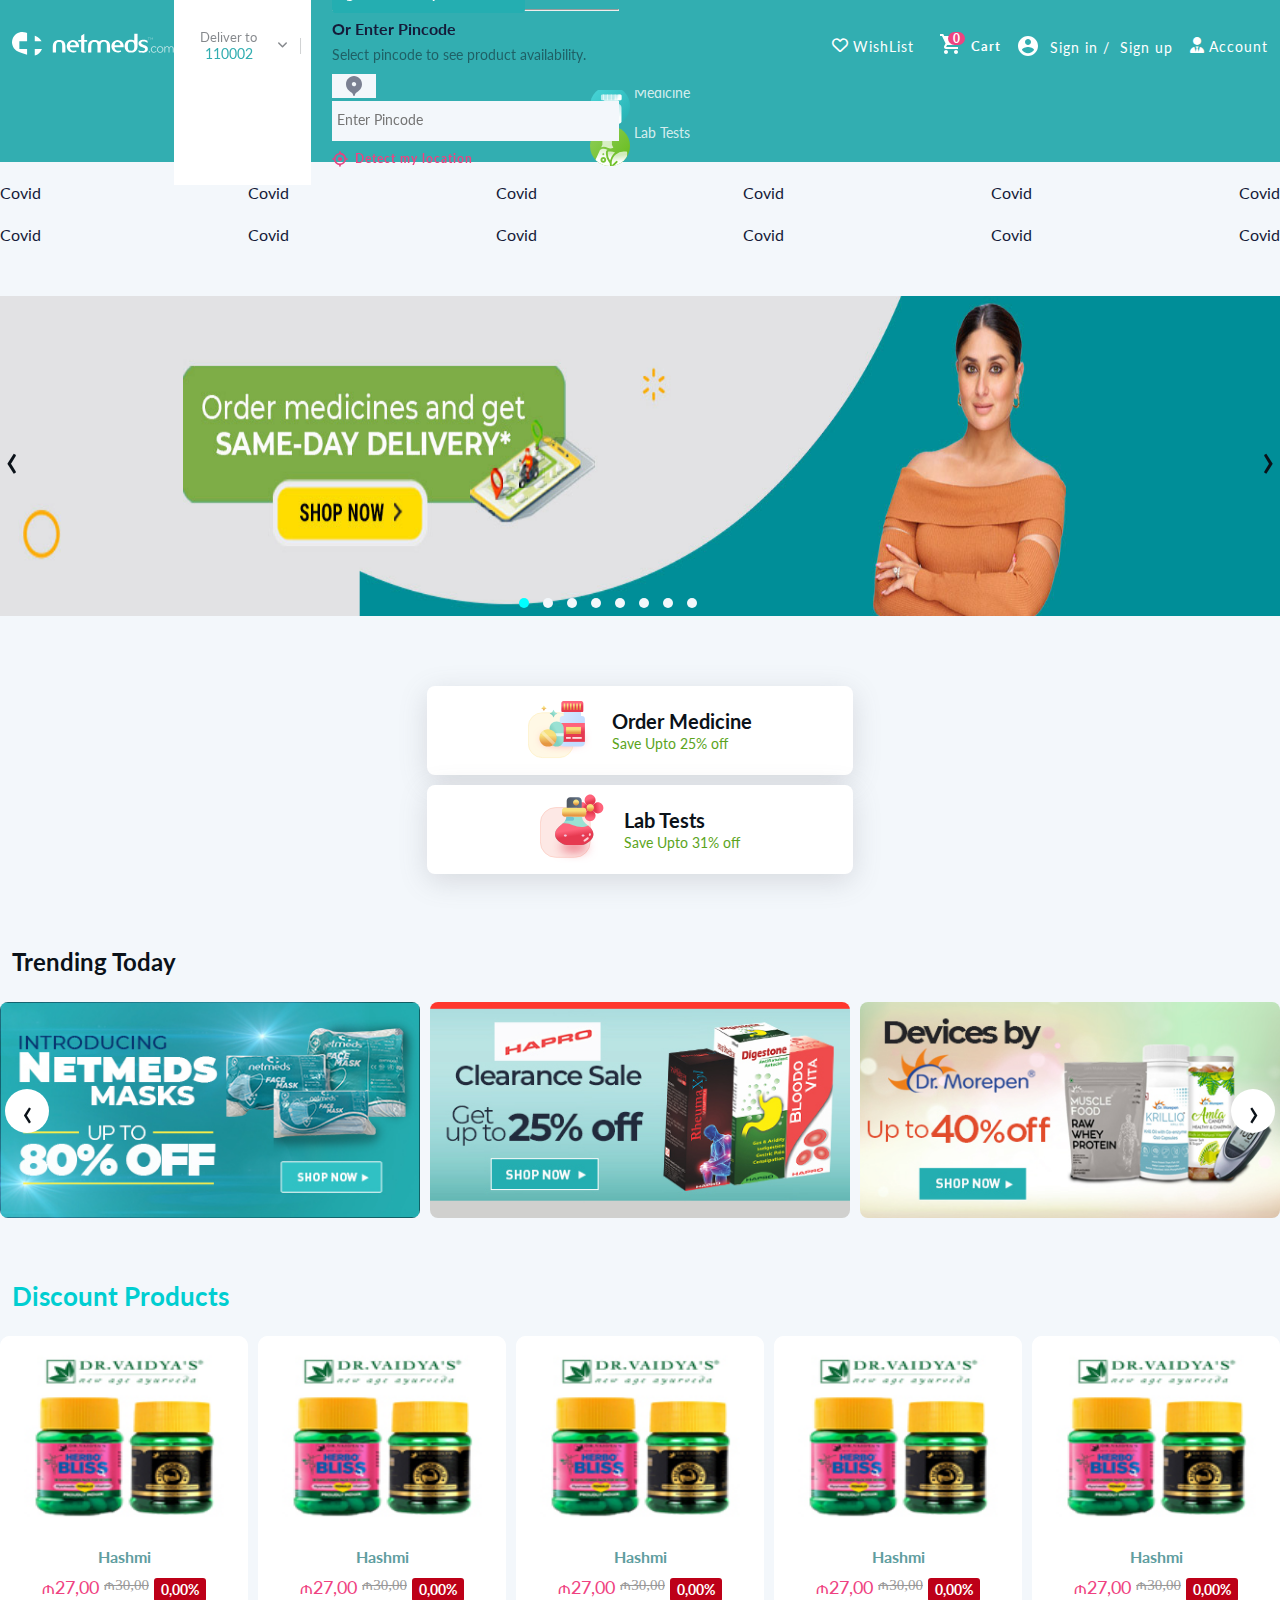
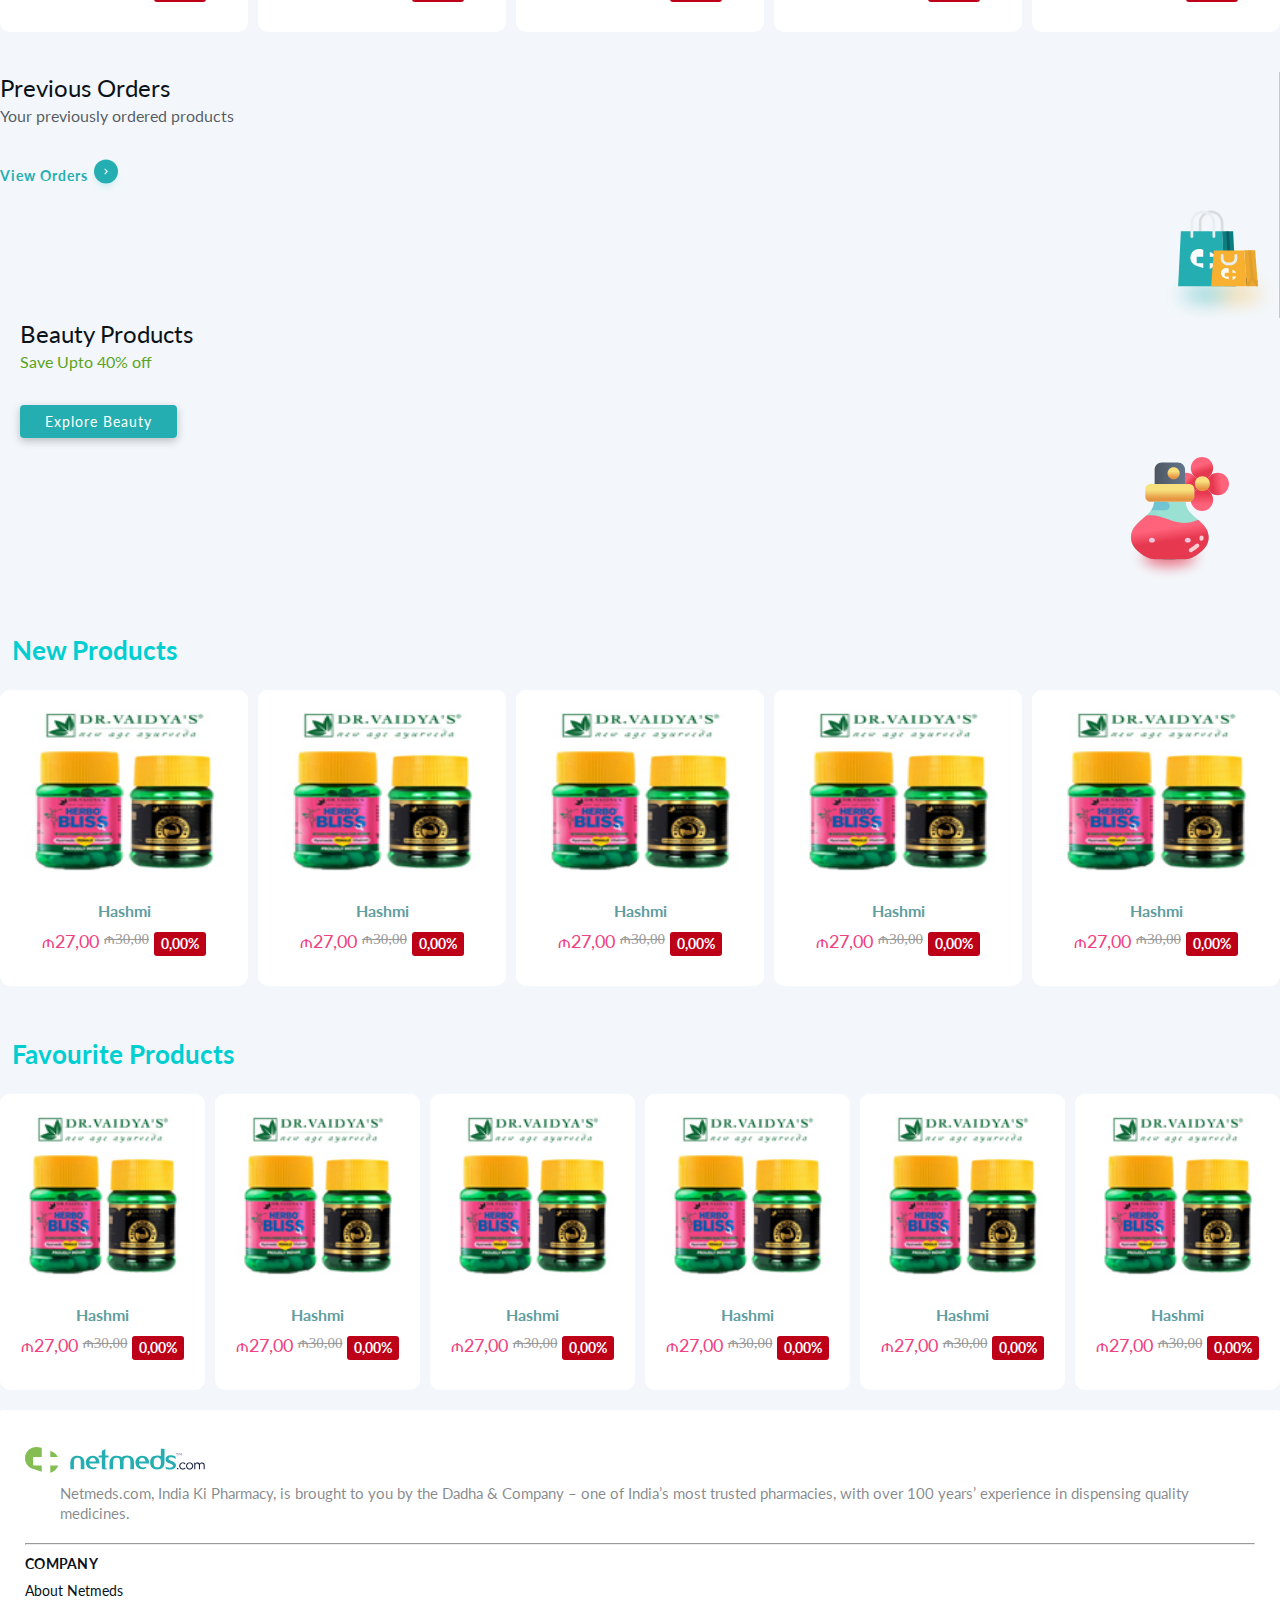
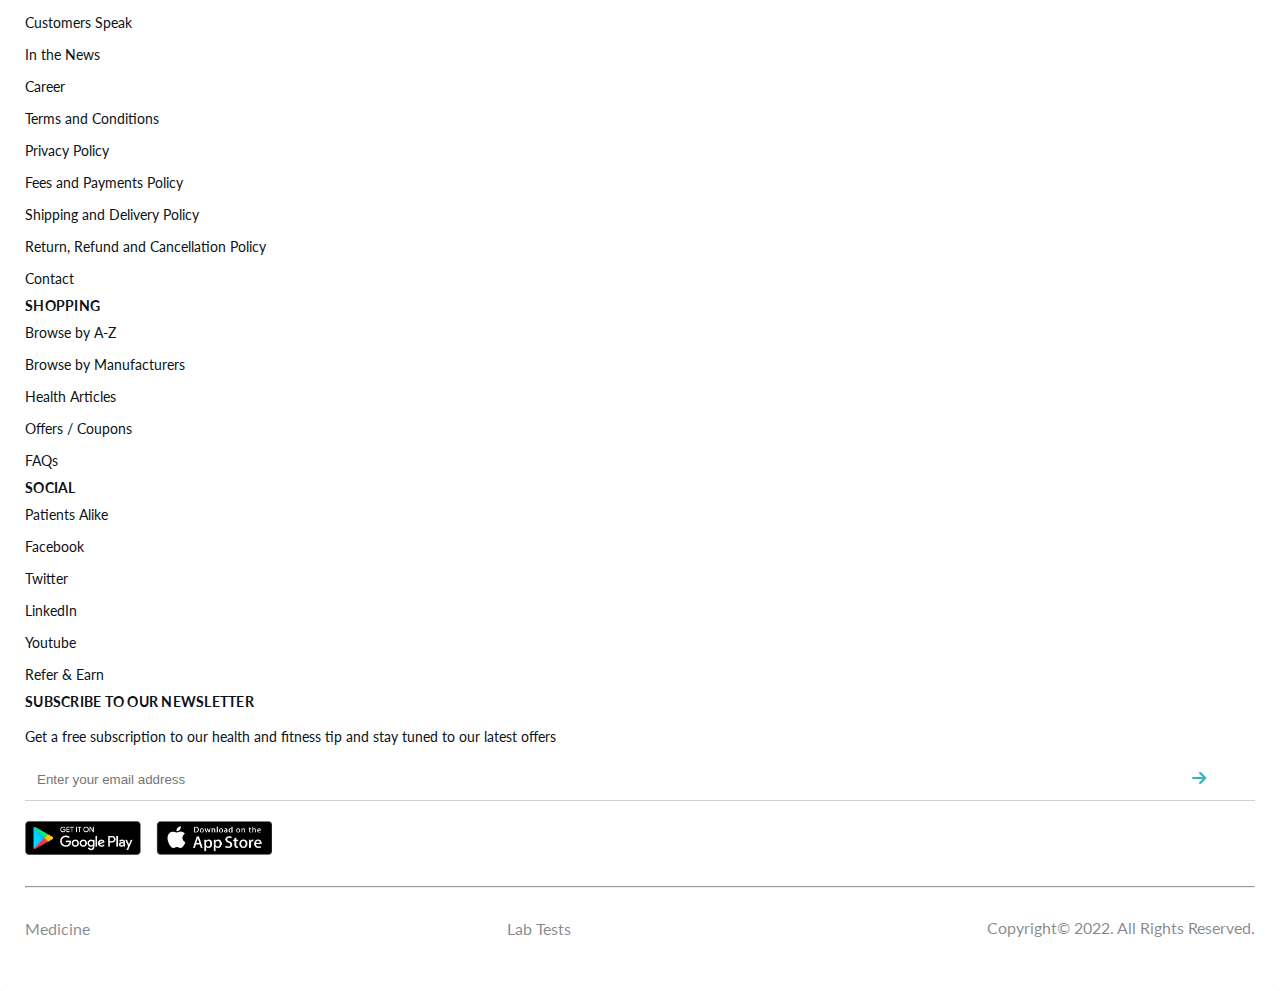
<file: index.html>
<!DOCTYPE html>
<html lang="en">

<head>
    <meta charset="UTF-8">
    <meta http-equiv="X-UA-Compatible" content="IE=edge">
    <meta name="viewport" content="width=device-width, initial-scale=1.0">
    <link href="https://cdn.jsdelivr.net/npm/bootstrap@5.1.3/dist/css/bootstrap.min.css" rel="stylesheet"
        integrity="sha384-1BmE4kWBq78iYhFldvKuhfTAU6auU8tT94WrHftjDbrCEXSU1oBoqyl2QvZ6jIW3" crossorigin="anonymous">
    <link rel="preconnect" href="https://fonts.googleapis.com">
    <link rel="preconnect" href="https://fonts.gstatic.com" crossorigin>
    <link href="https://fonts.googleapis.com/css2?family=Lato:wght@300;400;700&display=swap" rel="stylesheet">
    <link rel="stylesheet" href="https://cdnjs.cloudflare.com/ajax/libs/font-awesome/6.0.0/css/all.min.css"
        integrity="sha512-9usAa10IRO0HhonpyAIVpjrylPvoDwiPUiKdWk5t3PyolY1cOd4DSE0Ga+ri4AuTroPR5aQvXU9xC6qOPnzFeg=="
        crossorigin="anonymous" referrerpolicy="no-referrer" />
    <link rel="stylesheet" href="./css/owl.carousel.min.css">
    <link rel="stylesheet" href="./css/owl.theme.default.min.css">
    <link rel="stylesheet" href="./css/style.css">
    <title>Netmeds.com: Indian Online Pharmacy | Buy Medicines Online, Fast Delivery</title>

</head>

<body>
    <header>
        <div class="container-fluid">
            <div class="row">
                <div class="col-lg-2 p-0 headLogo" style=" display: flex; align-items: center; ">
                    <a href="index.html">
                        <div class="headerLogoImage">
                            <img class="img-fluid" src="./Images/headers/home-logo-netmeds-new.svg"
                                alt="home-logo-netmeds-new">
                        </div>
                    </a>
                </div>
                <div class="col-lg-6 col-md-12 col-sm-12 p-0 headSearch">
                    <form action="#">
                        <div class="input-group">
                            <button class="btn   dropdown-toggle" type="button" data-bs-toggle="dropdown"
                                aria-expanded="false">
                                <span>
                                    Deliver to
                                    <span>110002</span>
                                </span>
                                <i class="ms-2 fa-solid fa-angle-down"></i>
                            </button>
                            <div class="closeSearch">
                                <i class="fa-solid fa-xmark"></i>
                            </div>
                            <div class="dropdown-menu">
                                <div class="menuBox">
                                    <h1>Where do you want the delivery?</h1>
                                    <p>
                                        Get access to your Addresses, Orders, and Wishlist
                                    </p>
                                    <a class="btn btn-primary">Sign in to see your location</a>
                                    <hr>
                                    <h2>Or Enter Pincode</h2>
                                    <p>
                                        Select pincode to see product availability.
                                    </p>

                                    <div class="menuInput d-flex">
                                        <img src="./Images/headers/location-on.svg" alt="">
                                        <input type="tel" name="rel_pincode" id="rel_pincode"
                                            placeholder="Enter Pincode" autocomplete="off" maxlength="6">
                                    </div>
                                    <div class="menuLocation">
                                        <img src="./Images/headers/location-detect.svg" alt="location">
                                        <span>Detect my location</span>
                                    </div>
                                </div>
                            </div>
                            <input autocomplete="off" id="searchBoxInput" type="text" class="form-control"
                                placeholder="Search for medicine & wellness products…"
                                style="border-top-right-radius: 5px;border-bottom-right-radius: 5px;">

                            <div class="col-lg-12">
                                <div class="searchBox">
                                    <ul>
                                        <li>
                                            <i class="fa-solid fa-magnifying-glass"></i>
                                            <a href="#">
                                                Search1
                                            </a>
                                        </li>
                                        <li>
                                            <i class="fa-solid fa-magnifying-glass"></i>
                                            <a href="#">
                                                Search1
                                            </a>
                                        </li>
                                        <li>
                                            <i class="fa-solid fa-magnifying-glass"></i>
                                            <a href="#">
                                                Search1
                                            </a>
                                        </li>
                                        <li>
                                            <i class="fa-solid fa-magnifying-glass"></i>
                                            <a href="#">
                                                Search1
                                            </a>
                                        </li>

                                    </ul>
                                </div>
                            </div>
                        </div>
                    </form>
                </div>
                <div class="col-lg-3 col-md-12 col-sm-12 headUser">
                    <ul>
                        <li>
                            <a href="wishlist.html">
                                <i class="fa-regular fa-heart"></i>
                                <span>WishList</span>
                            </a>
                        </li>
                        <li class="basketA">
                            <a href="basket.html">

                                <div class="basketImage">
                                    <img src="./Images/headers/cart_icon.svg" alt="cart_icon">
                                    <sub>0</sub>
                                </div>
                                <span class="basketCart">Cart</span>

                            </a>
                            <div class="basketHover">
                                <div class="basketTriangle"></div>

                                <div class="basketAHover">
                                    <div class="basketHoverUp">
                                        <h2>
                                            Order Summary
                                        </h2>
                                        <span>
                                            3 item(s)
                                        </span>
                                    </div>

                                    <div class="basketHoverMiddle">
                                        <div class="row">
                                            <div class="itemBasket">
                                                <div class="basketName">Scalpe Plus Anti Dandruff Shampoo 75 ml
                                                </div>
                                                <div class="basketPriceCount">Rs.208.00x1</div>
                                            </div>

                                        </div>
                                    </div>
                                    <div class="basketHoverDown">
                                        <div class="DownLeft">
                                            <h3>
                                                ₼802.64
                                            </h3>
                                            <p>
                                                You save ₼185.36
                                            </p>
                                        </div>
                                        <div class="DownRight">
                                            <a href="basket.html">PROCEED TO CART</a>
                                        </div>
                                    </div>
                                </div>
                            </div>
                        </li>
                        <li class="signInUp">

                            <img src="./Images/headers/profile_icon.svg" alt="profile_icon">

                            <ul>
                                <li>
                                    <a href="login.html">
                                        <span class="signIn">Sign in</span>
                                    </a>
                                </li>
                                <li>
                                    <a href="register.html">
                                        <span>Sign up</span>
                                    </a>
                                </li>
                            </ul>



                        </li>

                        <li class="d-none">
                            <a href="profile.html">
                                <i class="fa-solid fa-user-tie"></i>
                                <span>Account</span>
                            </a>
                        </li>
                    </ul>
                </div>

            </div>
        </div>
    </header>

    <div class="headNavbar">
        <div class="container">
            <div class="row">
                <div class="col    navBox navMed">
                    <img src="./Images/navbars/medicine.svg" alt="medicine">
                    <a class="me-5 nav-link dropdown-toggle" href="#" id="navbarDropdownMenuLink" role="button"
                        aria-expanded="false">
                        Medicine
                    </a>
                    <ul class="dropdown-menu" aria-labelledby="navbarDropdownMenuLink">
                        <li><a class="dropdown-item" href="#">All Medicines</a></li>
                        <li><a class="dropdown-item" href="#">Previously Ordered Products </a></li>
                    </ul>
                </div>
                <div class="col  navBox">
                    <img src="./Images/navbars/diagnostics.svg" alt="diagnostics">
                    <a class=" nav-link" href="./healthpackages.html">Lab Tests</a>
                </div>

            </div>
        </div>

    </div>

    <main>

        <section id="categoryMed">
            <div class="container">
                <div class="row">
                    <div class="col-lg-6 col-md-12 col-sm-12 cateMed ">
                        <div class="col-lg-2">
                            <a href="#">
                                Covid
                            </a>
                        </div>
                        <div class="col-lg-2">
                            <a href="#">
                                Covid
                            </a>
                        </div>
                        <div class="col-lg-2">
                            <a href="#">
                                Covid
                            </a>
                        </div>
                        <div class="col-lg-2">
                            <a href="#">
                                Covid
                            </a>
                        </div>
                        <div class="col-lg-2">
                            <a href="#">
                                Covid
                            </a>
                        </div>
                        <div class="col-lg-2">
                            <a href="#">
                                Covid
                            </a>
                        </div>
                    </div>
                    <div class="col-lg-6 col-md-12 col-sm-12 cateMed ">
                        <div class="col-lg-2">
                            <a href="#">
                                Covid
                            </a>
                        </div>
                        <div class="col-lg-2">
                            <a href="#">
                                Covid
                            </a>
                        </div>
                        <div class="col-lg-2">
                            <a href="#">
                                Covid
                            </a>
                        </div>
                        <div class="col-lg-2">
                            <a href="#">
                                Covid
                            </a>
                        </div>
                        <div class="col-lg-2">
                            <a href="#">
                                Covid
                            </a>
                        </div>
                        <div class="col-lg-2">
                            <a href="#">
                                Covid
                            </a>
                        </div>
                    </div>
                </div>
            </div>
        </section>

        <section id="slider">
            <div class="container-fluid">
                <div class="row">
                    <div class="owl-carousel owl-carousel-slider owl-theme slider p-0 m-0">
                        <div class="item">
                            <img src="./Images/sliders/1629294429_web_same_day.jpg" alt="" width="100%" height="100%">
                        </div>
                        <div class="item">
                            <img src="./Images/sliders/1640966085_Web_Home_title_1680X320.jpg" alt="" width="100%"
                                height="100%">
                        </div>
                        <div class="item">
                            <img src="./Images/sliders/1641292856_jioweb.jpg" alt="" width="100%" height="100%">
                        </div>
                        <div class="item">
                            <img src="./Images/sliders/1641829832_Homebvbbbb.jpg" alt="" width="100%" height="100%">
                        </div>
                        <div class="item">
                            <img src="./Images/sliders/1642404841_Web_Home522.jpg" alt="" width="100%" height="100%">
                        </div>
                        <div class="item">
                            <img src="./Images/sliders/1643089019_Web_Banner_1680x320pxl.jpg" alt="" width="100%"
                                height="100%">
                        </div>
                        <div class="item">
                            <img src="./Images/sliders/1643645501_Home_Banner741.jpg" alt="" width="100%" height="100%">
                        </div>
                        <div class="item">
                            <img src="./Images/sliders/1643645870_Home_Bannerzdfsf.jpg" alt="" width="100%"
                                height="100%">
                        </div>
                    </div>
                </div>
            </div>
        </section>

        <section id="categorySbilab">
            <div class="container-fluid">
                <div class="row">
                    <div class="col-lg-6 col-md-12 col-sm-12 sbiLabBox">
                        <ul>
                            <li class="sbliLabLi">
                                <a href="#">
                                    <ul>
                                        <li>
                                            <div class="sbiLabImage">
                                                <img src="./Images/sbLabs/Wellnessnew.svg" alt="">
                                            </div>
                                        </li>
                                        <li>
                                            <h1>
                                                Order Medicine
                                            </h1>
                                            <p> Save Upto 25% off</p>
                                        </li>
                                    </ul>
                                </a>
                            </li>
                        </ul>
                    </div>
                    <div class="col-lg-6 col-md-12 col-sm-12  sbiLabBox">
                        <ul>
                            <li class="sbliLabLi">
                                <a href="labtests.html">
                                    <ul>
                                        <li>
                                            <div class="sbiLabImage">
                                                <img src="./Images/sbLabs/Beautynew.svg" alt="">
                                            </div>
                                        </li>
                                        <li>
                                            <h1>
                                                Lab Tests
                                            </h1>
                                            <p> Save Upto 31% off</p>
                                        </li>
                                    </ul>
                                </a>
                            </li>
                        </ul>
                    </div>
                </div>
            </div>
        </section>

        <section id="trendingToday">
            <div class="container-fluid">
                <div class="row trendUp">
                    <h1>Trending Today</h1>
                </div>
                <div class="row trendDown">
                    <div class="owl-carousel owl-theme owl-carousel-trending">
                        <div class="item">
                            <img src="./Images/trendingsTodays/1634972793_Netmeds-masks_Mini_Banner__Web.jpg" alt="">
                        </div>
                        <div class="item">
                            <img src="./Images/trendingsTodays/1642681975_Hapro_web.jpg" alt="">
                        </div>
                        <div class="item">
                            <img src="./Images/trendingsTodays/1644506475_Dr_Morepen_web.jpg" alt="">
                        </div>
                        <div class="item">
                            <img src="./Images/trendingsTodays/1644512252_Kairali_web.jpg" alt="">
                        </div>
                        <div class="item">
                            <img src="./Images/trendingsTodays/1644512746_Vadham_web.jpg" alt="">
                        </div>
                        <div class="item">
                            <img src="./Images/trendingsTodays/1644513254_Safent_web.jpg" alt="">
                        </div>
                        <div class="item">
                            <img src="./Images/trendingsTodays/1644517050_KOFOL-Home-Page-Mini-Banner-Web.jpg" alt="">
                        </div>
                    </div>
                </div>
            </div>
        </section>

        <section id="discountOwl">
            <div class="container-fluid">
                <div class="row disUp">
                    <h1>Discount Products </h1>
                </div>
                <div class="row disDown">
                    <div class="owl-carousel owl-theme owl-carousel-discount">
                        <div class="item">
                            <div class="disImage">
                                <a href="#">
                                    <img class="img-fluid" src="./Images/discountsOwls/dr-vaidyas.jpg" alt="">
                                </a>
                            </div>
                            <a href="#">
                                <h2>
                                    Hashmi
                                </h2>
                            </a>
                            <div class="disPrice">
                                <p> ₼27,00</p>
                                <del> ₼30,00</del>
                                <span> 0,00%</span>
                            </div>
                            <div class="notStock ">
                                <h1>Not Stock</h1>
                            </div>
                            <div class="basketIcon">
                                <a href="#">
                                    <i class="fa-solid fa-basket-shopping"></i>
                                </a>
                            </div>
                            <div class="wishIcon">
                                <a href="#">
                                    <i class="fa-regular fa-heart"></i>
                                </a>
                            </div>

                        </div>
                        <div class="item">
                            <div class="disImage">
                                <a href="#">
                                    <img class="img-fluid" src="./Images/discountsOwls/dr-vaidyas.jpg" alt="">
                                </a>
                            </div>
                            <a href="#">
                                <h2>
                                    Hashmi
                                </h2>
                            </a>
                            <div class="disPrice">
                                <p> ₼27,00</p>
                                <del> ₼30,00</del>
                                <span> 0,00%</span>
                            </div>
                            <div class="notStock ">
                                <h1>Not Stock</h1>
                            </div>
                            <div class="basketIcon">
                                <a href="#">
                                    <i class="fa-solid fa-basket-shopping"></i>
                                </a>
                            </div>
                            <div class="wishIcon">
                                <a href="#">
                                    <i class="fa-regular fa-heart"></i>
                                </a>
                            </div>

                        </div>
                        <div class="item">
                            <div class="disImage">
                                <a href="#">
                                    <img class="img-fluid" src="./Images/discountsOwls/dr-vaidyas.jpg" alt="">
                                </a>
                            </div>
                            <a href="#">
                                <h2>
                                    Hashmi
                                </h2>
                            </a>
                            <div class="disPrice">
                                <p> ₼27,00</p>
                                <del> ₼30,00</del>
                                <span> 0,00%</span>
                            </div>
                            <div class="notStock ">
                                <h1>Not Stock</h1>
                            </div>
                            <div class="basketIcon">
                                <a href="#">
                                    <i class="fa-solid fa-basket-shopping"></i>
                                </a>
                            </div>
                            <div class="wishIcon">
                                <a href="#">
                                    <i class="fa-regular fa-heart"></i>
                                </a>
                            </div>

                        </div>
                        <div class="item">
                            <div class="disImage">
                                <a href="#">
                                    <img class="img-fluid" src="./Images/discountsOwls/dr-vaidyas.jpg" alt="">
                                </a>
                            </div>
                            <a href="#">
                                <h2>
                                    Hashmi
                                </h2>
                            </a>
                            <div class="disPrice">
                                <p> ₼27,00</p>
                                <del> ₼30,00</del>
                                <span> 0,00%</span>
                            </div>
                            <div class="notStock ">
                                <h1>Not Stock</h1>
                            </div>
                            <div class="basketIcon">
                                <a href="#">
                                    <i class="fa-solid fa-basket-shopping"></i>
                                </a>
                            </div>
                            <div class="wishIcon">
                                <a href="#">
                                    <i class="fa-regular fa-heart"></i>
                                </a>
                            </div>

                        </div>
                        <div class="item">
                            <div class="disImage">
                                <a href="#">
                                    <img class="img-fluid" src="./Images/discountsOwls/dr-vaidyas.jpg" alt="">
                                </a>
                            </div>
                            <a href="#">
                                <h2>
                                    Hashmi
                                </h2>
                            </a>
                            <div class="disPrice">
                                <p> ₼27,00</p>
                                <del> ₼30,00</del>
                                <span> 0,00%</span>
                            </div>
                            <div class="notStock ">
                                <h1>Not Stock</h1>
                            </div>
                            <div class="basketIcon">
                                <a href="#">
                                    <i class="fa-solid fa-basket-shopping"></i>
                                </a>
                            </div>
                            <div class="wishIcon">
                                <a href="#">
                                    <i class="fa-regular fa-heart"></i>
                                </a>
                            </div>

                        </div>
                        <div class="item">
                            <div class="disImage">
                                <a href="#">
                                    <img class="img-fluid" src="./Images/discountsOwls/dr-vaidyas.jpg" alt="">
                                </a>
                            </div>
                            <a href="#">
                                <h2>
                                    Hashmi
                                </h2>
                            </a>
                            <div class="disPrice">
                                <p> ₼27,00</p>
                                <del> ₼30,00</del>
                                <span> 0,00%</span>
                            </div>
                            <div class="notStock ">
                                <h1>Not Stock</h1>
                            </div>
                            <div class="basketIcon">
                                <a href="#">
                                    <i class="fa-solid fa-basket-shopping"></i>
                                </a>
                            </div>
                            <div class="wishIcon">
                                <a href="#">
                                    <i class="fa-regular fa-heart"></i>
                                </a>
                            </div>

                        </div>
                        <div class="item">
                            <div class="disImage">
                                <a href="#">
                                    <img class="img-fluid" src="./Images/discountsOwls/dr-vaidyas.jpg" alt="">
                                </a>
                            </div>
                            <a href="#">
                                <h2>
                                    Hashmi
                                </h2>
                            </a>
                            <div class="disPrice">
                                <p> ₼27,00</p>
                                <del> ₼30,00</del>
                                <span> 0,00%</span>
                            </div>
                            <div class="notStock ">
                                <h1>Not Stock</h1>
                            </div>
                            <div class="basketIcon">
                                <a href="#">
                                    <i class="fa-solid fa-basket-shopping"></i>
                                </a>
                            </div>
                            <div class="wishIcon">
                                <a href="#">
                                    <i class="fa-regular fa-heart"></i>
                                </a>
                            </div>

                        </div>
                        <div class="item">
                            <div class="disImage">
                                <a href="#">
                                    <img class="img-fluid" src="./Images/discountsOwls/dr-vaidyas.jpg" alt="">
                                </a>
                            </div>
                            <a href="#">
                                <h2>
                                    Hashmi
                                </h2>
                            </a>
                            <div class="disPrice">
                                <p> ₼27,00</p>
                                <del> ₼30,00</del>
                                <span> 0,00%</span>
                            </div>
                            <div class="notStock ">
                                <h1>Not Stock</h1>
                            </div>
                            <div class="basketIcon">
                                <a href="#">
                                    <i class="fa-solid fa-basket-shopping"></i>
                                </a>
                            </div>
                            <div class="wishIcon">
                                <a href="#">
                                    <i class="fa-regular fa-heart"></i>
                                </a>
                            </div>

                        </div>
                        <div class="item">
                            <div class="disImage">
                                <a href="#">
                                    <img class="img-fluid" src="./Images/discountsOwls/dr-vaidyas.jpg" alt="">
                                </a>
                            </div>
                            <a href="#">
                                <h2>
                                    Hashmi
                                </h2>
                            </a>
                            <div class="disPrice">
                                <p> ₼27,00</p>
                                <del> ₼30,00</del>
                                <span> 0,00%</span>
                            </div>
                            <div class="notStock ">
                                <h1>Not Stock</h1>
                            </div>
                            <div class="basketIcon">
                                <a href="#">
                                    <i class="fa-solid fa-basket-shopping"></i>
                                </a>
                            </div>
                            <div class="wishIcon">
                                <a href="#">
                                    <i class="fa-regular fa-heart"></i>
                                </a>
                            </div>

                        </div>

                    </div>
                </div>
            </div>
        </section>

        <section id="orderBeauty">
            <div class="container">
                <div class="row">
                    <div class="col-lg-6 OrderB">
                        <div class="row">
                            <div class="col-lg-6 leftOrder">
                                <h1>
                                    Previous Orders
                                </h1>
                                <p>
                                    Your previously ordered products
                                </p>
                                <a href="#">
                                    <span>View Orders</span>
                                    <img src="./Images/orderBeautys/arrow_mark.svg" alt="">
                                </a>
                            </div>
                            <div class="col-lg-6 orderRight">
                                <img src="./Images/orderBeautys/previous_orders.svg" alt="">
                            </div>
                        </div>
                    </div>
                    <div class="col-lg-6 Beauty">
                        <div class="row">
                            <div class="col-lg-6 leftBeauty">
                                <h1>
                                    Beauty Products
                                </h1>
                                <p>
                                    Save Upto 40% off
                                </p>
                                <a href="#">
                                    Explore Beauty
                                </a>
                            </div>
                            <div class="col-lg-6 beautyRight">
                                <img src="./Images/orderBeautys/beauty_products.svg" alt="">
                            </div>
                        </div>
                    </div>
                </div>
            </div>
        </section>

        <section id="newProduct">
            <div class="container-fluid">
                <div class="row newProUp">
                    <h1>New Products </h1>
                </div>
                <div class="row newProDown">
                    <div class="owl-carousel owl-theme owl-carousel-newproduct">
                        <div class="item">
                            <div class="disImage">
                                <a href="#">
                                    <img class="img-fluid" src="./Images/discountsOwls/dr-vaidyas.jpg" alt="">
                                </a>
                            </div>
                            <a href="#">
                                <h2>
                                    Hashmi
                                </h2>
                            </a>
                            <div class="disPrice">
                                <p> ₼27,00</p>
                                <del> ₼30,00</del>
                                <span> 0,00%</span>
                            </div>
                            <div class="notStock ">
                                <h1>Not Stock</h1>
                            </div>
                            <div class="basketIcon">
                                <a href="#">
                                    <i class="fa-solid fa-basket-shopping"></i>
                                </a>
                            </div>
                            <div class="wishIcon">
                                <a href="#">
                                    <i class="fa-regular fa-heart"></i>
                                </a>
                            </div>

                        </div>
                        <div class="item">
                            <div class="disImage">
                                <a href="#">
                                    <img class="img-fluid" src="./Images/discountsOwls/dr-vaidyas.jpg" alt="">
                                </a>
                            </div>
                            <a href="#">
                                <h2>
                                    Hashmi
                                </h2>
                            </a>
                            <div class="disPrice">
                                <p> ₼27,00</p>
                                <del> ₼30,00</del>
                                <span> 0,00%</span>
                            </div>
                            <div class="notStock ">
                                <h1>Not Stock</h1>
                            </div>
                            <div class="basketIcon">
                                <a href="#">
                                    <i class="fa-solid fa-basket-shopping"></i>
                                </a>
                            </div>
                            <div class="wishIcon">
                                <a href="#">
                                    <i class="fa-regular fa-heart"></i>
                                </a>
                            </div>

                        </div>
                        <div class="item">
                            <div class="disImage">
                                <a href="#">
                                    <img class="img-fluid" src="./Images/discountsOwls/dr-vaidyas.jpg" alt="">
                                </a>
                            </div>
                            <a href="#">
                                <h2>
                                    Hashmi
                                </h2>
                            </a>
                            <div class="disPrice">
                                <p> ₼27,00</p>
                                <del> ₼30,00</del>
                                <span> 0,00%</span>
                            </div>
                            <div class="notStock ">
                                <h1>Not Stock</h1>
                            </div>
                            <div class="basketIcon">
                                <a href="#">
                                    <i class="fa-solid fa-basket-shopping"></i>
                                </a>
                            </div>
                            <div class="wishIcon">
                                <a href="#">
                                    <i class="fa-regular fa-heart"></i>
                                </a>
                            </div>

                        </div>
                        <div class="item">
                            <div class="disImage">
                                <a href="#">
                                    <img class="img-fluid" src="./Images/discountsOwls/dr-vaidyas.jpg" alt="">
                                </a>
                            </div>
                            <a href="#">
                                <h2>
                                    Hashmi
                                </h2>
                            </a>
                            <div class="disPrice">
                                <p> ₼27,00</p>
                                <del> ₼30,00</del>
                                <span> 0,00%</span>
                            </div>
                            <div class="notStock ">
                                <h1>Not Stock</h1>
                            </div>
                            <div class="basketIcon">
                                <a href="#">
                                    <i class="fa-solid fa-basket-shopping"></i>
                                </a>
                            </div>
                            <div class="wishIcon">
                                <a href="#">
                                    <i class="fa-regular fa-heart"></i>
                                </a>
                            </div>

                        </div>
                        <div class="item">
                            <div class="disImage">
                                <a href="#">
                                    <img class="img-fluid" src="./Images/discountsOwls/dr-vaidyas.jpg" alt="">
                                </a>
                            </div>
                            <a href="#">
                                <h2>
                                    Hashmi
                                </h2>
                            </a>
                            <div class="disPrice">
                                <p> ₼27,00</p>
                                <del> ₼30,00</del>
                                <span> 0,00%</span>
                            </div>
                            <div class="notStock ">
                                <h1>Not Stock</h1>
                            </div>
                            <div class="basketIcon">
                                <a href="#">
                                    <i class="fa-solid fa-basket-shopping"></i>
                                </a>
                            </div>
                            <div class="wishIcon">
                                <a href="#">
                                    <i class="fa-regular fa-heart"></i>
                                </a>
                            </div>

                        </div>
                        <div class="item">
                            <div class="disImage">
                                <a href="#">
                                    <img class="img-fluid" src="./Images/discountsOwls/dr-vaidyas.jpg" alt="">
                                </a>
                            </div>
                            <a href="#">
                                <h2>
                                    Hashmi
                                </h2>
                            </a>
                            <div class="disPrice">
                                <p> ₼27,00</p>
                                <del> ₼30,00</del>
                                <span> 0,00%</span>
                            </div>
                            <div class="notStock ">
                                <h1>Not Stock</h1>
                            </div>
                            <div class="basketIcon">
                                <a href="#">
                                    <i class="fa-solid fa-basket-shopping"></i>
                                </a>
                            </div>
                            <div class="wishIcon">
                                <a href="#">
                                    <i class="fa-regular fa-heart"></i>
                                </a>
                            </div>

                        </div>
                        <div class="item">
                            <div class="disImage">
                                <a href="#">
                                    <img class="img-fluid" src="./Images/discountsOwls/dr-vaidyas.jpg" alt="">
                                </a>
                            </div>
                            <a href="#">
                                <h2>
                                    Hashmi
                                </h2>
                            </a>
                            <div class="disPrice">
                                <p> ₼27,00</p>
                                <del> ₼30,00</del>
                                <span> 0,00%</span>
                            </div>
                            <div class="notStock ">
                                <h1>Not Stock</h1>
                            </div>
                            <div class="basketIcon">
                                <a href="#">
                                    <i class="fa-solid fa-basket-shopping"></i>
                                </a>
                            </div>
                            <div class="wishIcon">
                                <a href="#">
                                    <i class="fa-regular fa-heart"></i>
                                </a>
                            </div>

                        </div>
                        <div class="item">
                            <div class="disImage">
                                <a href="#">
                                    <img class="img-fluid" src="./Images/discountsOwls/dr-vaidyas.jpg" alt="">
                                </a>
                            </div>
                            <a href="#">
                                <h2>
                                    Hashmi
                                </h2>
                            </a>
                            <div class="disPrice">
                                <p> ₼27,00</p>
                                <del> ₼30,00</del>
                                <span> 0,00%</span>
                            </div>
                            <div class="notStock ">
                                <h1>Not Stock</h1>
                            </div>
                            <div class="basketIcon">
                                <a href="#">
                                    <i class="fa-solid fa-basket-shopping"></i>
                                </a>
                            </div>
                            <div class="wishIcon">
                                <a href="#">
                                    <i class="fa-regular fa-heart"></i>
                                </a>
                            </div>

                        </div>
                        <div class="item">
                            <div class="disImage">
                                <a href="#">
                                    <img class="img-fluid" src="./Images/discountsOwls/dr-vaidyas.jpg" alt="">
                                </a>
                            </div>
                            <a href="#">
                                <h2>
                                    Hashmi
                                </h2>
                            </a>
                            <div class="disPrice">
                                <p> ₼27,00</p>
                                <del> ₼30,00</del>
                                <span> 0,00%</span>
                            </div>
                            <div class="notStock ">
                                <h1>Not Stock</h1>
                            </div>
                            <div class="basketIcon">
                                <a href="#">
                                    <i class="fa-solid fa-basket-shopping"></i>
                                </a>
                            </div>
                            <div class="wishIcon">
                                <a href="#">
                                    <i class="fa-regular fa-heart"></i>
                                </a>
                            </div>

                        </div>
                        <div class="item">
                            <div class="disImage">
                                <a href="#">
                                    <img class="img-fluid" src="./Images/discountsOwls/dr-vaidyas.jpg" alt="">
                                </a>
                            </div>
                            <a href="#">
                                <h2>
                                    Hashmi
                                </h2>
                            </a>
                            <div class="disPrice">
                                <p> ₼27,00</p>
                                <del> ₼30,00</del>
                                <span> 0,00%</span>
                            </div>
                            <div class="notStock ">
                                <h1>Not Stock</h1>
                            </div>
                            <div class="basketIcon">
                                <a href="#">
                                    <i class="fa-solid fa-basket-shopping"></i>
                                </a>
                            </div>
                            <div class="wishIcon">
                                <a href="#">
                                    <i class="fa-regular fa-heart"></i>
                                </a>
                            </div>

                        </div>
                        <div class="item">
                            <div class="disImage">
                                <a href="#">
                                    <img class="img-fluid" src="./Images/discountsOwls/dr-vaidyas.jpg" alt="">
                                </a>
                            </div>
                            <a href="#">
                                <h2>
                                    Hashmi
                                </h2>
                            </a>
                            <div class="disPrice">
                                <p> ₼27,00</p>
                                <del> ₼30,00</del>
                                <span> 0,00%</span>
                            </div>
                            <div class="notStock ">
                                <h1>Not Stock</h1>
                            </div>
                            <div class="basketIcon">
                                <a href="#">
                                    <i class="fa-solid fa-basket-shopping"></i>
                                </a>
                            </div>
                            <div class="wishIcon">
                                <a href="#">
                                    <i class="fa-regular fa-heart"></i>
                                </a>
                            </div>

                        </div>
                    </div>
                </div>
            </div>
        </section>

        <section id="favProduct">
            <div class="container-fluid">
                <div class="row favProUp">
                    <h1>Favourite Products </h1>
                </div>
                <div class="row favProDown">
                    <div class="owl-carousel owl-theme owl-carousel-favproduct">

                        <div class="item">
                            <div class="disImage">
                                <a href="#">
                                    <img class="img-fluid" src="./Images/discountsOwls/dr-vaidyas.jpg" alt="">
                                </a>
                            </div>
                            <a href="#">
                                <h2>
                                    Hashmi
                                </h2>
                            </a>
                            <div class="disPrice">
                                <p> ₼27,00</p>
                                <del> ₼30,00</del>
                                <span> 0,00%</span>
                            </div>
                            <div class="notStock ">
                                <h1>Not Stock</h1>
                            </div>
                            <div class="basketIcon">
                                <a href="#">
                                    <i class="fa-solid fa-basket-shopping"></i>
                                </a>
                            </div>
                            <div class="wishIcon">
                                <a href="#">
                                    <i class="fa-regular fa-heart"></i>
                                </a>
                            </div>

                        </div>
                        <div class="item">
                            <div class="disImage">
                                <a href="#">
                                    <img class="img-fluid" src="./Images/discountsOwls/dr-vaidyas.jpg" alt="">
                                </a>
                            </div>
                            <a href="#">
                                <h2>
                                    Hashmi
                                </h2>
                            </a>
                            <div class="disPrice">
                                <p> ₼27,00</p>
                                <del> ₼30,00</del>
                                <span> 0,00%</span>
                            </div>
                            <div class="notStock ">
                                <h1>Not Stock</h1>
                            </div>
                            <div class="basketIcon">
                                <a href="#">
                                    <i class="fa-solid fa-basket-shopping"></i>
                                </a>
                            </div>
                            <div class="wishIcon">
                                <a href="#">
                                    <i class="fa-regular fa-heart"></i>
                                </a>
                            </div>

                        </div>
                        <div class="item">
                            <div class="disImage">
                                <a href="#">
                                    <img class="img-fluid" src="./Images/discountsOwls/dr-vaidyas.jpg" alt="">
                                </a>
                            </div>
                            <a href="#">
                                <h2>
                                    Hashmi
                                </h2>
                            </a>
                            <div class="disPrice">
                                <p> ₼27,00</p>
                                <del> ₼30,00</del>
                                <span> 0,00%</span>
                            </div>
                            <div class="notStock ">
                                <h1>Not Stock</h1>
                            </div>
                            <div class="basketIcon">
                                <a href="#">
                                    <i class="fa-solid fa-basket-shopping"></i>
                                </a>
                            </div>
                            <div class="wishIcon">
                                <a href="#">
                                    <i class="fa-regular fa-heart"></i>
                                </a>
                            </div>

                        </div>
                        <div class="item">
                            <div class="disImage">
                                <a href="#">
                                    <img class="img-fluid" src="./Images/discountsOwls/dr-vaidyas.jpg" alt="">
                                </a>
                            </div>
                            <a href="#">
                                <h2>
                                    Hashmi
                                </h2>
                            </a>
                            <div class="disPrice">
                                <p> ₼27,00</p>
                                <del> ₼30,00</del>
                                <span> 0,00%</span>
                            </div>
                            <div class="notStock ">
                                <h1>Not Stock</h1>
                            </div>
                            <div class="basketIcon">
                                <a href="#">
                                    <i class="fa-solid fa-basket-shopping"></i>
                                </a>
                            </div>
                            <div class="wishIcon">
                                <a href="#">
                                    <i class="fa-regular fa-heart"></i>
                                </a>
                            </div>

                        </div>
                        <div class="item">
                            <div class="disImage">
                                <a href="#">
                                    <img class="img-fluid" src="./Images/discountsOwls/dr-vaidyas.jpg" alt="">
                                </a>
                            </div>
                            <a href="#">
                                <h2>
                                    Hashmi
                                </h2>
                            </a>
                            <div class="disPrice">
                                <p> ₼27,00</p>
                                <del> ₼30,00</del>
                                <span> 0,00%</span>
                            </div>
                            <div class="notStock ">
                                <h1>Not Stock</h1>
                            </div>
                            <div class="basketIcon">
                                <a href="#">
                                    <i class="fa-solid fa-basket-shopping"></i>
                                </a>
                            </div>
                            <div class="wishIcon">
                                <a href="#">
                                    <i class="fa-regular fa-heart"></i>
                                </a>
                            </div>

                        </div>
                        <div class="item">
                            <div class="disImage">
                                <a href="#">
                                    <img class="img-fluid" src="./Images/discountsOwls/dr-vaidyas.jpg" alt="">
                                </a>
                            </div>
                            <a href="#">
                                <h2>
                                    Hashmi
                                </h2>
                            </a>
                            <div class="disPrice">
                                <p> ₼27,00</p>
                                <del> ₼30,00</del>
                                <span> 0,00%</span>
                            </div>
                            <div class="notStock ">
                                <h1>Not Stock</h1>
                            </div>
                            <div class="basketIcon">
                                <a href="#">
                                    <i class="fa-solid fa-basket-shopping"></i>
                                </a>
                            </div>
                            <div class="wishIcon">
                                <a href="#">
                                    <i class="fa-regular fa-heart"></i>
                                </a>
                            </div>

                        </div>
                        <div class="item">
                            <div class="disImage">
                                <a href="#">
                                    <img class="img-fluid" src="./Images/discountsOwls/dr-vaidyas.jpg" alt="">
                                </a>
                            </div>
                            <a href="#">
                                <h2>
                                    Hashmi
                                </h2>
                            </a>
                            <div class="disPrice">
                                <p> ₼27,00</p>
                                <del> ₼30,00</del>
                                <span> 0,00%</span>
                            </div>
                            <div class="notStock ">
                                <h1>Not Stock</h1>
                            </div>
                            <div class="basketIcon">
                                <a href="#">
                                    <i class="fa-solid fa-basket-shopping"></i>
                                </a>
                            </div>
                            <div class="wishIcon">
                                <a href="#">
                                    <i class="fa-regular fa-heart"></i>
                                </a>
                            </div>

                        </div>
                        <div class="item">
                            <div class="disImage">
                                <a href="#">
                                    <img class="img-fluid" src="./Images/discountsOwls/dr-vaidyas.jpg" alt="">
                                </a>
                            </div>
                            <a href="#">
                                <h2>
                                    Hashmi
                                </h2>
                            </a>
                            <div class="disPrice">
                                <p> ₼27,00</p>
                                <del> ₼30,00</del>
                                <span> 0,00%</span>
                            </div>
                            <div class="notStock ">
                                <h1>Not Stock</h1>
                            </div>
                            <div class="basketIcon">
                                <a href="#">
                                    <i class="fa-solid fa-basket-shopping"></i>
                                </a>
                            </div>
                            <div class="wishIcon">
                                <a href="#">
                                    <i class="fa-regular fa-heart"></i>
                                </a>
                            </div>

                        </div>
                        <div class="item">
                            <div class="disImage">
                                <a href="#">
                                    <img class="img-fluid" src="./Images/discountsOwls/dr-vaidyas.jpg" alt="">
                                </a>
                            </div>
                            <a href="#">
                                <h2>
                                    Hashmi
                                </h2>
                            </a>
                            <div class="disPrice">
                                <p> ₼27,00</p>
                                <del> ₼30,00</del>
                                <span> 0,00%</span>
                            </div>
                            <div class="notStock ">
                                <h1>Not Stock</h1>
                            </div>
                            <div class="basketIcon">
                                <a href="#">
                                    <i class="fa-solid fa-basket-shopping"></i>
                                </a>
                            </div>
                            <div class="wishIcon">
                                <a href="#">
                                    <i class="fa-regular fa-heart"></i>
                                </a>
                            </div>

                        </div>
                    </div>
                </div>
            </div>
        </section>

    </main>

    <footer>
        <div class="container-fluid">
            <div class="row footUp">
                <div class="col-lg-2 footImage">
                    <img src="./Images/footers/netmeds-footer-logo.svg" alt="footer-logo">
                </div>
                <div class="col-lg-7">
                    <p>
                        Netmeds.com, India Ki Pharmacy, is brought to you by the Dadha & Company – one of India’s most
                        trusted pharmacies, with over 100 years’ experience in dispensing quality medicines.
                    </p>
                </div>

            </div>
            <hr>
            <div class="row footMiddle">
                <div class="col-lg-4 footCompany">
                    <ul>
                        <li>
                            <h2>Company</h2>
                        </li>
                        <li><a href="#">About Netmeds</a></li>
                        <li><a href="#">Customers Speak</a></li>
                        <li><a href="#">In the News</a></li>
                        <li><a href="#">Career</a>
                        </li>
                        <li><a href="#">Terms and Conditions</a></li>
                        <li><a href="#">Privacy Policy</a></li>
                        <li><a href="#">Fees and Payments Policy</a></li>
                        <li><a href="#">Shipping and Delivery
                                Policy</a>
                        </li>
                        <li><a href="#">Return, Refund and
                                Cancellation Policy</a></li>
                        <li><a href="#">Contact</a></li>
                    </ul>
                </div>
                <div class="col-lg-3 footShopping">
                    <ul>
                        <li>
                            <h2>Shopping</h2>
                        </li>
                        <li><a href="#">Browse by A-Z</a></li>
                        <li><a href="#">Browse by Manufacturers</a></li>
                        <li><a href="#">Health Articles</a></li>
                        <li><a href="#">Offers / Coupons</a></li>
                        <li><a href="#">FAQs</a></li>
                    </ul>
                </div>
                <div class="col-lg-2 footSocial">
                    <ul>
                        <li>
                            <h2>Social</h2>
                        </li>
                        <li><a target="_blank" href="https://www.netmeds.com/patientsalike/">Patients Alike</a></li>
                        <li><a target="_blank" href="https://www.facebook.com/NetMeds/">Facebook</a></li>
                        <li><a target="_blank" href="https://twitter.com/NetMeds">Twitter</a></li>
                        <li><a target="_blank"
                                href="https://in.linkedin.com/company/netmeds-marketplace-limited">LinkedIn</a></li>
                        <li><a target="_blank"
                                href="https://www.youtube.com/channel/UCNuPx810akEPrbwAUpdNPyw">Youtube</a></li>
                        <li><a target="_blank" href="#">Refer &amp; Earn</a></li>
                    </ul>
                </div>
                <div class="col-lg-3 footSubscribe">
                    <h2>
                        SUBSCRIBE TO OUR NEWSLETTER
                    </h2>
                    <p>
                        Get a free subscription to our health and fitness tip and stay tuned to our latest offers
                    </p>
                    <form action="#">
                        <input type="text" class="form-control" placeholder="Enter your email address">
                        <i class="fa-solid fa-arrow-right"></i>
                    </form>
                    <ul>
                        <li>
                            <a href="https://play.google.com/store/apps/details?id=com.NetmedsMarketplace.Netmeds&hl=en"
                                target="_blank">
                                <img src="./Images/footers/play_store.png" alt="">
                            </a>
                        </li>
                        <li>
                            <a href="https://apps.apple.com/in/app/netmeds-india-ki-pharmacy/id1011070011"
                                target="_blank">
                                <img src="./Images/footers/app_store.png" alt="">
                            </a>
                        </li>
                    </ul>
                </div>
            </div>
            <hr>

            <div class="row copyRight">
                <div class="col-lg-4 copyBox ">
                    <a href="#">Medicine</a>

                </div>
                <div class="col-lg-4 copyBox">
                    <a href="#">Lab Tests</a>


                </div>
                <div class="col-lg-4 copyBox">
                    <p>Copyright© 2022. All Rights Reserved.</p>
                </div>

            </div>
        </div>
    </footer>


    <script src="https://cdn.jsdelivr.net/npm/@popperjs/core@2.10.2/dist/umd/popper.min.js"
        integrity="sha384-7+zCNj/IqJ95wo16oMtfsKbZ9ccEh31eOz1HGyDuCQ6wgnyJNSYdrPa03rtR1zdB" crossorigin="anonymous">
    </script>
    <script src="https://cdn.jsdelivr.net/npm/bootstrap@5.1.3/dist/js/bootstrap.min.js"
        integrity="sha384-QJHtvGhmr9XOIpI6YVutG+2QOK9T+ZnN4kzFN1RtK3zEFEIsxhlmWl5/YESvpZ13" crossorigin="anonymous">
    </script>
    <script src="https://cdnjs.cloudflare.com/ajax/libs/jquery/3.6.0/jquery.min.js"
        integrity="sha512-894YE6QWD5I59HgZOGReFYm4dnWc1Qt5NtvYSaNcOP+u1T9qYdvdihz0PPSiiqn/+/3e7Jo4EaG7TubfWGUrMQ=="
        crossorigin="anonymous" referrerpolicy="no-referrer"></script>

    <script src="./js/owl.carousel.min.js"></script>
    <script src="./js/trendingCarousel.js"></script>
    <script src="./js/_discountOwl.js"></script>
    <script src="./js/newProductOwl.js"></script>
    <script src="./js/favproduct.js"></script>
    <script src="./js/slider.js"></script>
    <script src="./js/search.js"></script>
    <script type="text/javascript">
        $(function () {
            $('#datetimepicker1').datetimepicker();
        });
    </script>
</body>

</html>
</file>
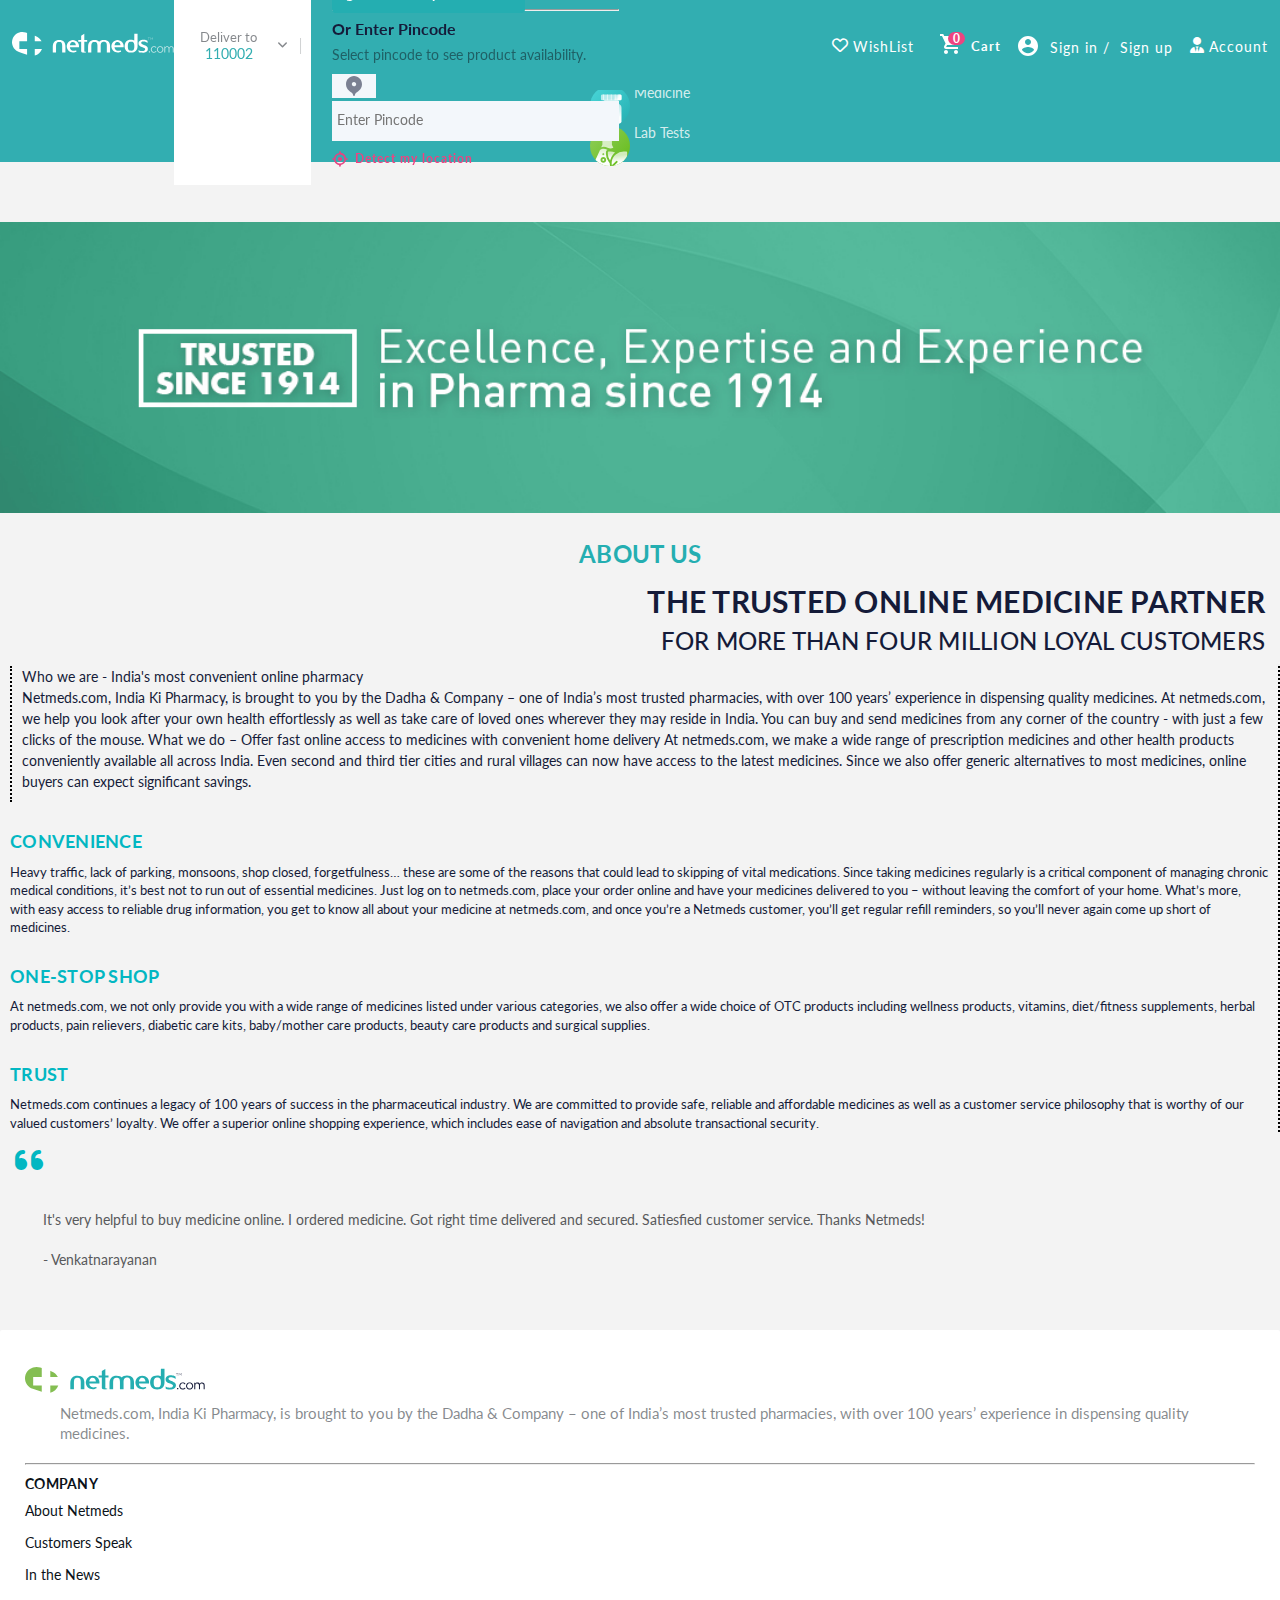
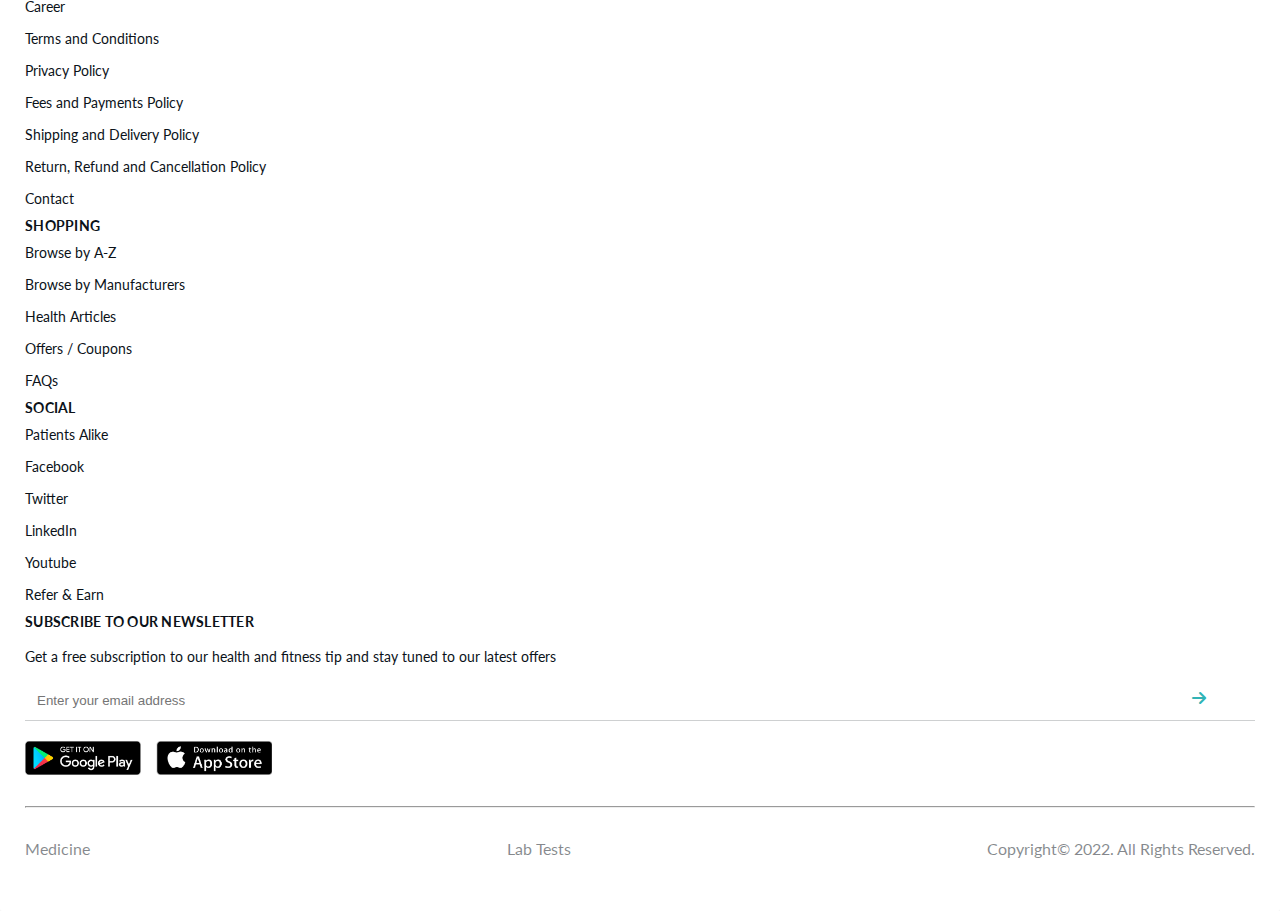
<file: aboutUs.html>
<!DOCTYPE html>
<html lang="en">

<head>
    <meta charset="UTF-8">
    <meta http-equiv="X-UA-Compatible" content="IE=edge">
    <meta name="viewport" content="width=device-width, initial-scale=1.0">
    <link href="https://cdn.jsdelivr.net/npm/bootstrap@5.1.3/dist/css/bootstrap.min.css" rel="stylesheet"
        integrity="sha384-1BmE4kWBq78iYhFldvKuhfTAU6auU8tT94WrHftjDbrCEXSU1oBoqyl2QvZ6jIW3" crossorigin="anonymous">
    <link rel="preconnect" href="https://fonts.googleapis.com">
    <link rel="preconnect" href="https://fonts.gstatic.com" crossorigin>
    <link href="https://fonts.googleapis.com/css2?family=Lato:wght@300;400;700&display=swap" rel="stylesheet">
    <link rel="stylesheet" href="https://cdnjs.cloudflare.com/ajax/libs/font-awesome/6.0.0/css/all.min.css"
        integrity="sha512-9usAa10IRO0HhonpyAIVpjrylPvoDwiPUiKdWk5t3PyolY1cOd4DSE0Ga+ri4AuTroPR5aQvXU9xC6qOPnzFeg=="
        crossorigin="anonymous" referrerpolicy="no-referrer" />
    <link rel="stylesheet" href="./css/owl.carousel.min.css">
    <link rel="stylesheet" href="./css/owl.theme.default.min.css">
    <link rel="stylesheet" href="./css/style.css">
    <title>Netmeds.com: Wishlist</title>
</head>

<body>

    <header>
        <div class="container-fluid">
            <div class="row">
                <div class="col-lg-2 p-0 headLogo" style=" display: flex; align-items: center; ">
                    <a href="index.html">
                        <div class="headerLogoImage">
                            <img class="img-fluid" src="./Images/headers/home-logo-netmeds-new.svg"
                                alt="home-logo-netmeds-new">
                        </div>
                    </a>
                </div>
                <div class="col-lg-6 col-md-12 col-sm-12 p-0 headSearch">
                    <form action="#">
                        <div class="input-group">
                            <button class="btn   dropdown-toggle" type="button" data-bs-toggle="dropdown"
                                aria-expanded="false">
                                <span>
                                    Deliver to
                                    <span>110002</span>
                                </span>
                                <i class="ms-2 fa-solid fa-angle-down"></i>
                            </button>
                            <div class="closeSearch">
                                <i class="fa-solid fa-xmark"></i>
                            </div>
                            <div class="dropdown-menu">
                                <div class="menuBox">
                                    <h1>Where do you want the delivery?</h1>
                                    <p>
                                        Get access to your Addresses, Orders, and Wishlist
                                    </p>
                                    <a class="btn btn-primary">Sign in to see your location</a>
                                    <hr>
                                    <h2>Or Enter Pincode</h2>
                                    <p>
                                        Select pincode to see product availability.
                                    </p>

                                    <div class="menuInput d-flex">
                                        <img src="./Images/headers/location-on.svg" alt="">
                                        <input type="tel" name="rel_pincode" id="rel_pincode"
                                            placeholder="Enter Pincode" autocomplete="off" maxlength="6">
                                    </div>
                                    <div class="menuLocation">
                                        <img src="./Images/headers/location-detect.svg" alt="location">
                                        <span>Detect my location</span>
                                    </div>
                                </div>
                            </div>
                            <input autocomplete="off" id="searchBoxInput" type="text" class="form-control"
                                placeholder="Search for medicine & wellness products…"
                                style="border-top-right-radius: 5px;border-bottom-right-radius: 5px;">

                            <div class="col-lg-12">
                                <div class="searchBox">
                                    <ul>
                                        <li>
                                            <i class="fa-solid fa-magnifying-glass"></i>
                                            <a href="#">
                                                Search1
                                            </a>
                                        </li>
                                        <li>
                                            <i class="fa-solid fa-magnifying-glass"></i>
                                            <a href="#">
                                                Search1
                                            </a>
                                        </li>
                                        <li>
                                            <i class="fa-solid fa-magnifying-glass"></i>
                                            <a href="#">
                                                Search1
                                            </a>
                                        </li>
                                        <li>
                                            <i class="fa-solid fa-magnifying-glass"></i>
                                            <a href="#">
                                                Search1
                                            </a>
                                        </li>

                                    </ul>
                                </div>
                            </div>
                        </div>
                    </form>
                </div>
                <div class="col-lg-3 col-md-12 col-sm-12 headUser">
                    <ul>
                        <li>
                            <a href="wishlist.html">
                                <i class="fa-regular fa-heart"></i>
                                <span>WishList</span>
                            </a>
                        </li>
                        <li class="basketA">
                            <a href="basket.html">

                                <div class="basketImage">
                                    <img src="./Images/headers/cart_icon.svg" alt="cart_icon">
                                    <sub>0</sub>
                                </div>
                                <span class="basketCart">Cart</span>

                            </a>
                            <div class="basketHover">
                                <div class="basketTriangle"></div>

                                <div class="basketAHover">
                                    <div class="basketHoverUp">
                                        <h2>
                                            Order Summary
                                        </h2>
                                        <span>
                                            3 item(s)
                                        </span>
                                    </div>

                                    <div class="basketHoverMiddle">
                                        <div class="row">
                                            <div class="itemBasket">
                                                <div class="basketName">Scalpe Plus Anti Dandruff Shampoo 75 ml
                                                </div>
                                                <div class="basketPriceCount">Rs.208.00x1</div>
                                            </div>

                                        </div>
                                    </div>
                                    <div class="basketHoverDown">
                                        <div class="DownLeft">
                                            <h3>
                                                ₼802.64
                                            </h3>
                                            <p>
                                                You save ₼185.36
                                            </p>
                                        </div>
                                        <div class="DownRight">
                                            <a href="basket.html">PROCEED TO CART</a>
                                        </div>
                                    </div>
                                </div>
                            </div>
                        </li>
                        <li class="signInUp">

                            <img src="./Images/headers/profile_icon.svg" alt="profile_icon">

                            <ul>
                                <li>
                                    <a href="login.html">
                                        <span class="signIn">Sign in</span>
                                    </a>
                                </li>
                                <li>
                                    <a href="register.html">
                                        <span>Sign up</span>
                                    </a>
                                </li>
                            </ul>



                        </li>

                        <li class="d-none">
                            <a href="profile.html">
                                <i class="fa-solid fa-user-tie"></i>
                                <span>Account</span>
                            </a>
                        </li>
                    </ul>
                </div>

            </div>
        </div>
    </header>

    <div class="headNavbar">
        <div class="container">
            <div class="row">
                <div class="col    navBox navMed">
                    <img src="./Images/navbars/medicine.svg" alt="medicine">
                    <a class="me-5 nav-link dropdown-toggle" href="#" id="navbarDropdownMenuLink" role="button"
                        aria-expanded="false">
                        Medicine
                    </a>
                    <ul class="dropdown-menu" aria-labelledby="navbarDropdownMenuLink">
                        <li><a class="dropdown-item" href="#">All Medicines</a></li>
                        <li><a class="dropdown-item" href="#">Previously Ordered Products </a></li>
                    </ul>
                </div>
                <div class="col  navBox">
                    <img src="./Images/navbars/diagnostics.svg" alt="diagnostics">
                    <a class=" nav-link" href="./healthpackages.html">Lab Tests</a>
                </div>

            </div>
        </div>

    </div>

    <main>
        <section id="aboutUs">
            <div class="container">
                <div class="row aboutImage">
                    <div class="col-lg-12  AboutImgBox">
                        <img src="./Images/aboutus/1632848929_static-banner3.jpg" alt="">
                    </div>
                </div>
                <div class="row aboutUp">
                    <div class="col-lg-12">
                        <h1>
                            ABOUT US
                        </h1>
                    </div>
                </div>
                <div class="row aboutDown">
                    <div class="col-lg-3 aboutDownLeft">
                        <h1>
                            THE TRUSTED
                            ONLINE
                            MEDICINE
                            PARTNER
                        </h1>
                        <h2>
                            FOR MORE THAN
                            FOUR MILLION
                            LOYAL CUSTOMERS
                        </h2>
                    </div>

                    <div class="col-lg-5 aboutDownMiddle">
                        <div class="aboutUpText">
                            <p>
                                Who we are - India's most convenient online pharmacy
                                <br>
                                Netmeds.com, India Ki Pharmacy, is brought to you by the Dadha & Company – one of
                                India’s most trusted pharmacies, with over 100 years’ experience in dispensing quality
                                medicines. At netmeds.com, we help you look after your own health effortlessly as well
                                as take care of loved ones wherever they may reside in India. You can buy and send
                                medicines from any corner of the country - with just a few clicks of the mouse.

                                What we do – Offer fast online access to medicines with convenient home delivery
                                At netmeds.com, we make a wide range of prescription medicines and other health products
                                conveniently available all across India. Even second and third tier cities and rural
                                villages can now have access to the latest medicines. Since we also offer generic
                                alternatives to most medicines, online buyers can expect significant savings.
                            </p>
                        </div>
                        <div class="aboutConvenience">
                            <div class="aboutConvenienceImage">
                                <img src="./Images/aboutus/convenience.png" alt="">

                            </div>
                            <h2>
                                CONVENIENCE
                            </h2>
                            <p>
                                Heavy traffic, lack of parking, monsoons, shop closed, forgetfulness… these are some of
                                the reasons that could lead to skipping of vital medications. Since taking medicines
                                regularly is a critical component of managing chronic medical conditions, it’s best not
                                to run out of essential medicines. Just log on to netmeds.com, place your order online
                                and have your medicines delivered to you – without leaving the comfort of your home.

                                What’s more, with easy access to reliable drug information, you get to know all about
                                your medicine at netmeds.com, and once you’re a Netmeds customer, you’ll get regular
                                refill reminders, so you’ll never again come up short of medicines.
                            </p>
                        </div>

                        <div class="aboutOneShop">
                            <div class="aboutOneShopImage">
                                <img src="./Images/aboutus/one-stop-shop.png" alt="">
                            </div>
                            <h2>
                                ONE-STOP SHOP

                            </h2>
                            <p>
                                At netmeds.com, we not only provide you with a wide range of medicines listed under
                                various categories, we also offer a wide choice of OTC products including wellness
                                products, vitamins, diet/fitness supplements, herbal products, pain relievers, diabetic
                                care kits, baby/mother care products, beauty care products and surgical supplies.
                            </p>
                        </div>

                        <div class="aboutTrust">
                            <div class="aboutTrustImage">
                                <img src="./Images/aboutus/trust.png" alt="">
                            </div>
                            <h2>
                                TRUST
                            </h2>
                            <p>
                                Netmeds.com continues a legacy of 100 years of success in the pharmaceutical industry.
                                We are committed to provide safe, reliable and affordable medicines as well as a
                                customer service philosophy that is worthy of our valued customers’ loyalty. We offer a
                                superior online shopping experience, which includes ease of navigation and absolute
                                transactional security.
                            </p>
                        </div>

                    </div>

                    <div class="col-lg-3 aboutDownRight">
                        <i class="fa-solid fa-quote-left"></i>
                        <p>
                            It's very helpful to buy medicine online. I ordered medicine. Got right time delivered and
                            secured. Satiesfied customer service. Thanks Netmeds!
                            <br>
                            <br>
                            - Venkatnarayanan
                        </p>
                    </div>
                </div>
            </div>
        </section>
    </main>

    <footer>
        <div class="container-fluid">
            <div class="row footUp">
                <div class="col-lg-2 footImage">
                    <img src="./Images/footers/netmeds-footer-logo.svg" alt="footer-logo">
                </div>
                <div class="col-lg-7">
                    <p>
                        Netmeds.com, India Ki Pharmacy, is brought to you by the Dadha & Company – one of India’s most
                        trusted pharmacies, with over 100 years’ experience in dispensing quality medicines.
                    </p>
                </div>

            </div>
            <hr>
            <div class="row footMiddle">
                <div class="col-lg-4 footCompany">
                    <ul>
                        <li>
                            <h2>Company</h2>
                        </li>
                        <li><a href="#">About Netmeds</a></li>
                        <li><a href="#">Customers Speak</a></li>
                        <li><a href="#">In the News</a></li>
                        <li><a href="#">Career</a>
                        </li>
                        <li><a href="#">Terms and Conditions</a></li>
                        <li><a href="#">Privacy Policy</a></li>
                        <li><a href="#">Fees and Payments Policy</a></li>
                        <li><a href="#">Shipping and Delivery
                                Policy</a>
                        </li>
                        <li><a href="#">Return, Refund and
                                Cancellation Policy</a></li>
                        <li><a href="#">Contact</a></li>
                    </ul>
                </div>
                <div class="col-lg-3 footShopping">
                    <ul>
                        <li>
                            <h2>Shopping</h2>
                        </li>
                        <li><a href="#">Browse by A-Z</a></li>
                        <li><a href="#">Browse by Manufacturers</a></li>
                        <li><a href="#">Health Articles</a></li>
                        <li><a href="#">Offers / Coupons</a></li>
                        <li><a href="#">FAQs</a></li>
                    </ul>
                </div>
                <div class="col-lg-2 footSocial">
                    <ul>
                        <li>
                            <h2>Social</h2>
                        </li>
                        <li><a target="_blank" href="https://www.netmeds.com/patientsalike/">Patients Alike</a></li>
                        <li><a target="_blank" href="https://www.facebook.com/NetMeds/">Facebook</a></li>
                        <li><a target="_blank" href="https://twitter.com/NetMeds">Twitter</a></li>
                        <li><a target="_blank"
                                href="https://in.linkedin.com/company/netmeds-marketplace-limited">LinkedIn</a></li>
                        <li><a target="_blank"
                                href="https://www.youtube.com/channel/UCNuPx810akEPrbwAUpdNPyw">Youtube</a></li>
                        <li><a target="_blank" href="#">Refer &amp; Earn</a></li>
                    </ul>
                </div>
                <div class="col-lg-3 footSubscribe">
                    <h2>
                        SUBSCRIBE TO OUR NEWSLETTER
                    </h2>
                    <p>
                        Get a free subscription to our health and fitness tip and stay tuned to our latest offers
                    </p>
                    <form action="#">
                        <input type="text" class="form-control" placeholder="Enter your email address">
                        <i class="fa-solid fa-arrow-right"></i>
                    </form>
                    <ul>
                        <li>
                            <a href="https://play.google.com/store/apps/details?id=com.NetmedsMarketplace.Netmeds&hl=en"
                                target="_blank">
                                <img src="./Images/footers/play_store.png" alt="">
                            </a>
                        </li>
                        <li>
                            <a href="https://apps.apple.com/in/app/netmeds-india-ki-pharmacy/id1011070011"
                                target="_blank">
                                <img src="./Images/footers/app_store.png" alt="">
                            </a>
                        </li>
                    </ul>
                </div>
            </div>
            <hr>

            <div class="row copyRight">
                <div class="col-lg-4 copyBox ">
                    <a href="#">Medicine</a>

                </div>
                <div class="col-lg-4 copyBox">
                    <a href="#">Lab Tests</a>


                </div>
                <div class="col-lg-4 copyBox">
                    <p>Copyright© 2022. All Rights Reserved.</p>
                </div>

            </div>
        </div>
    </footer>


    <script src="https://cdn.jsdelivr.net/npm/@popperjs/core@2.10.2/dist/umd/popper.min.js"
        integrity="sha384-7+zCNj/IqJ95wo16oMtfsKbZ9ccEh31eOz1HGyDuCQ6wgnyJNSYdrPa03rtR1zdB" crossorigin="anonymous">
    </script>
    <script src="https://cdn.jsdelivr.net/npm/bootstrap@5.1.3/dist/js/bootstrap.min.js"
        integrity="sha384-QJHtvGhmr9XOIpI6YVutG+2QOK9T+ZnN4kzFN1RtK3zEFEIsxhlmWl5/YESvpZ13" crossorigin="anonymous">
    </script>
    <script src="https://cdnjs.cloudflare.com/ajax/libs/jquery/3.6.0/jquery.min.js"
        integrity="sha512-894YE6QWD5I59HgZOGReFYm4dnWc1Qt5NtvYSaNcOP+u1T9qYdvdihz0PPSiiqn/+/3e7Jo4EaG7TubfWGUrMQ=="
        crossorigin="anonymous" referrerpolicy="no-referrer"></script>

</body>

</html>
</file>
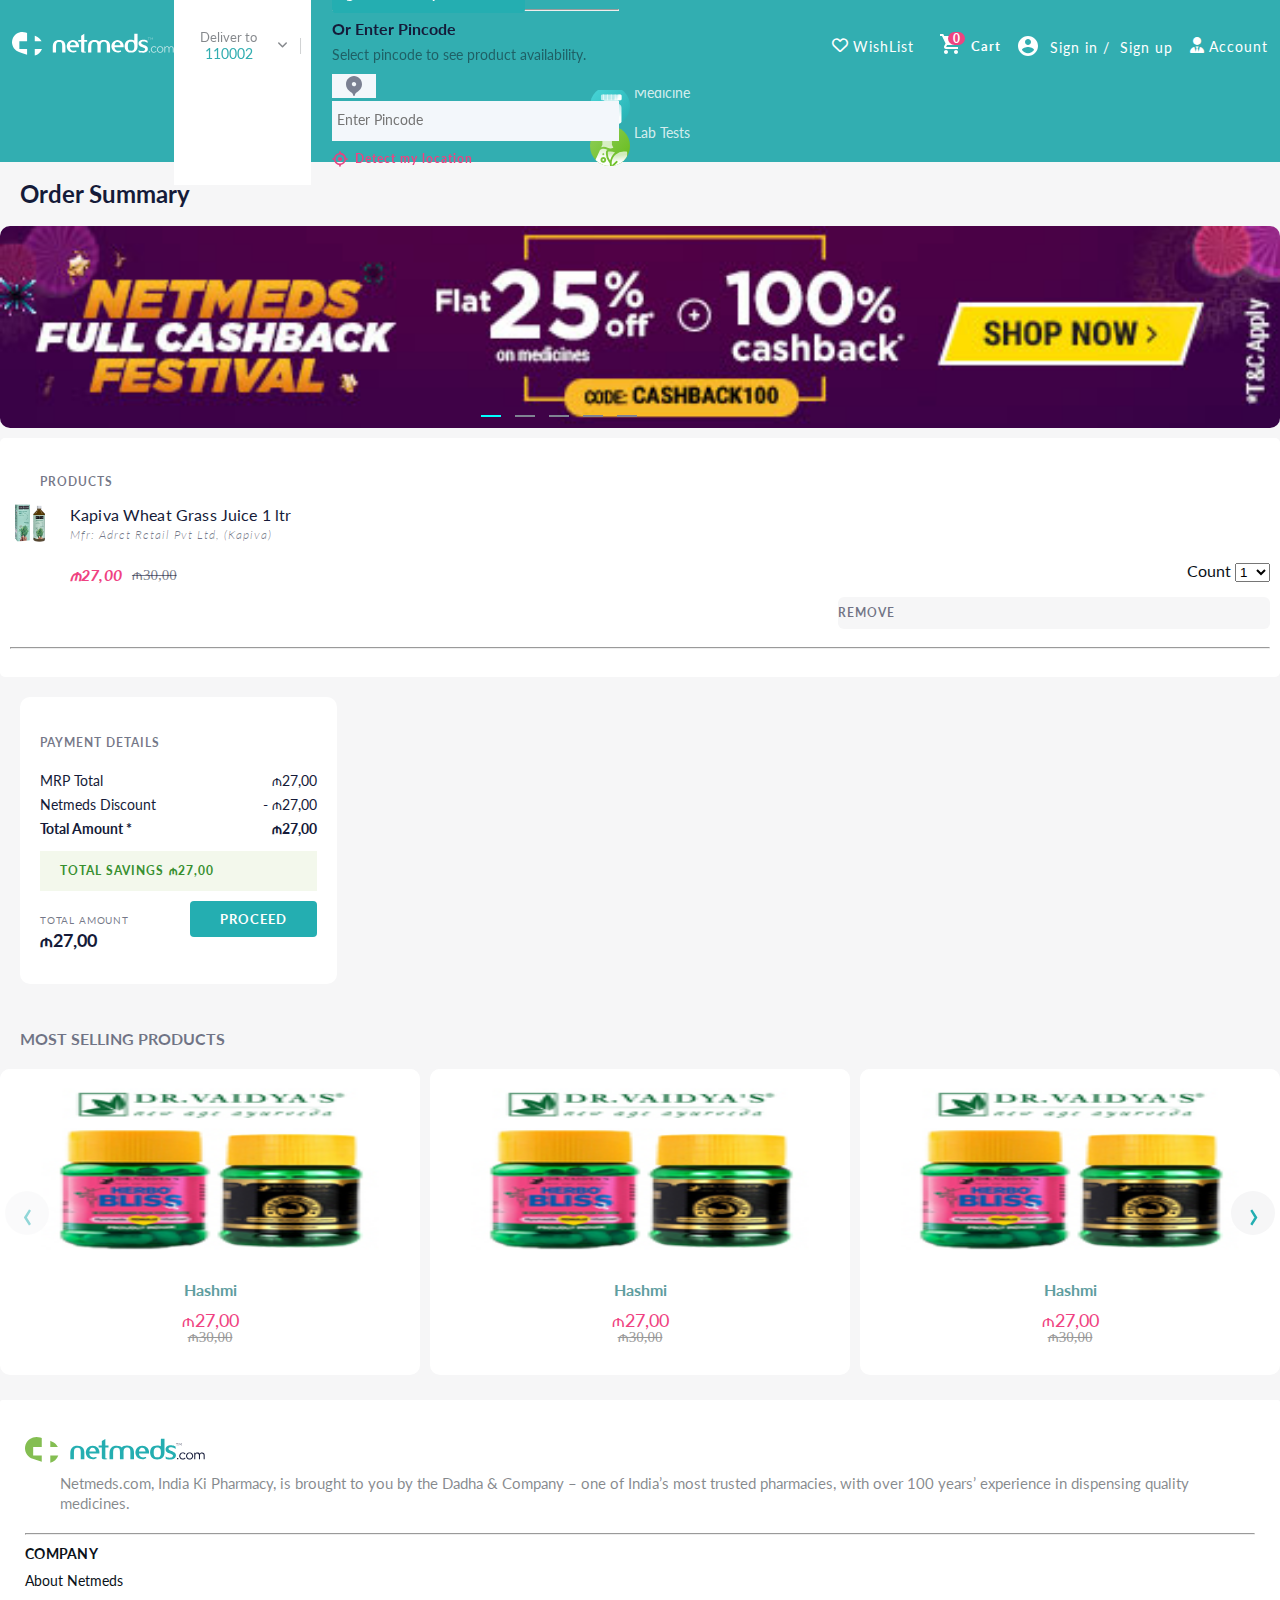
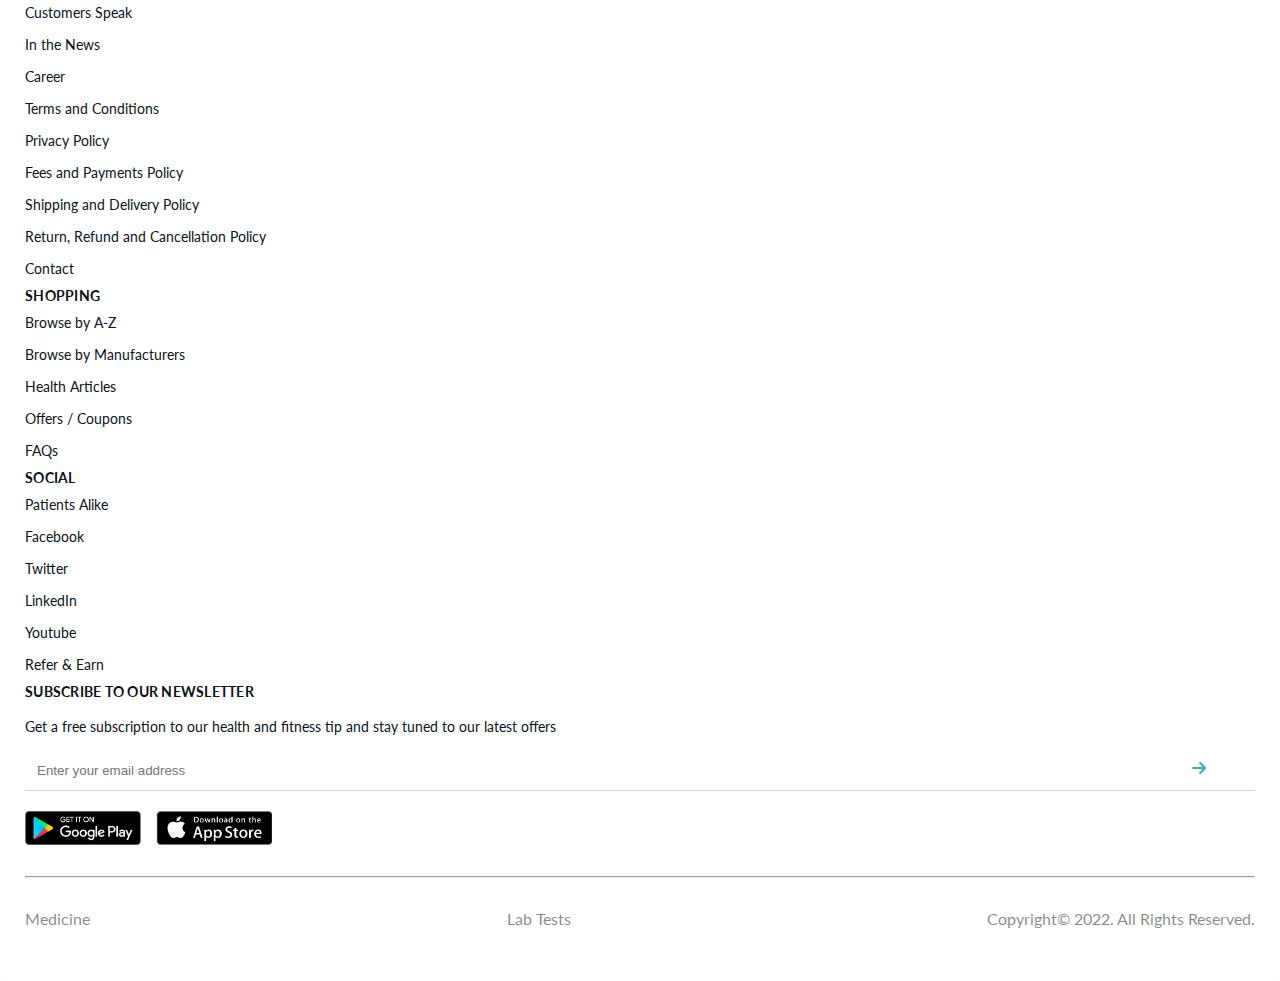
<file: basket.html>
<!DOCTYPE html>
<html lang="en">

<head>
    <meta charset="UTF-8">
    <meta http-equiv="X-UA-Compatible" content="IE=edge">
    <meta name="viewport" content="width=device-width, initial-scale=1.0">
    <link href="https://cdn.jsdelivr.net/npm/bootstrap@5.1.3/dist/css/bootstrap.min.css" rel="stylesheet"
        integrity="sha384-1BmE4kWBq78iYhFldvKuhfTAU6auU8tT94WrHftjDbrCEXSU1oBoqyl2QvZ6jIW3" crossorigin="anonymous">
    <link rel="preconnect" href="https://fonts.googleapis.com">
    <link rel="preconnect" href="https://fonts.gstatic.com" crossorigin>
    <link href="https://fonts.googleapis.com/css2?family=Lato:wght@300;400;700&display=swap" rel="stylesheet">
    <link rel="stylesheet" href="https://cdnjs.cloudflare.com/ajax/libs/font-awesome/6.0.0/css/all.min.css"
        integrity="sha512-9usAa10IRO0HhonpyAIVpjrylPvoDwiPUiKdWk5t3PyolY1cOd4DSE0Ga+ri4AuTroPR5aQvXU9xC6qOPnzFeg=="
        crossorigin="anonymous" referrerpolicy="no-referrer" />
    <link rel="stylesheet" href="./css/owl.carousel.min.css">
    <link rel="stylesheet" href="./css/owl.theme.default.min.css">
    <link rel="stylesheet" href="./css/style.css">
    <title>Netmeds.com: Indian Online Pharmacy | Buy Medicines Online, Fast Delivery</title>
</head>

<body>
    <header>
        <div class="container-fluid">
            <div class="row">
                <div class="col-lg-2 p-0 headLogo" style=" display: flex; align-items: center; ">
                    <a href="index.html">
                        <div class="headerLogoImage">
                            <img class="img-fluid" src="./Images/headers/home-logo-netmeds-new.svg"
                                alt="home-logo-netmeds-new">
                        </div>
                    </a>
                </div>
                <div class="col-lg-6 col-md-12 col-sm-12 p-0 headSearch">
                    <form action="#">
                        <div class="input-group">
                            <button class="btn   dropdown-toggle" type="button" data-bs-toggle="dropdown"
                                aria-expanded="false">
                                <span>
                                    Deliver to
                                    <span>110002</span>
                                </span>
                                <i class="ms-2 fa-solid fa-angle-down"></i>
                            </button>
                            <div class="closeSearch">
                                <i class="fa-solid fa-xmark"></i>
                            </div>
                            <div class="dropdown-menu">
                                <div class="menuBox">
                                    <h1>Where do you want the delivery?</h1>
                                    <p>
                                        Get access to your Addresses, Orders, and Wishlist
                                    </p>
                                    <a class="btn btn-primary">Sign in to see your location</a>
                                    <hr>
                                    <h2>Or Enter Pincode</h2>
                                    <p>
                                        Select pincode to see product availability.
                                    </p>

                                    <div class="menuInput d-flex">
                                        <img src="./Images/headers/location-on.svg" alt="">
                                        <input type="tel" name="rel_pincode" id="rel_pincode"
                                            placeholder="Enter Pincode" autocomplete="off" maxlength="6">
                                    </div>
                                    <div class="menuLocation">
                                        <img src="./Images/headers/location-detect.svg" alt="location">
                                        <span>Detect my location</span>
                                    </div>
                                </div>
                            </div>
                            <input autocomplete="off" id="searchBoxInput" type="text" class="form-control"
                                placeholder="Search for medicine & wellness products…"
                                style="border-top-right-radius: 5px;border-bottom-right-radius: 5px;">

                            <div class="col-lg-12">
                                <div class="searchBox">
                                    <ul>
                                        <li>
                                            <i class="fa-solid fa-magnifying-glass"></i>
                                            <a href="#">
                                                Search1
                                            </a>
                                        </li>
                                        <li>
                                            <i class="fa-solid fa-magnifying-glass"></i>
                                            <a href="#">
                                                Search1
                                            </a>
                                        </li>
                                        <li>
                                            <i class="fa-solid fa-magnifying-glass"></i>
                                            <a href="#">
                                                Search1
                                            </a>
                                        </li>
                                        <li>
                                            <i class="fa-solid fa-magnifying-glass"></i>
                                            <a href="#">
                                                Search1
                                            </a>
                                        </li>

                                    </ul>
                                </div>
                            </div>
                        </div>
                    </form>
                </div>
                <div class="col-lg-3 col-md-12 col-sm-12 headUser">
                    <ul>
                        <li>
                            <a href="wishlist.html">
                                <i class="fa-regular fa-heart"></i>
                                <span>WishList</span>
                            </a>
                        </li>
                        <li class="basketA">
                            <a href="basket.html">

                                <div class="basketImage">
                                    <img src="./Images/headers/cart_icon.svg" alt="cart_icon">
                                    <sub>0</sub>
                                </div>
                                <span class="basketCart">Cart</span>

                            </a>
                            <div class="basketHover">
                                <div class="basketTriangle"></div>

                                <div class="basketAHover">
                                    <div class="basketHoverUp">
                                        <h2>
                                            Order Summary
                                        </h2>
                                        <span>
                                            3 item(s)
                                        </span>
                                    </div>

                                    <div class="basketHoverMiddle">
                                        <div class="row">
                                            <div class="itemBasket">
                                                <div class="basketName">Scalpe Plus Anti Dandruff Shampoo 75 ml
                                                </div>
                                                <div class="basketPriceCount">Rs.208.00x1</div>
                                            </div>

                                        </div>
                                    </div>
                                    <div class="basketHoverDown">
                                        <div class="DownLeft">
                                            <h3>
                                                ₼802.64
                                            </h3>
                                            <p>
                                                You save ₼185.36
                                            </p>
                                        </div>
                                        <div class="DownRight">
                                            <a href="basket.html">PROCEED TO CART</a>
                                        </div>
                                    </div>
                                </div>
                            </div>
                        </li>
                        <li class="signInUp">

                            <img src="./Images/headers/profile_icon.svg" alt="profile_icon">

                            <ul>
                                <li>
                                    <a href="login.html">
                                        <span class="signIn">Sign in</span>
                                    </a>
                                </li>
                                <li>
                                    <a href="register.html">
                                        <span>Sign up</span>
                                    </a>
                                </li>
                            </ul>



                        </li>

                        <li class="d-none">
                            <a href="profile.html">
                                <i class="fa-solid fa-user-tie"></i>
                                <span>Account</span>
                            </a>
                        </li>
                    </ul>
                </div>

            </div>
        </div>
    </header>

    <div class="headNavbar">
        <div class="container">
            <div class="row">
                <div class="col    navBox navMed">
                    <img src="./Images/navbars/medicine.svg" alt="medicine">
                    <a class="me-5 nav-link dropdown-toggle" href="#" id="navbarDropdownMenuLink" role="button"
                        aria-expanded="false">
                        Medicine
                    </a>
                    <ul class="dropdown-menu" aria-labelledby="navbarDropdownMenuLink">
                        <li><a class="dropdown-item" href="#">All Medicines</a></li>
                        <li><a class="dropdown-item" href="#">Previously Ordered Products </a></li>
                    </ul>
                </div>
                <div class="col  navBox">
                    <img src="./Images/navbars/diagnostics.svg" alt="diagnostics">
                    <a class=" nav-link" href="./healthpackages.html">Lab Tests</a>
                </div>

            </div>
        </div>

    </div>

    <main>
        <section id="basket">

            <div class="container">
    
                <h1>
                    Order Summary
                </h1>
    
                <div class="row basketSlider">
                    <div class="col-lg-7 ">
                        <div class="owl-carousel owl-carousel-basket owl-theme slider p-0 m-0">
                            <div class="item">
                                <img src="./Images/Baskets/1641830349_Cart_Bannersgt.jpg" alt="" width="100%" height="100%">
                            </div>
                            <div class="item">
                                <img src="./Images/Baskets/1643642593_Cart_Bannernms1.jpg" alt="" width="100%"
                                    height="100%">
                            </div>
                            <div class="item">
                                <img src="./Images/Baskets/1643642689_Cart_Bannersip.jpg" alt="" width="100%" height="100%">
                            </div>
                            <div class="item">
                                <img src="./Images/Baskets/1643642791_Cart_Bannernmsf.jpg" alt="" width="100%"
                                    height="100%">
                            </div>
                            <div class="item">
                                <img src="./Images/Baskets/1643981455_qwdes.jpg" alt="" width="100%" height="100%">
                            </div>
                        </div>
                    </div>
                    <div class="col-lg-5"></div>
                </div>
    
                <div class="row products">
                    <div class="col-lg-7 productsBox">
                        <p>
                            PRODUCTS
                        </p>
                        <div class="product">
                            <div class="leftSide">
                                <img src="./Images/Baskets/kapiva_wheat_grass_juice_1_ltr_0_2.jpg" alt="">
                            </div>
                            <div class="rightSide">
                                <h3>
                                    <a href="#">
                                        Kapiva Wheat Grass Juice 1 ltr
                                    </a>
                                </h3>
                                <p>
                                    Mfr: Adret Retail Pvt Ltd, (Kapiva)
                                </p>
                                <div class="priceCount">
                                    <div class="price">
                                        <p> ₼27,00</p>
                                        <del> ₼30,00</del>
                                    </div>
                                    <div class="count">
                                        <label for="count">Count</label>
                                        <select id="count">
                                            <option value="1">1</option>
                                            <option value="2">2</option>
                                        </select>
                                    </div>
                                </div>
                                <div class="productBtn">
                                    <a class="btn btn-primary" href="#">
                                        Remove
                                    </a>
                                </div>
    
                            </div>
    
                        </div>
                        <hr>
    
                    </div>
                    <div class="col-lg-5 payment">
                        <div class="paymentBox">
                            <h4>
                                PAYMENT DETAILS
                            </h4>
                            <div class="MRP">
                                <span>
                                    MRP Total
                                </span>
                                <p>
                                    ₼27,00
                                </p>
                            </div>
                            <div class="netmedsDiscount">
                                <span>
                                    Netmeds Discount
                                </span>
                                <p>
                                    - ₼27,00
                                </p>
                            </div>
                            <div class="totalAmount">
                                <span>
                                    Total Amount *
                                </span>
                                <p>
                                    ₼27,00
                                </p>
                            </div>
                            <div class="totalSaving">
                                <span>
                                    TOTAL SAVINGS
                                </span>
                                <p>
                                    ₼27,00
                                </p>
                            </div>
    
                            <div class="totalBtn">
                                <div class="totalAmountDown">
                                    <span>
                                        TOTAL AMOUNT
                                    </span>
                                    <p>
                                        ₼27,00
                                    </p>
                                </div>
                                <div class="proceedBtn">
                                    <a href="#" class="btn btn-primary">
                                        PROCEED
                                    </a>
                                </div>
                            </div>
                        </div>
                    </div>
                </div>
    
                <div class="row mostOwl">
                    <h1>
                        MOST SELLING PRODUCTS
                    </h1>
                    <div class="col-lg-7">
                        <div class="owl-carousel owl-theme owl-carousel-mostOwl">
    
                            <div class="item">
                                <div class="disImage">
                                    <a href="#">
                                        <img class="img-fluid" src="./Images/discountsOwls/dr-vaidyas.jpg" alt="">
                                    </a>
                                </div>
                                <a href="#">
                                    <h2>
                                        Hashmi
                                    </h2>
                                </a>
                                <div class="disPrice">
                                    <p> ₼27,00</p>
                                    <del> ₼30,00</del>
                                </div>
                                <div class="notStock ">
                                    <h1>Not Stock</h1>
                                </div>
                                <div class="basketIcon">
                                    <a href="#">
                                        <i class="fa-solid fa-basket-shopping"></i>
                                    </a>
                                </div>
                                <div class="wishIcon">
                                    <a href="#">
                                        <i class="fa-regular fa-heart"></i>
                                    </a>
                                </div>
    
                            </div>
                            <div class="item">
                                <div class="disImage">
                                    <a href="#">
                                        <img class="img-fluid" src="./Images/discountsOwls/dr-vaidyas.jpg" alt="">
                                    </a>
                                </div>
                                <a href="#">
                                    <h2>
                                        Hashmi
                                    </h2>
                                </a>
                                <div class="disPrice">
                                    <p> ₼27,00</p>
                                    <del> ₼30,00</del>
                                </div>
                                <div class="notStock ">
                                    <h1>Not Stock</h1>
                                </div>
                                <div class="basketIcon">
                                    <a href="#">
                                        <i class="fa-solid fa-basket-shopping"></i>
                                    </a>
                                </div>
                                <div class="wishIcon">
                                    <a href="#">
                                        <i class="fa-regular fa-heart"></i>
                                    </a>
                                </div>
    
                            </div>
                            <div class="item">
                                <div class="disImage">
                                    <a href="#">
                                        <img class="img-fluid" src="./Images/discountsOwls/dr-vaidyas.jpg" alt="">
                                    </a>
                                </div>
                                <a href="#">
                                    <h2>
                                        Hashmi
                                    </h2>
                                </a>
                                <div class="disPrice">
                                    <p> ₼27,00</p>
                                    <del> ₼30,00</del>
                                </div>
                                <div class="notStock ">
                                    <h1>Not Stock</h1>
                                </div>
                                <div class="basketIcon">
                                    <a href="#">
                                        <i class="fa-solid fa-basket-shopping"></i>
                                    </a>
                                </div>
                                <div class="wishIcon">
                                    <a href="#">
                                        <i class="fa-regular fa-heart"></i>
                                    </a>
                                </div>
    
                            </div>
                            <div class="item">
                                <div class="disImage">
                                    <a href="#">
                                        <img class="img-fluid" src="./Images/discountsOwls/dr-vaidyas.jpg" alt="">
                                    </a>
                                </div>
                                <a href="#">
                                    <h2>
                                        Hashmi
                                    </h2>
                                </a>
                                <div class="disPrice">
                                    <p> ₼27,00</p>
                                    <del> ₼30,00</del>
                                </div>
                                <div class="notStock ">
                                    <h1>Not Stock</h1>
                                </div>
                                <div class="basketIcon">
                                    <a href="#">
                                        <i class="fa-solid fa-basket-shopping"></i>
                                    </a>
                                </div>
                                <div class="wishIcon">
                                    <a href="#">
                                        <i class="fa-regular fa-heart"></i>
                                    </a>
                                </div>
    
                            </div>
                        </div>
                    </div>
                </div>
            </div>
        </section>
    </main>

    <footer>
        <div class="container-fluid">   
            <div class="row footUp">
                <div class="col-lg-2 footImage">
                    <img src="./Images/footers/netmeds-footer-logo.svg" alt="footer-logo">
                </div>
                <div class="col-lg-7">
                    <p>
                        Netmeds.com, India Ki Pharmacy, is brought to you by the Dadha & Company – one of India’s most
                        trusted pharmacies, with over 100 years’ experience in dispensing quality medicines.
                    </p>
                </div>

            </div>
            <hr>
            <div class="row footMiddle">
                <div class="col-lg-4 footCompany">
                    <ul>
                        <li>
                            <h2>Company</h2>
                        </li>
                        <li><a href="#">About Netmeds</a></li>
                        <li><a href="#">Customers Speak</a></li>
                        <li><a href="#">In the News</a></li>
                        <li><a href="#">Career</a>
                        </li>
                        <li><a href="#">Terms and Conditions</a></li>
                        <li><a href="#">Privacy Policy</a></li>
                        <li><a href="#">Fees and Payments Policy</a></li>
                        <li><a href="#">Shipping and Delivery
                                Policy</a>
                        </li>
                        <li><a href="#">Return, Refund and
                                Cancellation Policy</a></li>
                        <li><a href="#">Contact</a></li>
                    </ul>
                </div>
                <div class="col-lg-3 footShopping">
                    <ul>
                        <li>
                            <h2>Shopping</h2>
                        </li>
                        <li><a href="#">Browse by A-Z</a></li>
                        <li><a href="#">Browse by Manufacturers</a></li>
                        <li><a href="#">Health Articles</a></li>
                        <li><a href="#">Offers / Coupons</a></li>
                        <li><a href="#">FAQs</a></li>
                    </ul>
                </div>
                <div class="col-lg-2 footSocial">
                    <ul>
                        <li>
                            <h2>Social</h2>
                        </li>
                        <li><a target="_blank" href="https://www.netmeds.com/patientsalike/">Patients Alike</a></li>
                        <li><a target="_blank" href="https://www.facebook.com/NetMeds/">Facebook</a></li>
                        <li><a target="_blank" href="https://twitter.com/NetMeds">Twitter</a></li>
                        <li><a target="_blank"
                                href="https://in.linkedin.com/company/netmeds-marketplace-limited">LinkedIn</a></li>
                        <li><a target="_blank"
                                href="https://www.youtube.com/channel/UCNuPx810akEPrbwAUpdNPyw">Youtube</a></li>
                        <li><a target="_blank" href="#">Refer &amp; Earn</a></li>
                    </ul>
                </div>
                <div class="col-lg-3 footSubscribe">
                    <h2>
                        SUBSCRIBE TO OUR NEWSLETTER
                    </h2>
                    <p>
                        Get a free subscription to our health and fitness tip and stay tuned to our latest offers
                    </p>
                    <form action="#">
                        <input type="text" class="form-control" placeholder="Enter your email address">
                        <i class="fa-solid fa-arrow-right"></i>
                    </form>
                    <ul>
                        <li>
                            <a href="https://play.google.com/store/apps/details?id=com.NetmedsMarketplace.Netmeds&hl=en"
                                target="_blank">
                                <img src="./Images/footers/play_store.png" alt="">
                            </a>
                        </li>
                        <li>
                            <a href="https://apps.apple.com/in/app/netmeds-india-ki-pharmacy/id1011070011"
                                target="_blank">
                                <img src="./Images/footers/app_store.png" alt="">
                            </a>
                        </li>
                    </ul>
                </div>
            </div>
            <hr>

            <div class="row copyRight">
                <div class="col-lg-4 copyBox ">
                    <a href="#">Medicine</a>

                </div>
                <div class="col-lg-4 copyBox">
                    <a href="#">Lab Tests</a>


                </div>
                <div class="col-lg-4 copyBox">
                    <p>Copyright© 2022. All Rights Reserved.</p>
                </div>

            </div>
        </div>
    </footer>

    <script src="https://cdn.jsdelivr.net/npm/@popperjs/core@2.10.2/dist/umd/popper.min.js"
        integrity="sha384-7+zCNj/IqJ95wo16oMtfsKbZ9ccEh31eOz1HGyDuCQ6wgnyJNSYdrPa03rtR1zdB" crossorigin="anonymous">
    </script>
    <script src="https://cdn.jsdelivr.net/npm/bootstrap@5.1.3/dist/js/bootstrap.min.js"
        integrity="sha384-QJHtvGhmr9XOIpI6YVutG+2QOK9T+ZnN4kzFN1RtK3zEFEIsxhlmWl5/YESvpZ13" crossorigin="anonymous">
    </script>
    <script src="https://cdnjs.cloudflare.com/ajax/libs/jquery/3.6.0/jquery.min.js"
        integrity="sha512-894YE6QWD5I59HgZOGReFYm4dnWc1Qt5NtvYSaNcOP+u1T9qYdvdihz0PPSiiqn/+/3e7Jo4EaG7TubfWGUrMQ=="
        crossorigin="anonymous" referrerpolicy="no-referrer"></script>

    <script src="./js/owl.carousel.min.js"></script>
    <script src="./js/basketOwl.js"></script>
    <script src="./js/mostOwl.js"></script>
</body>

</html>
</file>
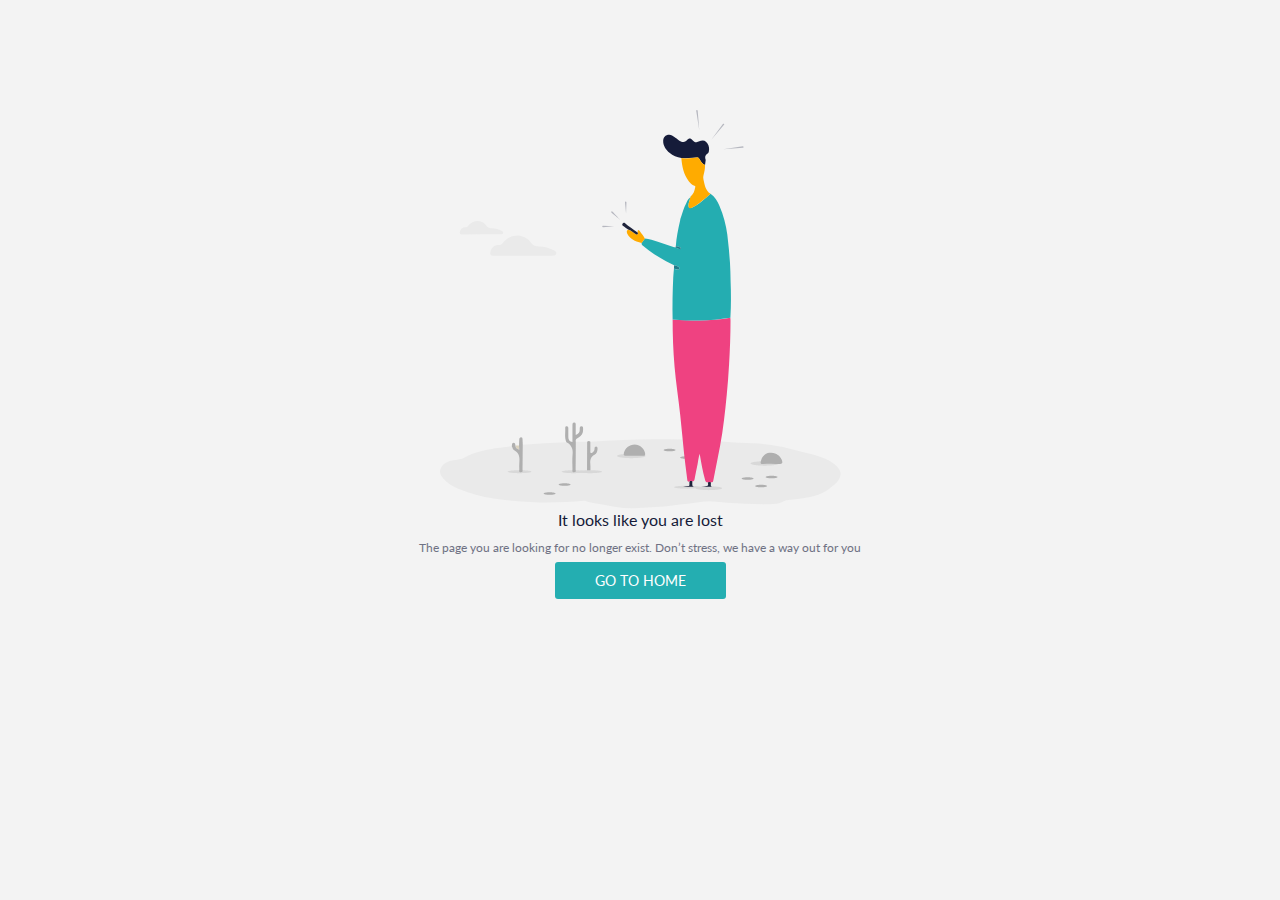
<file: errorpage.html>
<!DOCTYPE html>
<html lang="en">

<head>
    <meta charset="UTF-8">
    <meta http-equiv="X-UA-Compatible" content="IE=edge">
    <meta name="viewport" content="width=device-width, initial-scale=1.0">
    <link href="https://cdn.jsdelivr.net/npm/bootstrap@5.1.3/dist/css/bootstrap.min.css" rel="stylesheet"
        integrity="sha384-1BmE4kWBq78iYhFldvKuhfTAU6auU8tT94WrHftjDbrCEXSU1oBoqyl2QvZ6jIW3" crossorigin="anonymous">
    <link rel="preconnect" href="https://fonts.googleapis.com">
    <link rel="preconnect" href="https://fonts.gstatic.com" crossorigin>
    <link href="https://fonts.googleapis.com/css2?family=Lato:wght@300;400;700&display=swap" rel="stylesheet">
    <link rel="stylesheet" href="https://cdnjs.cloudflare.com/ajax/libs/font-awesome/6.0.0/css/all.min.css"
        integrity="sha512-9usAa10IRO0HhonpyAIVpjrylPvoDwiPUiKdWk5t3PyolY1cOd4DSE0Ga+ri4AuTroPR5aQvXU9xC6qOPnzFeg=="
        crossorigin="anonymous" referrerpolicy="no-referrer" />
    <link rel="stylesheet" href="./css/owl.carousel.min.css">
    <link rel="stylesheet" href="./css/owl.theme.default.min.css">
    <link rel="stylesheet" href="./css/style.css">
    <title>forgot</title>
</head>

<body>
    <section id="error">
        <div class="container">
            <div class="row">
                <div class="col-lg-6 errorLeft">
                    <div class="errorImage">
                        <img src="./Images/errors/404.png" alt="">
                    </div>
                </div>
                <div class="col-lg-3 errorRight">
                    <h4>
                        It looks like you are lost
                    </h4>
                    <p>
                        The page you are looking for no longer exist.
                        Don’t stress, we have a way out for you
                    </p>
                    <a href="index.html">
                        GO TO HOME
                    </a>
                </div>
            </div>
        </div>
    </section>
</body>

</html>
</file>
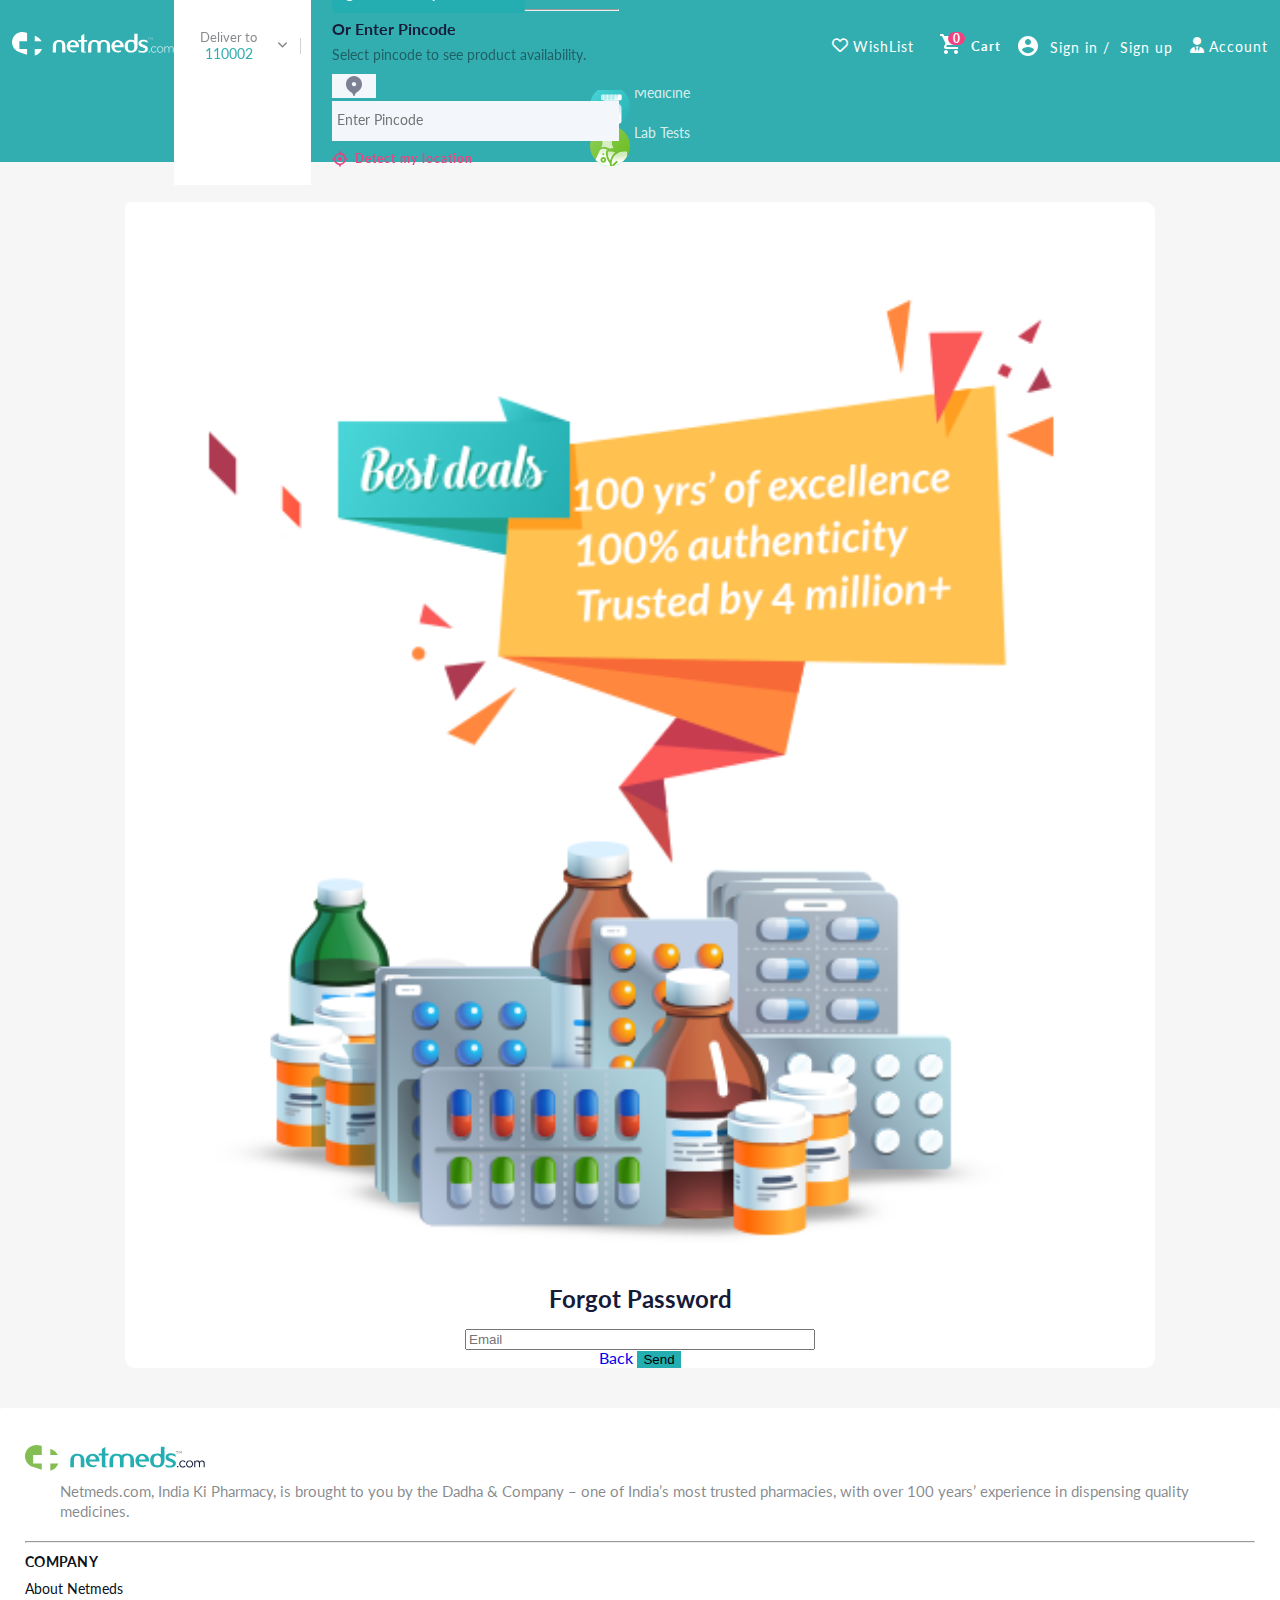
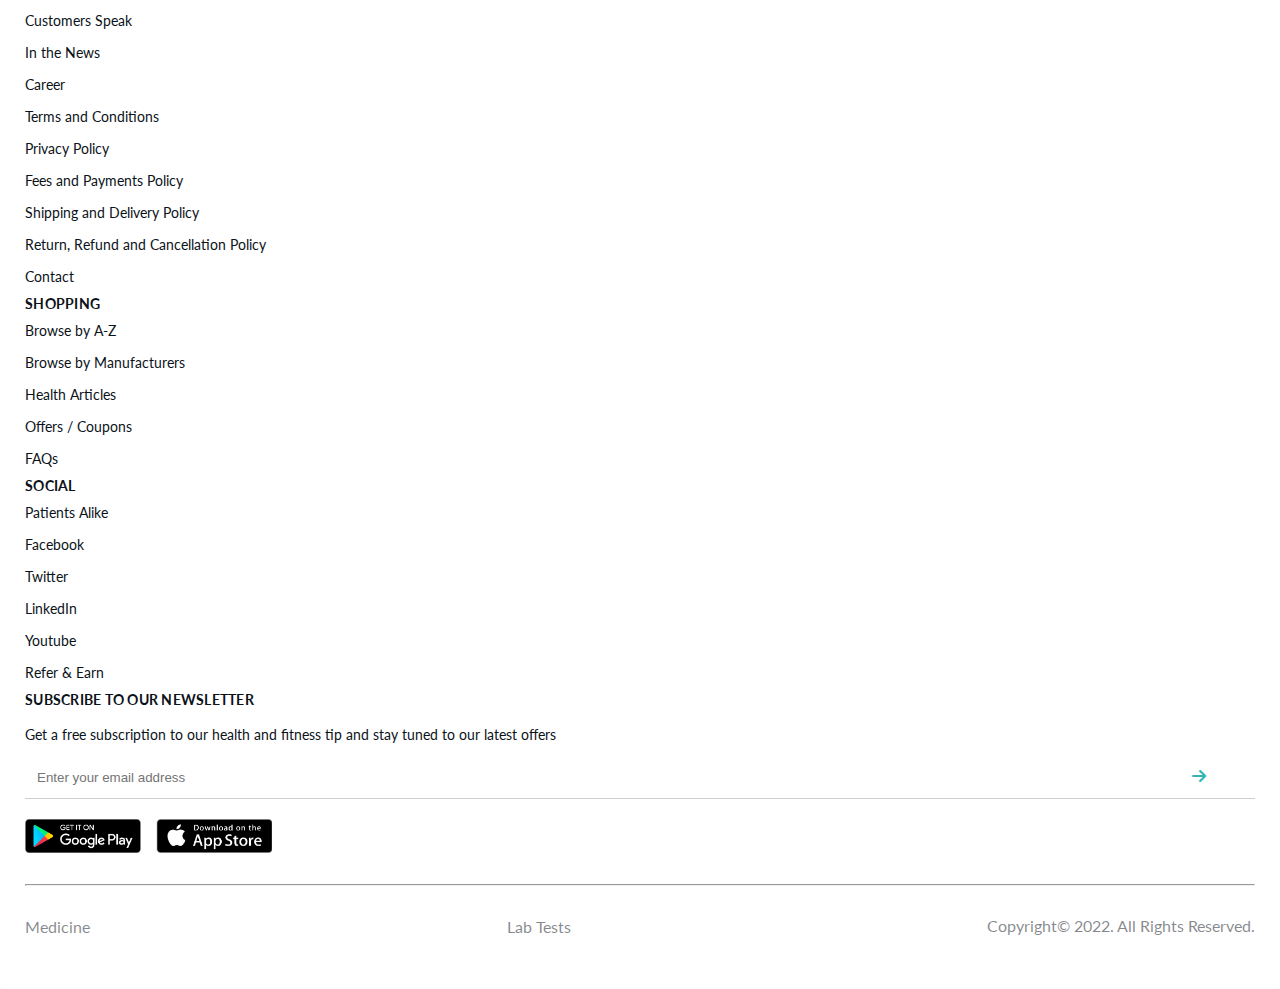
<file: forgotPassword.html>
<!DOCTYPE html>
<html lang="en">

<head>
    <meta charset="UTF-8">
    <meta http-equiv="X-UA-Compatible" content="IE=edge">
    <meta name="viewport" content="width=device-width, initial-scale=1.0">
    <link href="https://cdn.jsdelivr.net/npm/bootstrap@5.1.3/dist/css/bootstrap.min.css" rel="stylesheet"
        integrity="sha384-1BmE4kWBq78iYhFldvKuhfTAU6auU8tT94WrHftjDbrCEXSU1oBoqyl2QvZ6jIW3" crossorigin="anonymous">
    <link rel="preconnect" href="https://fonts.googleapis.com">
    <link rel="preconnect" href="https://fonts.gstatic.com" crossorigin>
    <link href="https://fonts.googleapis.com/css2?family=Lato:wght@300;400;700&display=swap" rel="stylesheet">
    <link rel="stylesheet" href="https://cdnjs.cloudflare.com/ajax/libs/font-awesome/6.0.0/css/all.min.css"
        integrity="sha512-9usAa10IRO0HhonpyAIVpjrylPvoDwiPUiKdWk5t3PyolY1cOd4DSE0Ga+ri4AuTroPR5aQvXU9xC6qOPnzFeg=="
        crossorigin="anonymous" referrerpolicy="no-referrer" />
    <link rel="stylesheet" href="./css/owl.carousel.min.css">
    <link rel="stylesheet" href="./css/owl.theme.default.min.css">
    <link rel="stylesheet" href="./css/style.css">
    <title>Change Password</title>
</head>

<body>
    <header>
        <div class="container-fluid">
            <div class="row">
                <div class="col-lg-2 p-0 headLogo" style=" display: flex; align-items: center; ">
                    <a href="index.html">
                        <div class="headerLogoImage">
                            <img class="img-fluid" src="./Images/headers/home-logo-netmeds-new.svg"
                                alt="home-logo-netmeds-new">
                        </div>
                    </a>
                </div>
                <div class="col-lg-6 col-md-12 col-sm-12 p-0 headSearch">
                    <form action="#">
                        <div class="input-group">
                            <button class="btn   dropdown-toggle" type="button" data-bs-toggle="dropdown"
                                aria-expanded="false">
                                <span>
                                    Deliver to
                                    <span>110002</span>
                                </span>
                                <i class="ms-2 fa-solid fa-angle-down"></i>
                            </button>
                            <div class="closeSearch">
                                <i class="fa-solid fa-xmark"></i>
                            </div>
                            <div class="dropdown-menu">
                                <div class="menuBox">
                                    <h1>Where do you want the delivery?</h1>
                                    <p>
                                        Get access to your Addresses, Orders, and Wishlist
                                    </p>
                                    <a class="btn btn-primary">Sign in to see your location</a>
                                    <hr>
                                    <h2>Or Enter Pincode</h2>
                                    <p>
                                        Select pincode to see product availability.
                                    </p>

                                    <div class="menuInput d-flex">
                                        <img src="./Images/headers/location-on.svg" alt="">
                                        <input type="tel" name="rel_pincode" id="rel_pincode"
                                            placeholder="Enter Pincode" autocomplete="off" maxlength="6">
                                    </div>
                                    <div class="menuLocation">
                                        <img src="./Images/headers/location-detect.svg" alt="location">
                                        <span>Detect my location</span>
                                    </div>
                                </div>
                            </div>
                            <input autocomplete="off" id="searchBoxInput" type="text" class="form-control"
                                placeholder="Search for medicine & wellness products…"
                                style="border-top-right-radius: 5px;border-bottom-right-radius: 5px;">

                            <div class="col-lg-12">
                                <div class="searchBox">
                                    <ul>
                                        <li>
                                            <i class="fa-solid fa-magnifying-glass"></i>
                                            <a href="#">
                                                Search1
                                            </a>
                                        </li>
                                        <li>
                                            <i class="fa-solid fa-magnifying-glass"></i>
                                            <a href="#">
                                                Search1
                                            </a>
                                        </li>
                                        <li>
                                            <i class="fa-solid fa-magnifying-glass"></i>
                                            <a href="#">
                                                Search1
                                            </a>
                                        </li>
                                        <li>
                                            <i class="fa-solid fa-magnifying-glass"></i>
                                            <a href="#">
                                                Search1
                                            </a>
                                        </li>

                                    </ul>
                                </div>
                            </div>
                        </div>
                    </form>
                </div>
                <div class="col-lg-3 col-md-12 col-sm-12 headUser">
                    <ul>
                        <li>
                            <a href="wishlist.html">
                                <i class="fa-regular fa-heart"></i>
                                <span>WishList</span>
                            </a>
                        </li>
                        <li class="basketA">
                            <a href="basket.html">

                                <div class="basketImage">
                                    <img src="./Images/headers/cart_icon.svg" alt="cart_icon">
                                    <sub>0</sub>
                                </div>
                                <span class="basketCart">Cart</span>

                            </a>
                            <div class="basketHover">
                                <div class="basketTriangle"></div>

                                <div class="basketAHover">
                                    <div class="basketHoverUp">
                                        <h2>
                                            Order Summary
                                        </h2>
                                        <span>
                                            3 item(s)
                                        </span>
                                    </div>

                                    <div class="basketHoverMiddle">
                                        <div class="row">
                                            <div class="itemBasket">
                                                <div class="basketName">Scalpe Plus Anti Dandruff Shampoo 75 ml
                                                </div>
                                                <div class="basketPriceCount">Rs.208.00x1</div>
                                            </div>

                                        </div>
                                    </div>
                                    <div class="basketHoverDown">
                                        <div class="DownLeft">
                                            <h3>
                                                ₼802.64
                                            </h3>
                                            <p>
                                                You save ₼185.36
                                            </p>
                                        </div>
                                        <div class="DownRight">
                                            <a href="basket.html">PROCEED TO CART</a>
                                        </div>
                                    </div>
                                </div>
                            </div>
                        </li>
                        <li class="signInUp">

                            <img src="./Images/headers/profile_icon.svg" alt="profile_icon">

                            <ul>
                                <li>
                                    <a href="login.html">
                                        <span class="signIn">Sign in</span>
                                    </a>
                                </li>
                                <li>
                                    <a href="register.html">
                                        <span>Sign up</span>
                                    </a>
                                </li>
                            </ul>



                        </li>

                        <li class="d-none">
                            <a href="profile.html">
                                <i class="fa-solid fa-user-tie"></i>
                                <span>Account</span>
                            </a>
                        </li>
                    </ul>
                </div>

            </div>
        </div>
    </header>

    <div class="headNavbar">
        <div class="container">
            <div class="row">
                <div class="col    navBox navMed">
                    <img src="./Images/navbars/medicine.svg" alt="medicine">
                    <a class="me-5 nav-link dropdown-toggle" href="#" id="navbarDropdownMenuLink" role="button"
                        aria-expanded="false">
                        Medicine
                    </a>
                    <ul class="dropdown-menu" aria-labelledby="navbarDropdownMenuLink">
                        <li><a class="dropdown-item" href="#">All Medicines</a></li>
                        <li><a class="dropdown-item" href="#">Previously Ordered Products </a></li>
                    </ul>
                </div>
                <div class="col  navBox">
                    <img src="./Images/navbars/diagnostics.svg" alt="diagnostics">
                    <a class=" nav-link" href="./healthpackages.html">Lab Tests</a>
                </div>

            </div>
        </div>

    </div>

   <main>
    <section id="forgotPassword">
        <div class="container">
            <div class="row">
                <div class="col-lg-6">
                    <div class="forgotImage">
                        <img src="./Images/logins/1588773798_sign-in-banner-new.png"
                            alt="1588773798_sign-in-banner-new.png">
                    </div>
                </div>
                <div class="col-lg-6 forgotInput">
                    <h2>Forgot Password</h2>
                    <form method="post">
                        <div class="mb-3">
                            <input type="email" class="form-control" id="exampleInputEmail1"
                                aria-describedby="emailHelp" placeholder="Email" maxlength="75">
                        </div>
                     
                        <div class="mb-3 form-check">
                            <a href="./login.html" class=" ms-5 btn btn-primary">Back</a>
                            <button type="submit" class=" ms-5 btn btn-primary">Send</button>
                           
                        </div>
                    </form>
                </div>
            </div>
        </div>
        </div>
    </section>
   </main>


    <footer>
        <div class="container-fluid">   
            <div class="row footUp">
                <div class="col-lg-2 footImage">
                    <img src="./Images/footers/netmeds-footer-logo.svg" alt="footer-logo">
                </div>
                <div class="col-lg-7">
                    <p>
                        Netmeds.com, India Ki Pharmacy, is brought to you by the Dadha & Company – one of India’s most
                        trusted pharmacies, with over 100 years’ experience in dispensing quality medicines.
                    </p>
                </div>

            </div>
            <hr>
            <div class="row footMiddle">
                <div class="col-lg-4 footCompany">
                    <ul>
                        <li>
                            <h2>Company</h2>
                        </li>
                        <li><a href="#">About Netmeds</a></li>
                        <li><a href="#">Customers Speak</a></li>
                        <li><a href="#">In the News</a></li>
                        <li><a href="#">Career</a>
                        </li>
                        <li><a href="#">Terms and Conditions</a></li>
                        <li><a href="#">Privacy Policy</a></li>
                        <li><a href="#">Fees and Payments Policy</a></li>
                        <li><a href="#">Shipping and Delivery
                                Policy</a>
                        </li>
                        <li><a href="#">Return, Refund and
                                Cancellation Policy</a></li>
                        <li><a href="#">Contact</a></li>
                    </ul>
                </div>
                <div class="col-lg-3 footShopping">
                    <ul>
                        <li>
                            <h2>Shopping</h2>
                        </li>
                        <li><a href="#">Browse by A-Z</a></li>
                        <li><a href="#">Browse by Manufacturers</a></li>
                        <li><a href="#">Health Articles</a></li>
                        <li><a href="#">Offers / Coupons</a></li>
                        <li><a href="#">FAQs</a></li>
                    </ul>
                </div>
                <div class="col-lg-2 footSocial">
                    <ul>
                        <li>
                            <h2>Social</h2>
                        </li>
                        <li><a target="_blank" href="https://www.netmeds.com/patientsalike/">Patients Alike</a></li>
                        <li><a target="_blank" href="https://www.facebook.com/NetMeds/">Facebook</a></li>
                        <li><a target="_blank" href="https://twitter.com/NetMeds">Twitter</a></li>
                        <li><a target="_blank"
                                href="https://in.linkedin.com/company/netmeds-marketplace-limited">LinkedIn</a></li>
                        <li><a target="_blank"
                                href="https://www.youtube.com/channel/UCNuPx810akEPrbwAUpdNPyw">Youtube</a></li>
                        <li><a target="_blank" href="#">Refer &amp; Earn</a></li>
                    </ul>
                </div>
                <div class="col-lg-3 footSubscribe">
                    <h2>
                        SUBSCRIBE TO OUR NEWSLETTER
                    </h2>
                    <p>
                        Get a free subscription to our health and fitness tip and stay tuned to our latest offers
                    </p>
                    <form action="#">
                        <input type="text" class="form-control" placeholder="Enter your email address">
                        <i class="fa-solid fa-arrow-right"></i>
                    </form>
                    <ul>
                        <li>
                            <a href="https://play.google.com/store/apps/details?id=com.NetmedsMarketplace.Netmeds&hl=en"
                                target="_blank">
                                <img src="./Images/footers/play_store.png" alt="">
                            </a>
                        </li>
                        <li>
                            <a href="https://apps.apple.com/in/app/netmeds-india-ki-pharmacy/id1011070011"
                                target="_blank">
                                <img src="./Images/footers/app_store.png" alt="">
                            </a>
                        </li>
                    </ul>
                </div>
            </div>
            <hr>

            <div class="row copyRight">
                <div class="col-lg-4 copyBox ">
                    <a href="#">Medicine</a>

                </div>
                <div class="col-lg-4 copyBox">
                    <a href="#">Lab Tests</a>


                </div>
                <div class="col-lg-4 copyBox">
                    <p>Copyright© 2022. All Rights Reserved.</p>
                </div>

            </div>
        </div>
    </footer>
</body>

</html>
</file>
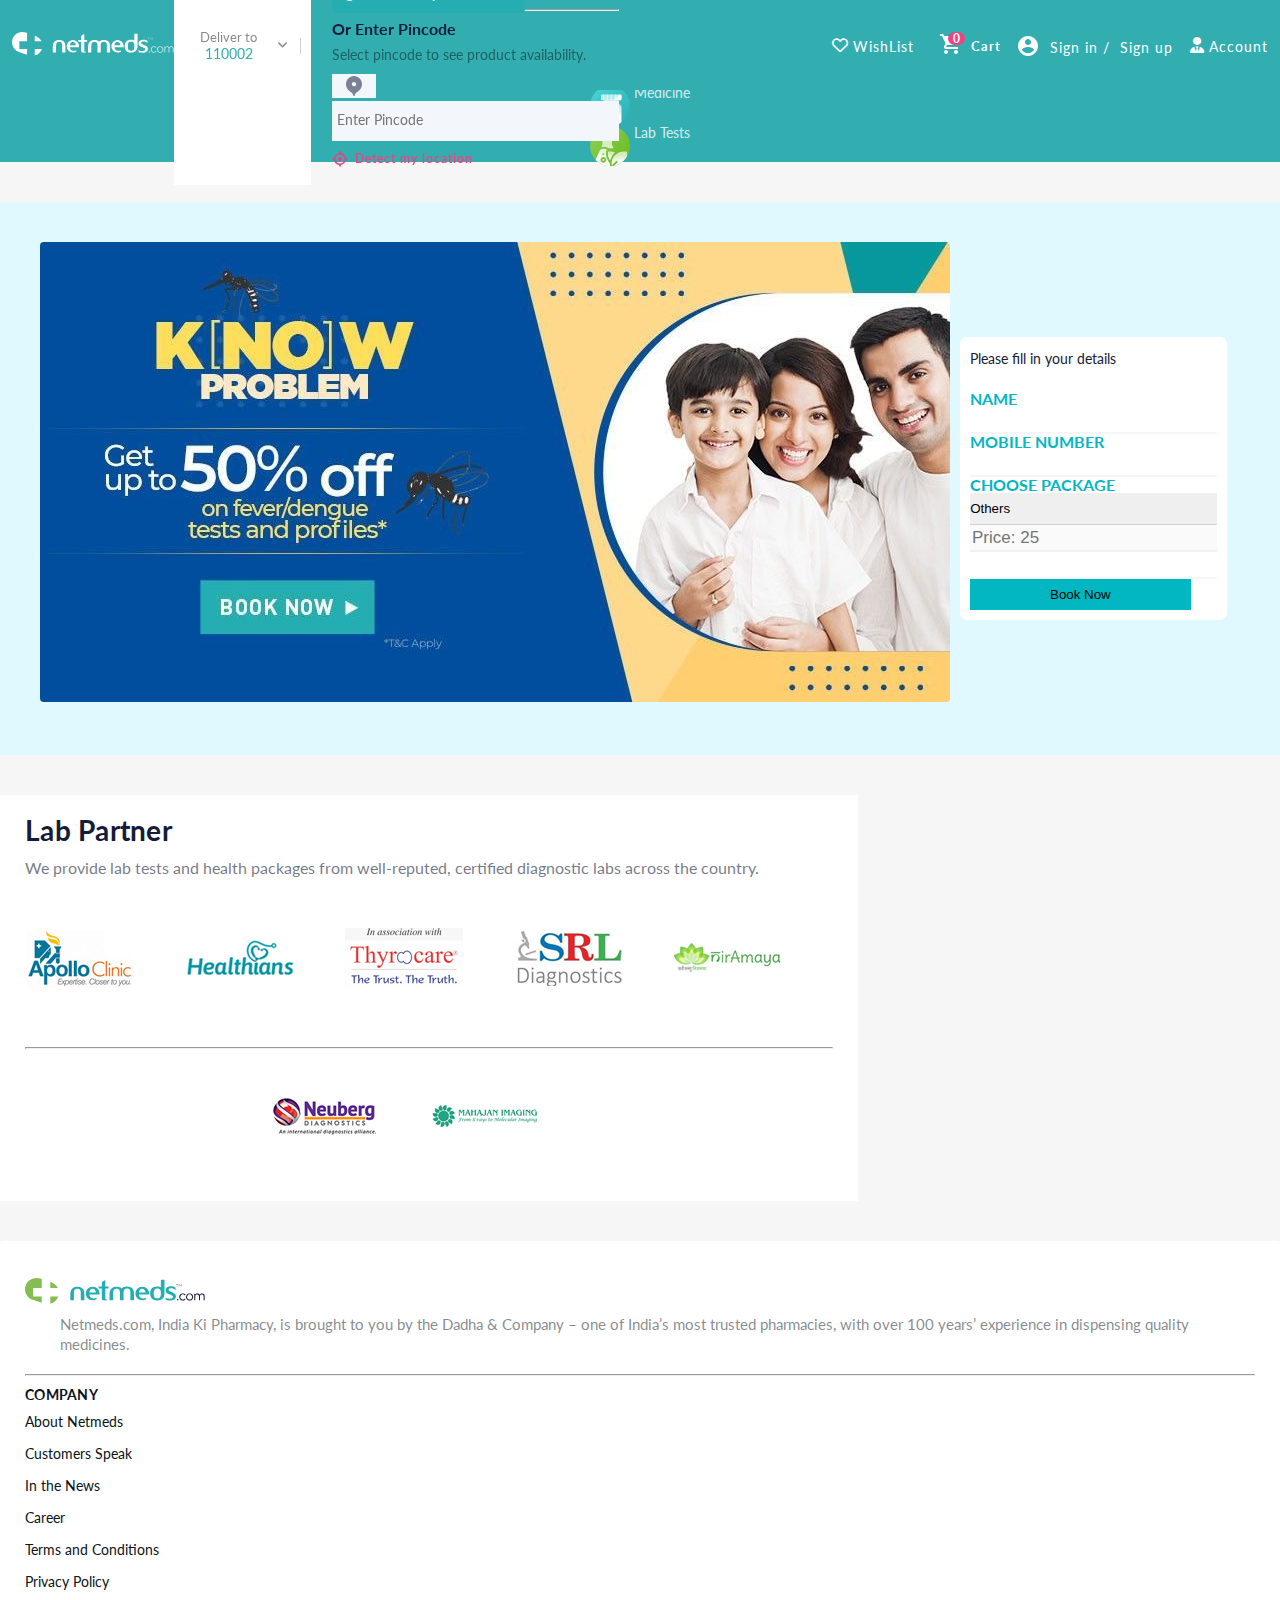
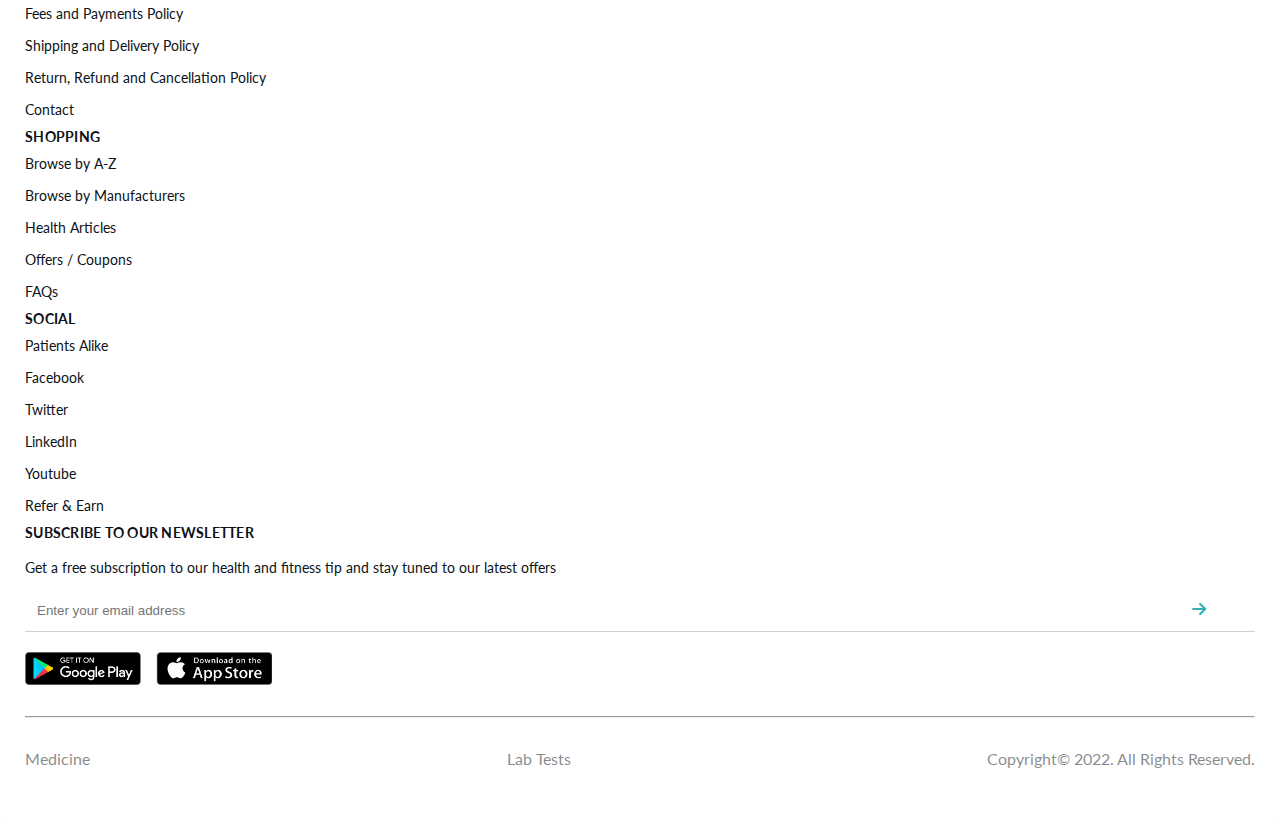
<file: labtests.html>
<!DOCTYPE html>
<html lang="en">

<head>
    <meta charset="UTF-8">
    <meta http-equiv="X-UA-Compatible" content="IE=edge">
    <meta name="viewport" content="width=device-width, initial-scale=1.0">
    <link href="https://cdn.jsdelivr.net/npm/bootstrap@5.1.3/dist/css/bootstrap.min.css" rel="stylesheet"
        integrity="sha384-1BmE4kWBq78iYhFldvKuhfTAU6auU8tT94WrHftjDbrCEXSU1oBoqyl2QvZ6jIW3" crossorigin="anonymous">
    <link rel="preconnect" href="https://fonts.googleapis.com">
    <link rel="preconnect" href="https://fonts.gstatic.com" crossorigin>
    <link href="https://fonts.googleapis.com/css2?family=Lato:wght@300;400;700&display=swap" rel="stylesheet">
    <link rel="stylesheet" href="https://cdnjs.cloudflare.com/ajax/libs/font-awesome/6.0.0/css/all.min.css"
        integrity="sha512-9usAa10IRO0HhonpyAIVpjrylPvoDwiPUiKdWk5t3PyolY1cOd4DSE0Ga+ri4AuTroPR5aQvXU9xC6qOPnzFeg=="
        crossorigin="anonymous" referrerpolicy="no-referrer" />
    <link rel="stylesheet" href="./css/style.css">
    <link href="http://cdn.syncfusion.com/19.3.0.43/js/web/flat-azure/ej.web.all.min.css" rel="stylesheet" />

    <title>Book any fever/dengue tests or profiles and get up to 50% off | Netmeds Offer</title>
</head>

<body>
    <header>
        <div class="container-fluid">
            <div class="row">
                <div class="col-lg-2 p-0 headLogo" style=" display: flex; align-items: center; ">
                    <a href="index.html">
                        <div class="headerLogoImage">
                            <img class="img-fluid" src="./Images/headers/home-logo-netmeds-new.svg"
                                alt="home-logo-netmeds-new">
                        </div>
                    </a>
                </div>
                <div class="col-lg-6 col-md-12 col-sm-12 p-0 headSearch">
                    <form action="#">
                        <div class="input-group">
                            <button class="btn   dropdown-toggle" type="button" data-bs-toggle="dropdown"
                                aria-expanded="false">
                                <span>
                                    Deliver to
                                    <span>110002</span>
                                </span>
                                <i class="ms-2 fa-solid fa-angle-down"></i>
                            </button>
                            <div class="closeSearch">
                                <i class="fa-solid fa-xmark"></i>
                            </div>
                            <div class="dropdown-menu">
                                <div class="menuBox">
                                    <h1>Where do you want the delivery?</h1>
                                    <p>
                                        Get access to your Addresses, Orders, and Wishlist
                                    </p>
                                    <a class="btn btn-primary">Sign in to see your location</a>
                                    <hr>
                                    <h2>Or Enter Pincode</h2>
                                    <p>
                                        Select pincode to see product availability.
                                    </p>

                                    <div class="menuInput d-flex">
                                        <img src="./Images/headers/location-on.svg" alt="">
                                        <input type="tel" name="rel_pincode" id="rel_pincode"
                                            placeholder="Enter Pincode" autocomplete="off" maxlength="6">
                                    </div>
                                    <div class="menuLocation">
                                        <img src="./Images/headers/location-detect.svg" alt="location">
                                        <span>Detect my location</span>
                                    </div>
                                </div>
                            </div>
                            <input autocomplete="off" id="searchBoxInput" type="text" class="form-control"
                                placeholder="Search for medicine & wellness products…"
                                style="border-top-right-radius: 5px;border-bottom-right-radius: 5px;">

                            <div class="col-lg-12">
                                <div class="searchBox">
                                    <ul>
                                        <li>
                                            <i class="fa-solid fa-magnifying-glass"></i>
                                            <a href="#">
                                                Search1
                                            </a>
                                        </li>
                                        <li>
                                            <i class="fa-solid fa-magnifying-glass"></i>
                                            <a href="#">
                                                Search1
                                            </a>
                                        </li>
                                        <li>
                                            <i class="fa-solid fa-magnifying-glass"></i>
                                            <a href="#">
                                                Search1
                                            </a>
                                        </li>
                                        <li>
                                            <i class="fa-solid fa-magnifying-glass"></i>
                                            <a href="#">
                                                Search1
                                            </a>
                                        </li>

                                    </ul>
                                </div>
                            </div>
                        </div>
                    </form>
                </div>
                <div class="col-lg-3 col-md-12 col-sm-12 headUser">
                    <ul>
                        <li>
                            <a href="wishlist.html">
                                <i class="fa-regular fa-heart"></i>
                                <span>WishList</span>
                            </a>
                        </li>
                        <li class="basketA">
                            <a href="basket.html">

                                <div class="basketImage">
                                    <img src="./Images/headers/cart_icon.svg" alt="cart_icon">
                                    <sub>0</sub>
                                </div>
                                <span class="basketCart">Cart</span>

                            </a>
                            <div class="basketHover">
                                <div class="basketTriangle"></div>

                                <div class="basketAHover">
                                    <div class="basketHoverUp">
                                        <h2>
                                            Order Summary
                                        </h2>
                                        <span>
                                            3 item(s)
                                        </span>
                                    </div>

                                    <div class="basketHoverMiddle">
                                        <div class="row">
                                            <div class="itemBasket">
                                                <div class="basketName">Scalpe Plus Anti Dandruff Shampoo 75 ml
                                                </div>
                                                <div class="basketPriceCount">Rs.208.00x1</div>
                                            </div>

                                        </div>
                                    </div>
                                    <div class="basketHoverDown">
                                        <div class="DownLeft">
                                            <h3>
                                                ₼802.64
                                            </h3>
                                            <p>
                                                You save ₼185.36
                                            </p>
                                        </div>
                                        <div class="DownRight">
                                            <a href="basket.html">PROCEED TO CART</a>
                                        </div>
                                    </div>
                                </div>
                            </div>
                        </li>
                        <li class="signInUp">

                            <img src="./Images/headers/profile_icon.svg" alt="profile_icon">

                            <ul>
                                <li>
                                    <a href="login.html">
                                        <span class="signIn">Sign in</span>
                                    </a>
                                </li>
                                <li>
                                    <a href="register.html">
                                        <span>Sign up</span>
                                    </a>
                                </li>
                            </ul>



                        </li>

                        <li class="d-none">
                            <a href="profile.html">
                                <i class="fa-solid fa-user-tie"></i>
                                <span>Account</span>
                            </a>
                        </li>
                    </ul>
                </div>

            </div>
        </div>
    </header>

    <div class="headNavbar">
        <div class="container">
            <div class="row">
                <div class="col    navBox navMed">
                    <img src="./Images/navbars/medicine.svg" alt="medicine">
                    <a class="me-5 nav-link dropdown-toggle" href="#" id="navbarDropdownMenuLink" role="button"
                        aria-expanded="false">
                        Medicine
                    </a>
                    <ul class="dropdown-menu" aria-labelledby="navbarDropdownMenuLink">
                        <li><a class="dropdown-item" href="#">All Medicines</a></li>
                        <li><a class="dropdown-item" href="#">Previously Ordered Products </a></li>
                    </ul>
                </div>
                <div class="col  navBox">
                    <img src="./Images/navbars/diagnostics.svg" alt="diagnostics">
                    <a class=" nav-link" href="./healthpackages.html">Lab Tests</a>
                </div>

            </div>
        </div>

    </div>

    <main>
        <section id="labtests">
            <div class="container">
                <div class="row labTest">
                    <div class="col-lg-9">
                        <div class="labImage">
                            <img src="./Images/labtests/1635266868_WhatsApp_Image_2021-10-26_at_21.56.07.jpg" alt="">
                        </div>
                    </div>
                    <div class="col-lg-3 labForm">
                        <p>Please fill in your details</p>

                        <form method="post">
                            <div class="mb-3">
                                <label for="exampleInputEmail1" class="form-label">NAME</label>
                                <input type="text" class="form-control">
                            </div>
                            <div class="mb-3">
                                <label for="exampleInputEmail1" class="form-label">MOBILE NUMBER</label>
                                <input type="tel" class="form-control">
                            </div>
                            <div class="mb-3">
                                <label for="exampleInputEmail1" class="form-label">CHOOSE PACKAGE</label>
                                <select class="form-select" aria-label="Default select example">
                                    <option value="1">
                                        <a href="#">
                                            Others
                                        </a>
                                    </option>
                                    <option value="2">
                                        <a href="#">
                                            Fever Profile
                                        </a>
                                    </option>
                                    <option value="3">
                                        <a href="#">
                                            Netmeds Cough-Fever Cold Package
                                        </a>
                                    </option>
                                    <option value="4">
                                        <a href="#">
                                            Anaemia Profile
                                        </a>
                                    </option>
                                    <option value="5">
                                        <a href="#">
                                            Thyroid Tests
                                        </a>
                                    </option>
                                    <option value="6">
                                        <a href="#">
                                            Basic Allergy Package
                                        </a>
                                    </option>
                                    <option value="7">
                                        <a href="#">
                                            Netmeds Healthy Heart
                                        </a>
                                    </option>
                                    <option value="8">
                                        <a href="#">
                                            Advanced Heart Care
                                        </a>
                                    </option>
                                    <option value="9">
                                        <a href="#">
                                            Netmeds Diabetic Checkup
                                        </a>
                                    </option>
                                    <option value="10">
                                        <a href="#">
                                            Vitamin Tests
                                        </a>
                                    </option>
                                    <option value="11">
                                        <a href="#">
                                            Netmeds Advanced Care
                                        </a>
                                    </option>
                                    <option value="12">
                                        <a href="#">
                                            Covid Antibody GT Profile
                                        </a>
                                    </option>
                                    <option value="13">
                                        <a href="#">
                                            Netmeds Swasthya
                                        </a>
                                    </option>
                                </select>
                            </div>
                            <div class="mb-3">
                                <input class="form-control" placeholder="Price: 25" type="number" disabled>
                            </div>

                            <div class="mb-3">
                                <div class="control">
                                    <input type="text" id="dateTime" />
                                </div>
                            </div>

                            <div class="mb-3 text-center">
                                <button class="btn btn-primary">
                                    Book Now
                                </button>
                            </div>
                        </form>

                    </div>
                </div>

            </div>
        </section>

        <section id="labPartner">
            <div class="container">
                <div class="row">
                    <div class="labBox">
                        <h1>
                            Lab Partner
                        </h1>
                        <p>
                            We provide lab tests and health packages from well-reputed, certified diagnostic labs across
                            the
                            country.
                        </p>
                        <div class="partnerImages">
                            <div class="row">
                                <div class="col-lg-2 partnerImage">
                                    <img src="./Images/labtests/Apllo_clinic.jpg" alt="">
                                </div>
                                <div class="col-lg-2 partnerImage">
                                    <img src="./Images/labtests/Healthians.jpg" alt="">
                                </div>
                                <div class="col-lg-2  partnerImage">
                                    <img src="./Images/labtests/thyrocare_logo.jpg" alt="">
                                </div>
                                <div class="col-lg-2 partnerImage">
                                    <img src="./Images/labtests/SRL_Diagnostics.jpg" alt="">
                                </div>
                                <div class="col-lg-2 partnerImage ">
                                    <img src="./Images/labtests/Niramaya.jpg" alt="">
                                </div>
                            </div>
                        </div>
                        <hr>
                        <div class="partnerImages">
                            <div class="row">
                                <div class="col-lg-2 partnerImage">
                                    <img src="./Images/labtests/Neuberg.jpg" alt="">
                                </div>
                                <div class="col-lg-2 partnerImage">
                                    <img src="./Images/labtests/Mahajan-Imaging.jpg" alt="">
                                </div>
                            </div>
                        </div>
                    </div>
                </div>
            </div>
        </section>
    </main>

    <footer>
        <div class="container-fluid">
            <div class="row footUp">
                <div class="col-lg-2 footImage">
                    <img src="./Images/footers/netmeds-footer-logo.svg" alt="footer-logo">
                </div>
                <div class="col-lg-7">
                    <p>
                        Netmeds.com, India Ki Pharmacy, is brought to you by the Dadha & Company – one of India’s most
                        trusted pharmacies, with over 100 years’ experience in dispensing quality medicines.
                    </p>
                </div>

            </div>
            <hr>
            <div class="row footMiddle">
                <div class="col-lg-4 footCompany">
                    <ul>
                        <li>
                            <h2>Company</h2>
                        </li>
                        <li><a href="#">About Netmeds</a></li>
                        <li><a href="#">Customers Speak</a></li>
                        <li><a href="#">In the News</a></li>
                        <li><a href="#">Career</a>
                        </li>
                        <li><a href="#">Terms and Conditions</a></li>
                        <li><a href="#">Privacy Policy</a></li>
                        <li><a href="#">Fees and Payments Policy</a></li>
                        <li><a href="#">Shipping and Delivery
                                Policy</a>
                        </li>
                        <li><a href="#">Return, Refund and
                                Cancellation Policy</a></li>
                        <li><a href="#">Contact</a></li>
                    </ul>
                </div>
                <div class="col-lg-3 footShopping">
                    <ul>
                        <li>
                            <h2>Shopping</h2>
                        </li>
                        <li><a href="#">Browse by A-Z</a></li>
                        <li><a href="#">Browse by Manufacturers</a></li>
                        <li><a href="#">Health Articles</a></li>
                        <li><a href="#">Offers / Coupons</a></li>
                        <li><a href="#">FAQs</a></li>
                    </ul>
                </div>
                <div class="col-lg-2 footSocial">
                    <ul>
                        <li>
                            <h2>Social</h2>
                        </li>
                        <li><a target="_blank" href="https://www.netmeds.com/patientsalike/">Patients Alike</a></li>
                        <li><a target="_blank" href="https://www.facebook.com/NetMeds/">Facebook</a></li>
                        <li><a target="_blank" href="https://twitter.com/NetMeds">Twitter</a></li>
                        <li><a target="_blank"
                                href="https://in.linkedin.com/company/netmeds-marketplace-limited">LinkedIn</a></li>
                        <li><a target="_blank"
                                href="https://www.youtube.com/channel/UCNuPx810akEPrbwAUpdNPyw">Youtube</a></li>
                        <li><a target="_blank" href="#">Refer &amp; Earn</a></li>
                    </ul>
                </div>
                <div class="col-lg-3 footSubscribe">
                    <h2>
                        SUBSCRIBE TO OUR NEWSLETTER
                    </h2>
                    <p>
                        Get a free subscription to our health and fitness tip and stay tuned to our latest offers
                    </p>
                    <form action="#">
                        <input type="text" class="form-control" placeholder="Enter your email address">
                        <i class="fa-solid fa-arrow-right"></i>
                    </form>
                    <ul>
                        <li>
                            <a href="https://play.google.com/store/apps/details?id=com.NetmedsMarketplace.Netmeds&hl=en"
                                target="_blank">
                                <img src="./Images/footers/play_store.png" alt="">
                            </a>
                        </li>
                        <li>
                            <a href="https://apps.apple.com/in/app/netmeds-india-ki-pharmacy/id1011070011"
                                target="_blank">
                                <img src="./Images/footers/app_store.png" alt="">
                            </a>
                        </li>
                    </ul>
                </div>
            </div>
            <hr>

            <div class="row copyRight">
                <div class="col-lg-4 copyBox ">
                    <a href="#">Medicine</a>

                </div>
                <div class="col-lg-4 copyBox">
                    <a href="#">Lab Tests</a>


                </div>
                <div class="col-lg-4 copyBox">
                    <p>Copyright© 2022. All Rights Reserved.</p>
                </div>

            </div>
        </div>
    </footer>


    <script src="http://cdn.syncfusion.com/js/assets/external/jquery-1.10.2.min.js"> </script>
    <script src="http://cdn.syncfusion.com/19.3.0.43/js/web/ej.web.all.min.js"></script>
    <script src="./js/labTests.js"></script>
    <script src="./js/search.js"></script>

</body>

</html>
</file>
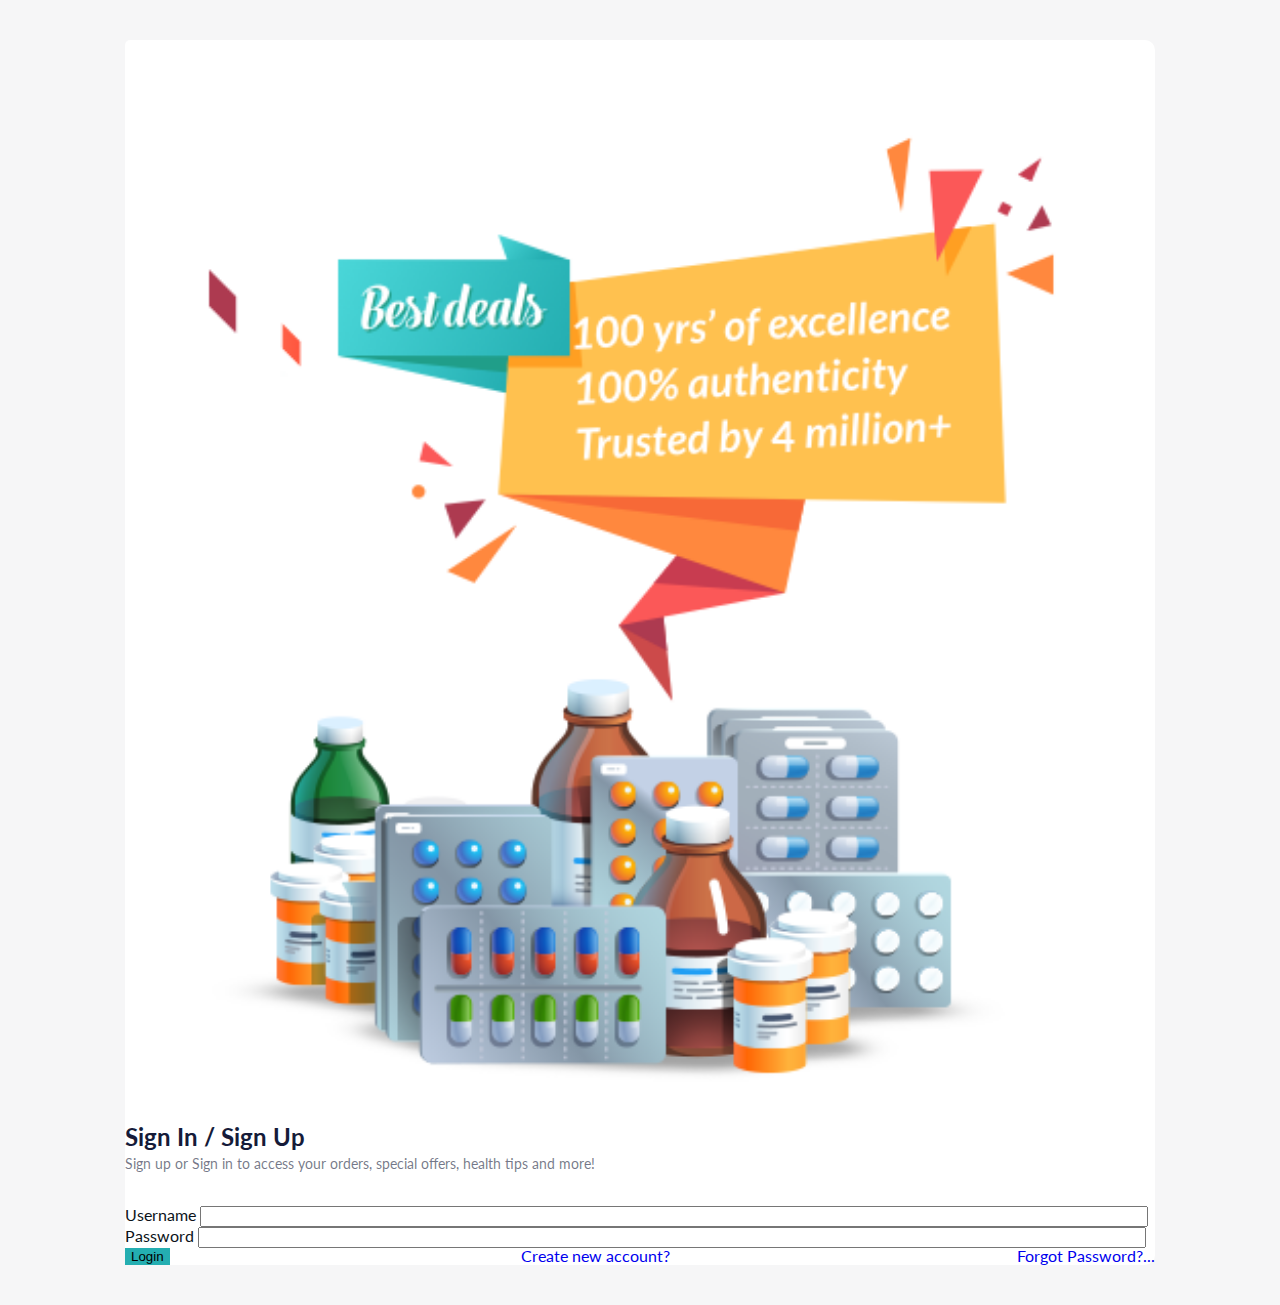
<file: login.html>
<!DOCTYPE html>
<html lang="en">

<head>
    <meta charset="UTF-8">
    <meta http-equiv="X-UA-Compatible" content="IE=edge">
    <meta name="viewport" content="width=device-width, initial-scale=1.0">
    <link href="https://cdn.jsdelivr.net/npm/bootstrap@5.1.3/dist/css/bootstrap.min.css" rel="stylesheet"
        integrity="sha384-1BmE4kWBq78iYhFldvKuhfTAU6auU8tT94WrHftjDbrCEXSU1oBoqyl2QvZ6jIW3" crossorigin="anonymous">
    <link rel="preconnect" href="https://fonts.googleapis.com">
    <link rel="preconnect" href="https://fonts.gstatic.com" crossorigin>
    <link href="https://fonts.googleapis.com/css2?family=Lato:wght@300;400;700&display=swap" rel="stylesheet">
    <link rel="stylesheet" href="https://cdnjs.cloudflare.com/ajax/libs/font-awesome/6.0.0/css/all.min.css"
        integrity="sha512-9usAa10IRO0HhonpyAIVpjrylPvoDwiPUiKdWk5t3PyolY1cOd4DSE0Ga+ri4AuTroPR5aQvXU9xC6qOPnzFeg=="
        crossorigin="anonymous" referrerpolicy="no-referrer" />
    <link rel="stylesheet" href="./css/owl.carousel.min.css">
    <link rel="stylesheet" href="./css/owl.theme.default.min.css">
    <link rel="stylesheet" href="./css/style.css">
    <title>Login</title>
</head>

<body>
    <section id="login">
        <div class="container">
            <div class="row">
                <div class="col-lg-6">
                    <div class="loginImage">
                        <img src="./Images/logins/1588773798_sign-in-banner-new.png"
                            alt="1588773798_sign-in-banner-new.png">
                    </div>
                </div>
                <div class="col-lg-6 loginInput">
                    <h2>Sign In / Sign Up</h2>
                    <p>
                        Sign up or Sign in to access your orders, special offers, health tips and more!
                    </p>
                    <form method="post">
                        <div class="mb-3">
                            <label for="exampleInputEmail1" class="form-label">Username</label>
                            <input class="form-control" id="exampleInputEmail1">
                        </div>
                        <div class="mb-3">
                            <label for="exampleInputPassword1" class="form-label">Password</label>
                            <input type="password" class="form-control" id="exampleInputPassword1">
                        </div>
                        <div class="mb-3">

                        </div>
                        <div class="mb-3 form-check">
                            <div class="col-lg-4 text-center">
                                <button type="submit" class="btn btn-primary">Login</button>
                            </div>
                            <div class="col-lg-4">
                                <a class="" href="register.html">
                                    Create new account?
                                </a>
                            </div>
                            <div class="col-lg-4">
                                <a class="" href="forgotPassword.html">
                                    Forgot Password?...
                                </a>
                            </div>

                        </div>

                    </form>
                </div>
            </div>
        </div>
        </div>
    </section>
</body>

</html>
</file>
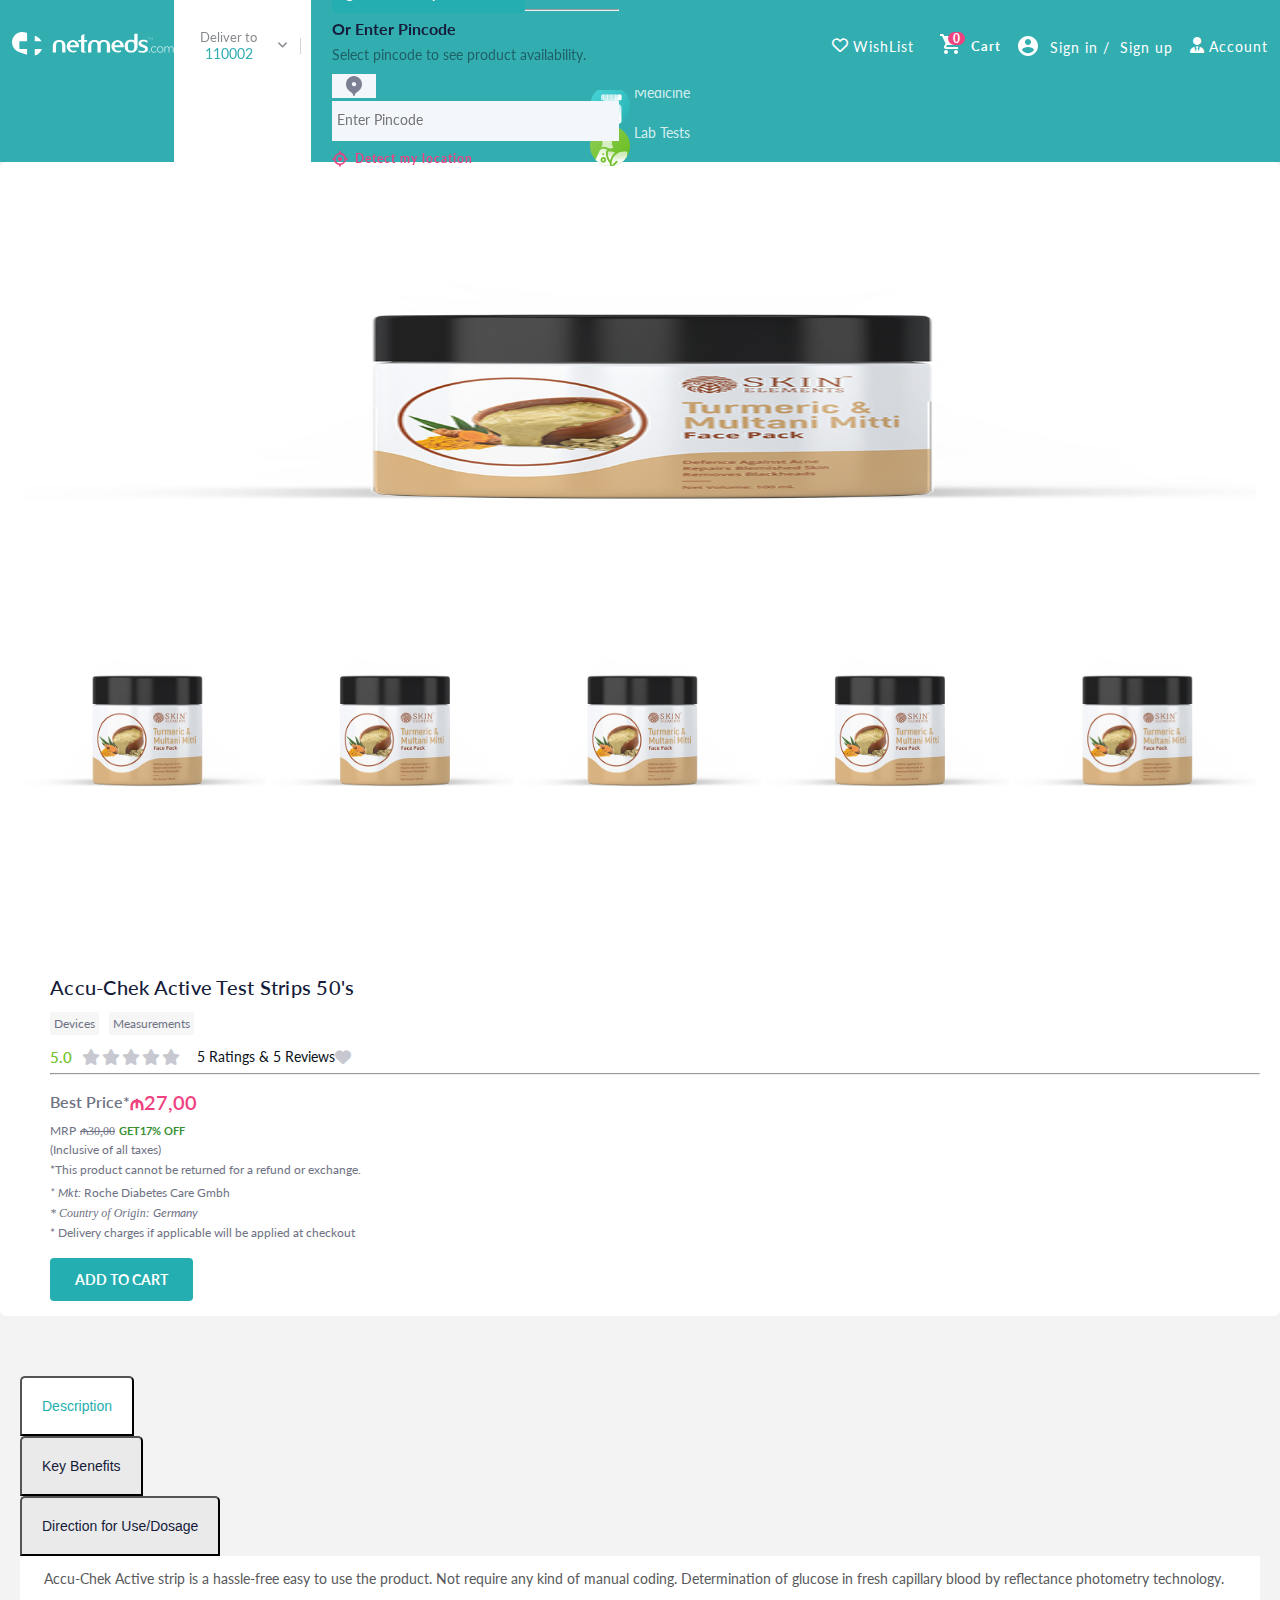
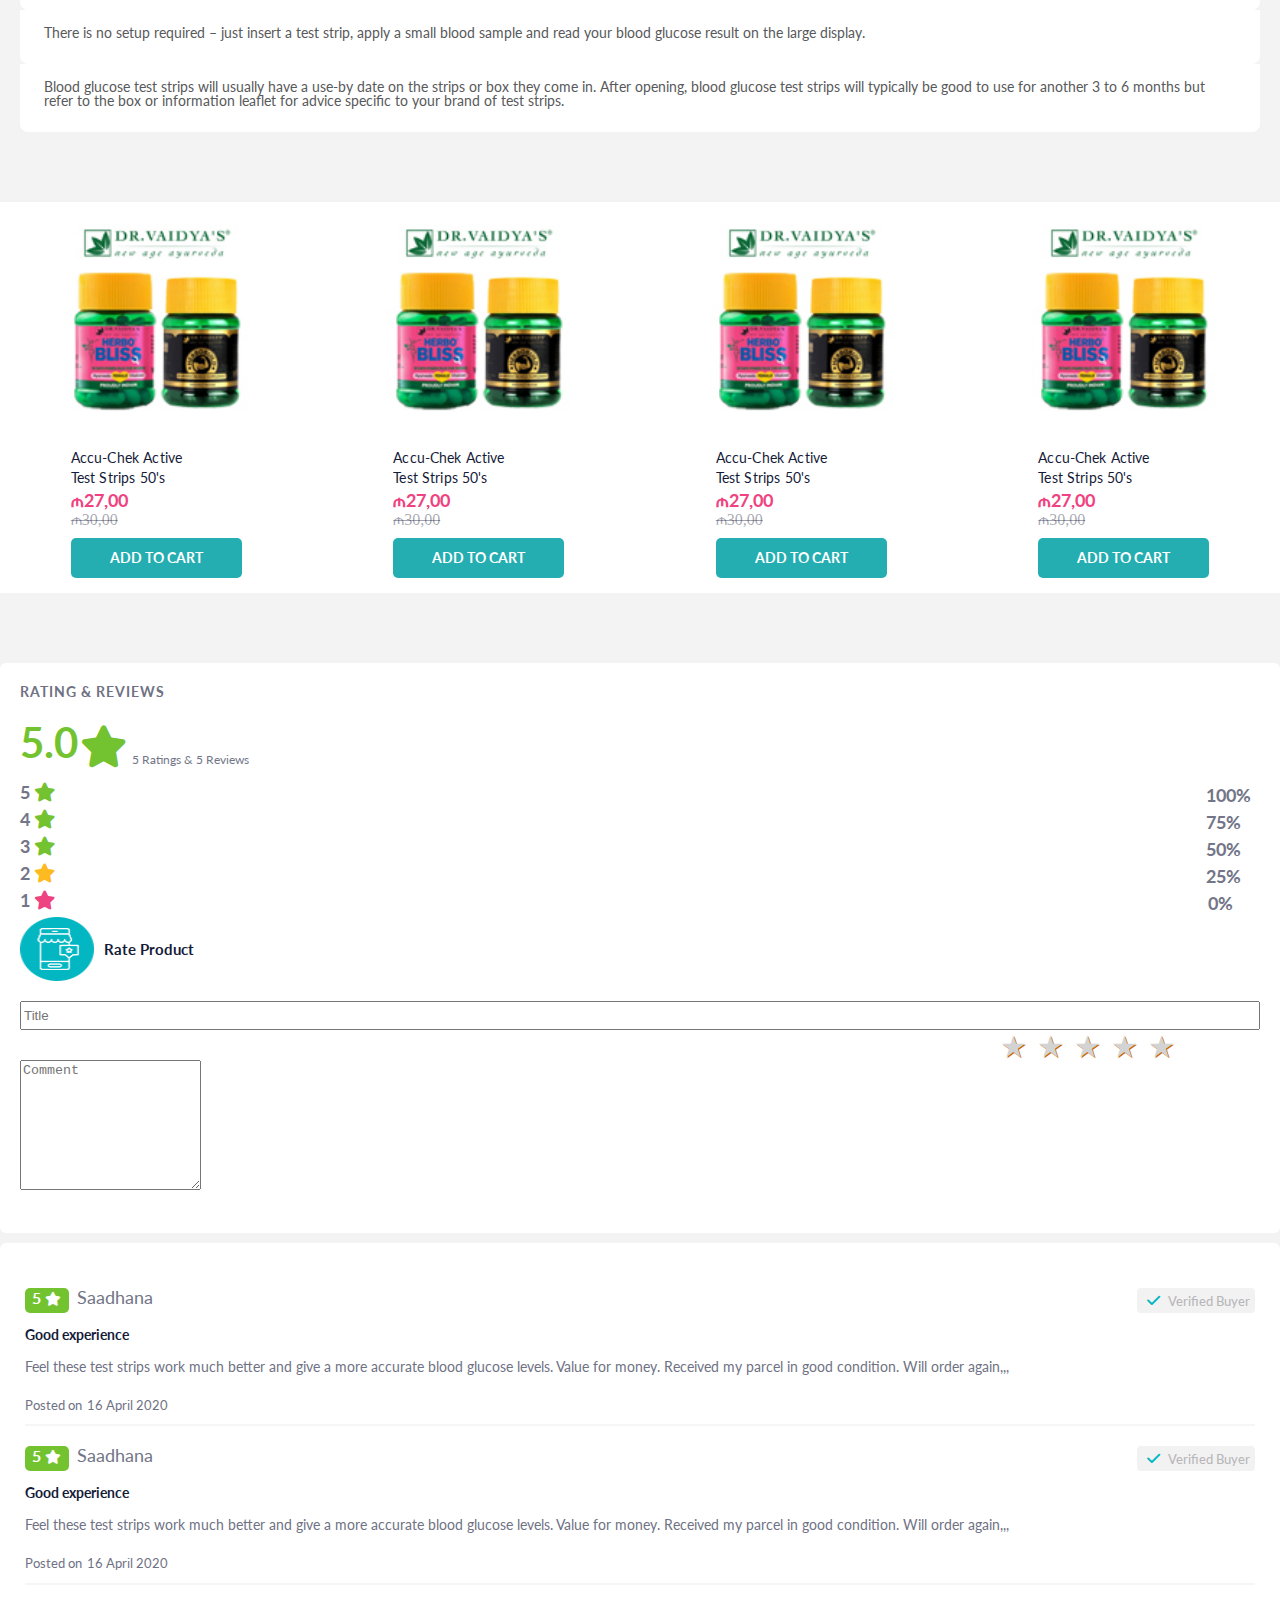
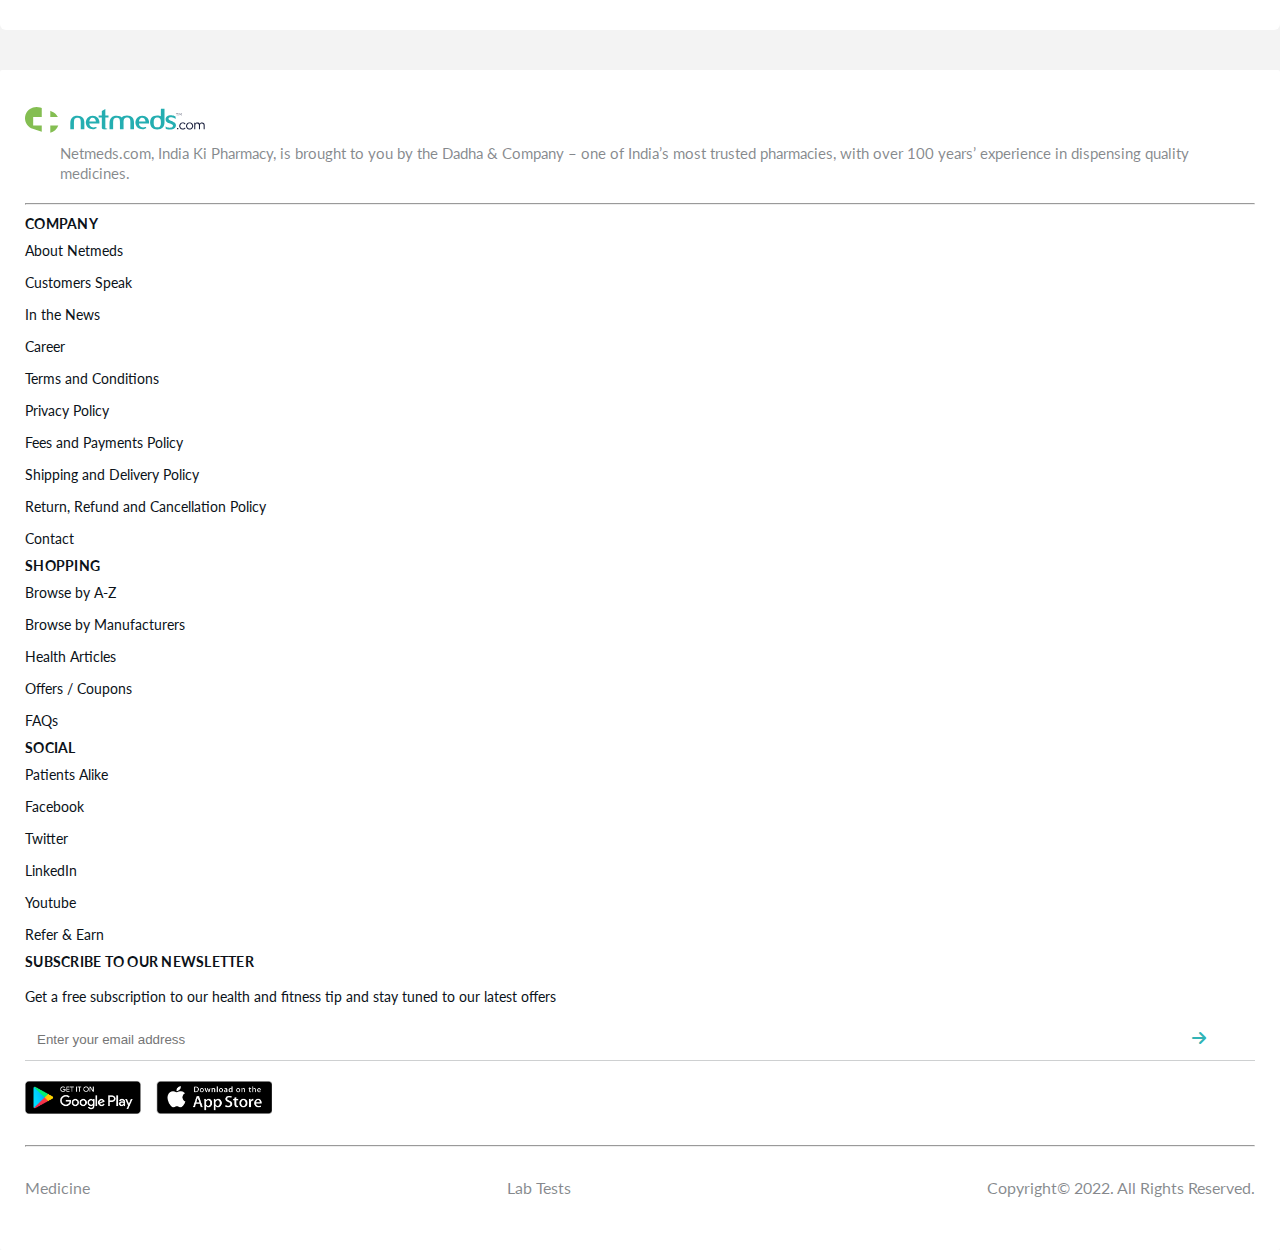
<file: productDetail.html>
<!DOCTYPE html>
<html lang="en">

<head>
    <meta charset="UTF-8">
    <meta http-equiv="X-UA-Compatible" content="IE=edge">
    <meta name="viewport" content="width=device-width, initial-scale=1.0">
    <link href="https://cdn.jsdelivr.net/npm/bootstrap@5.1.3/dist/css/bootstrap.min.css" rel="stylesheet"
        integrity="sha384-1BmE4kWBq78iYhFldvKuhfTAU6auU8tT94WrHftjDbrCEXSU1oBoqyl2QvZ6jIW3" crossorigin="anonymous">
    <link rel="preconnect" href="https://fonts.googleapis.com">
    <link rel="preconnect" href="https://fonts.gstatic.com" crossorigin>
    <link href="https://fonts.googleapis.com/css2?family=Lato:wght@300;400;700&display=swap" rel="stylesheet">
    <link rel="stylesheet" href="https://cdnjs.cloudflare.com/ajax/libs/font-awesome/6.0.0/css/all.min.css"
        integrity="sha512-9usAa10IRO0HhonpyAIVpjrylPvoDwiPUiKdWk5t3PyolY1cOd4DSE0Ga+ri4AuTroPR5aQvXU9xC6qOPnzFeg=="
        crossorigin="anonymous" referrerpolicy="no-referrer" />
    <link rel="stylesheet" href="./css/owl.carousel.min.css">
    <link rel="stylesheet" href="./css/owl.theme.default.min.css">
    <link rel="stylesheet" href="./css/style.css">
    <link rel="stylesheet" href="./css/flexslider.css">

    <title>Netmeds.com</title>

</head>

<body>
    <header>
        <div class="container-fluid">
            <div class="row">
                <div class="col-lg-2 p-0 headLogo" style=" display: flex; align-items: center; ">
                    <a href="index.html">
                        <div class="headerLogoImage">
                            <img class="img-fluid" src="./Images/headers/home-logo-netmeds-new.svg"
                                alt="home-logo-netmeds-new">
                        </div>
                    </a>
                </div>
                <div class="col-lg-6 col-md-12 col-sm-12 p-0 headSearch">
                    <form action="#">
                        <div class="input-group">
                            <button class="btn   dropdown-toggle" type="button" data-bs-toggle="dropdown"
                                aria-expanded="false">
                                <span>
                                    Deliver to
                                    <span>110002</span>
                                </span>
                                <i class="ms-2 fa-solid fa-angle-down"></i>
                            </button>
                            <div class="closeSearch">
                                <i class="fa-solid fa-xmark"></i>
                            </div>
                            <div class="dropdown-menu">
                                <div class="menuBox">
                                    <h1>Where do you want the delivery?</h1>
                                    <p>
                                        Get access to your Addresses, Orders, and Wishlist
                                    </p>
                                    <a class="btn btn-primary">Sign in to see your location</a>
                                    <hr>
                                    <h2>Or Enter Pincode</h2>
                                    <p>
                                        Select pincode to see product availability.
                                    </p>

                                    <div class="menuInput d-flex">
                                        <img src="./Images/headers/location-on.svg" alt="">
                                        <input type="tel" name="rel_pincode" id="rel_pincode"
                                            placeholder="Enter Pincode" autocomplete="off" maxlength="6">
                                    </div>
                                    <div class="menuLocation">
                                        <img src="./Images/headers/location-detect.svg" alt="location">
                                        <span>Detect my location</span>
                                    </div>
                                </div>
                            </div>
                            <input autocomplete="off" id="searchBoxInput" type="text" class="form-control"
                                placeholder="Search for medicine & wellness products…"
                                style="border-top-right-radius: 5px;border-bottom-right-radius: 5px;">

                            <div class="col-lg-12">
                                <div class="searchBox">
                                    <ul>
                                        <li>
                                            <i class="fa-solid fa-magnifying-glass"></i>
                                            <a href="#">
                                                Search1
                                            </a>
                                        </li>
                                        <li>
                                            <i class="fa-solid fa-magnifying-glass"></i>
                                            <a href="#">
                                                Search1
                                            </a>
                                        </li>
                                        <li>
                                            <i class="fa-solid fa-magnifying-glass"></i>
                                            <a href="#">
                                                Search1
                                            </a>
                                        </li>
                                        <li>
                                            <i class="fa-solid fa-magnifying-glass"></i>
                                            <a href="#">
                                                Search1
                                            </a>
                                        </li>

                                    </ul>
                                </div>
                            </div>
                        </div>
                    </form>
                </div>
                <div class="col-lg-3 col-md-12 col-sm-12 headUser">
                    <ul>
                        <li>
                            <a href="wishlist.html">
                                <i class="fa-regular fa-heart"></i>
                                <span>WishList</span>
                            </a>
                        </li>
                        <li class="basketA">
                            <a href="basket.html">

                                <div class="basketImage">
                                    <img src="./Images/headers/cart_icon.svg" alt="cart_icon">
                                    <sub>0</sub>
                                </div>
                                <span class="basketCart">Cart</span>

                            </a>
                            <div class="basketHover">
                                <div class="basketTriangle"></div>

                                <div class="basketAHover">
                                    <div class="basketHoverUp">
                                        <h2>
                                            Order Summary
                                        </h2>
                                        <span>
                                            3 item(s)
                                        </span>
                                    </div>

                                    <div class="basketHoverMiddle">
                                        <div class="row">
                                            <div class="itemBasket">
                                                <div class="basketName">Scalpe Plus Anti Dandruff Shampoo 75 ml
                                                </div>
                                                <div class="basketPriceCount">Rs.208.00x1</div>
                                            </div>

                                        </div>
                                    </div>
                                    <div class="basketHoverDown">
                                        <div class="DownLeft">
                                            <h3>
                                                ₼802.64
                                            </h3>
                                            <p>
                                                You save ₼185.36
                                            </p>
                                        </div>
                                        <div class="DownRight">
                                            <a href="basket.html">PROCEED TO CART</a>
                                        </div>
                                    </div>
                                </div>
                            </div>
                        </li>
                        <li class="signInUp">

                            <img src="./Images/headers/profile_icon.svg" alt="profile_icon">

                            <ul>
                                <li>
                                    <a href="login.html">
                                        <span class="signIn">Sign in</span>
                                    </a>
                                </li>
                                <li>
                                    <a href="register.html">
                                        <span>Sign up</span>
                                    </a>
                                </li>
                            </ul>



                        </li>

                        <li class="d-none">
                            <a href="profile.html">
                                <i class="fa-solid fa-user-tie"></i>
                                <span>Account</span>
                            </a>
                        </li>
                    </ul>
                </div>

            </div>
        </div>
    </header>

    <div class="headNavbar">
        <div class="container">
            <div class="row">
                <div class="col    navBox navMed">
                    <img src="./Images/navbars/medicine.svg" alt="medicine">
                    <a class="me-5 nav-link dropdown-toggle" href="#" id="navbarDropdownMenuLink" role="button"
                        aria-expanded="false">
                        Medicine
                    </a>
                    <ul class="dropdown-menu" aria-labelledby="navbarDropdownMenuLink">
                        <li><a class="dropdown-item" href="#">All Medicines</a></li>
                        <li><a class="dropdown-item" href="#">Previously Ordered Products </a></li>
                    </ul>
                </div>
                <div class="col  navBox">
                    <img src="./Images/navbars/diagnostics.svg" alt="diagnostics">
                    <a class=" nav-link" href="./healthpackages.html">Lab Tests</a>
                </div>

            </div>
        </div>

    </div>

    <main>
        <section id="pDetail">
            <div class="container">
                <div class="row">
                    <div class="col-lg-6 productLeft">
                        <div id="slider" class="flexslider">
                            <ul class="slides">
                                <li>
                                    <img
                                        src="./Images/productDetails/skin_elements_face_pack_turmeric_multani_mitti_100_gm_0_2.jpg" />
                                </li>
                                <li>
                                    <img
                                        src="./Images/productDetails/skin_elements_face_pack_turmeric_multani_mitti_100_gm_0_2.jpg" />
                                </li>
                                <li>
                                    <img
                                        src="./Images/productDetails/skin_elements_face_pack_turmeric_multani_mitti_100_gm_0_2.jpg" />
                                </li>
                                <li>
                                    <img
                                        src="./Images/productDetails/skin_elements_face_pack_turmeric_multani_mitti_100_gm_0_2.jpg" />
                                </li>
                                <li>
                                    <img
                                        src="./Images/productDetails/skin_elements_face_pack_turmeric_multani_mitti_100_gm_0_2.jpg" />
                                </li>
                            </ul>
                        </div>
                        <div id="carousel" class="flexslider">
                            <ul class="slides">
                                <li>
                                    <img
                                        src="./Images/productDetails/skin_elements_face_pack_turmeric_multani_mitti_100_gm_0_2.jpg" />
                                </li>
                                <li>
                                    <img
                                        src="./Images/productDetails/skin_elements_face_pack_turmeric_multani_mitti_100_gm_0_2.jpg" />
                                </li>
                                <li>
                                    <img
                                        src="./Images/productDetails/skin_elements_face_pack_turmeric_multani_mitti_100_gm_0_2.jpg" />
                                </li>
                                <li>
                                    <img
                                        src="./Images/productDetails/skin_elements_face_pack_turmeric_multani_mitti_100_gm_0_2.jpg" />
                                </li>
                                <li>
                                    <img
                                        src="./Images/productDetails/skin_elements_face_pack_turmeric_multani_mitti_100_gm_0_2.jpg" />
                                </li>
                            </ul>
                        </div>
                    </div>
                    <div class="col-lg-6 productRight">
                        <h1>
                            Accu-Chek Active Test Strips 50's
                        </h1>
                        <ul class="pCategory">
                            <li>
                                <a href="#">
                                    Devices
                                </a>
                            </li>
                            <li>
                                <a href="#">
                                    Measurements
                                </a>
                            </li>
                        </ul>
                        <ul class="starReviews">

                            <li class="ms-3">
                                <span>5.0</span>

                                <ul>
                                    <li>
                                        <a href="#">
                                            <i class="fa-solid fa-star"></i>
                                        </a>
                                    </li>
                                    <li>
                                        <a href="#">
                                            <i class="fa-solid fa-star"></i>
                                        </a>
                                    </li>
                                    <li>
                                        <a href="#">
                                            <i class="fa-solid fa-star"></i>
                                        </a>
                                    </li>
                                    <li>
                                        <a href="#">
                                            <i class="fa-solid fa-star"></i>
                                        </a>
                                    </li>
                                    <li>
                                        <a href="#">
                                            <i class="fa-solid fa-star"></i>
                                        </a>
                                    </li>

                                </ul>
                                <p>
                                    5 Ratings & 5 Reviews
                                </p>
                            </li>
                            <li>
                                <a href="#">
                                    <i class="fa-solid fa-heart"></i>
                                </a>
                            </li>
                        </ul>
                        <hr>

                        <div class="productPrice">

                            <div class="bestPrice">
                                <h3>
                                    Best Price*
                                </h3>
                                <p> ₼27,00</p>
                            </div>

                            <div class="discountProduct">
                                <span>MRP</span>
                                <del> ₼30,00</del>
                                <p>
                                    GET<span>17</span>% OFF
                                </p>

                            </div>
                            <p>(Inclusive of all taxes)</p>
                            <p>*This product cannot be returned for a refund or exchange.</p>
                            <div class="MKT">
                                <span>
                                    * Mkt:
                                </span>
                                <a href="#">
                                    Roche Diabetes Care Gmbh
                                </a>
                            </div>
                            <div class="productCountry">
                                * Country of Origin:
                                <a href="#">
                                    Germany
                                </a>
                            </div>
                            <p>* Delivery charges if applicable will be applied at checkout</p>
                        </div>
                        <a class="addBtn" href="#">
                            ADD TO CART
                        </a>
                    </div>
                </div>
            </div>
        </section>
        <section id="pDescription">
            <div class="container">
                <div class="row">
                    <div class="col-lg-12">
                        <ul class="nav nav-tabs" id="myTab" role="tablist">
                            <li class="nav-item" role="presentation">
                                <button class="nav-link active" id="home-tab" data-bs-toggle="tab"
                                    data-bs-target="#home" type="button" role="tab" aria-controls="home"
                                    aria-selected="true">Description</button>
                            </li>
                            <li class="nav-item" role="presentation">
                                <button class="nav-link" id="benefits-tab" data-bs-toggle="tab"
                                    data-bs-target="#benefits" type="button" role="tab" aria-controls="benefits"
                                    aria-selected="false">Key
                                    Benefits</button>
                            </li>
                            <li class="nav-item" role="presentation">
                                <button class="nav-link" id="contact-tab" data-bs-toggle="tab" data-bs-target="#contact"
                                    type="button" role="tab" aria-controls="contact" aria-selected="false">Direction for
                                    Use/Dosage</button>
                            </li>
                        </ul>
                        <div class="tab-content" id="myTabContent">
                            <div class="tab-pane fade show active" id="home" role="tabpanel" aria-labelledby="home-tab">
                                <h1>
                                    Accu-Chek Active strip is a hassle-free easy to use the product. Not require any
                                    kind of
                                    manual coding. Determination of glucose in fresh capillary blood by reflectance
                                    photometry technology.
                                </h1>
                            </div>
                            <div class="tab-pane fade" id="benefits" role="tabpanel" aria-labelledby="benefits-tab">
                                <h1>
                                    There is no setup required – just insert a test strip, apply a small blood sample
                                    and
                                    read
                                    your blood glucose result on the large display.
                                </h1>
                            </div>
                            <div class="tab-pane fade" id="contact" role="tabpanel" aria-labelledby="contact-tab">
                                <h1>
                                    Blood glucose test strips will usually have a use-by date on the strips or box they
                                    come
                                    in.
                                    After opening, blood glucose test strips will typically be good to use for another 3
                                    to
                                    6
                                    months but refer to the box or information leaflet for advice specific to your brand
                                    of
                                    test
                                    strips.
                                </h1>

                            </div>
                        </div>
                    </div>
                </div>
            </div>
        </section>


        <section id="detailSlider">
            <div class="container">
                <div class="row">
                    <div class="owl-carousel owl-theme owl-carousel-detail">
                        <div class="item">
                            <div class="disImage">
                                <a href="#">
                                    <img class="img-fluid" src="./Images/discountsOwls/dr-vaidyas.jpg" alt="">
                                </a>
                            </div>
                            <div class="itemDown">
                                <div class="disTitle">
                                    <a href="#">
                                        <h2>
                                            Accu-Chek Active Test Strips 50's
                                        </h2>
                                    </a>
                                </div>
                                <div class="disPrice">
                                    <p> ₼27,00</p>
                                    <del> ₼30,00</del>
                                </div>
                                <div class="disBtn">
                                    <a href="#">
                                        ADD TO CART
                                    </a>
                                </div>
                            </div>
                        </div>
                    </div>
                </div>
            </div>
        </section>

        <section id="productComments">
            <div class="container">
                <div class="row commentWrite">
                    <div class="col-lg-5 commentRating">
                        <h1>
                            RATING & REVIEWS
                        </h1>
                        <div class="starRatings">
                            <span>
                                5.0
                            </span>
                            <i class="fa-solid fa-star"></i>

                            <p>5 Ratings & 5 Reviews</p>
                        </div>
                        <div class="ratings">
                            <div class="rating">
                                <span>
                                    5
                                </span>
                                <i class="fa-solid fa-star"></i>
                                <div class="progress">
                                    <div class="progress-bar" style="width: 100%" role="progressbar" aria-valuenow="100"
                                        aria-valuemin="0" aria-valuemax="100"></div>
                                </div>
                                <p>100%</p>
                            </div>
                            <div class="rating">
                                <span>
                                    4
                                </span>
                                <i class="fa-solid fa-star"></i>
                                <div class="progress">
                                    <div class="progress-bar" style="width: 75%" role="progressbar" aria-valuenow="75"
                                        aria-valuemin="0" aria-valuemax="75"></div>
                                </div>
                                <p>75%</p>
                            </div>
                            <div class="rating">
                                <span>
                                    3
                                </span>
                                <i class="fa-solid fa-star"></i>
                                <div class="progress">
                                    <div class="progress-bar" style="width: 50%" role="progressbar" aria-valuenow="50"
                                        aria-valuemin="0" aria-valuemax="50"></div>
                                </div>
                                <p>50%</p>
                            </div>
                            <div class="rating">
                                <span>
                                    2
                                </span>
                                <i class="fa-solid fa-star star-2"></i>
                                <div class="progress">
                                    <div class="progress-bar progress-2" style="width: 25%" role="progressbar"
                                        aria-valuenow="25" aria-valuemin="0" aria-valuemax="25"></div>
                                </div>
                                <p>25%</p>
                            </div>
                            <div class="rating">
                                <span>
                                    1
                                </span>
                                <i class="fa-solid fa-star star-1"></i>
                                <div class="progress">
                                    <div class="progress-bar progress-1" style="width: 0%" role="progressbar"
                                        aria-valuenow="0" aria-valuemin="0" aria-valuemax="0"></div>
                                </div>
                                <p>0%</p>
                            </div>
                        </div>
                    </div>
                    <div class="col-lg-7 commentReview">
                        <div class="imageRate">
                            <div class="commentImage">
                                <img src="./Images/comments/rate-icon.png" alt="">
                                <h1>Rate Product</h1>
                            </div>

                        </div>
                        <div class="form-floating">
                            <form method="post">
                                <div class="commentRate mb-3">
                                    <div class="row">
                                        <div class="col-lg-6 col-md-6">
                                            <input maxlength="50" type="text" class="form-control" placeholder="Title">

                                        </div>
                                        <div class="col-lg-6  col-md-6 starCenter">
                                            <div class="stars">
                                                <input type="radio" id="five" name="rate" value="5">
                                                <label for="five"></label>
                                                <input type="radio" id="four" name="rate" value="4">
                                                <label for="four"></label>
                                                <input type="radio" id="three" name="rate" value="3">
                                                <label for="three"></label>
                                                <input type="radio" id="two" name="rate" value="2">
                                                <label for="two"></label>
                                                <input type="radio" id="one" name="rate" value="1">
                                                <label for="one"></label>
                                                <span class="result"></span>
                                            </div>
                                        </div>
                                    </div>

                                </div>

                                <div class="commentArea">
                                    <textarea maxlength="500" class="form-control" placeholder="Comment"
                                        id="floatingTextarea"></textarea>
                                </div>
                            </form>
                        </div>
                    </div>
                </div>
                <div class="row commentView">
                    <div class="col-lg-8">
                        <div class="comments">
                            <div class="comment">
                                <div class="commentUp">
                                    <div class="commentUpLeft">
                                        <span>
                                            5
                                            <i class="fa-solid fa-star"></i>
                                        </span>
                                        <h1>Saadhana</h1>
                                    </div>
                                    <div class="commentUpRight">
                                        <i class="fa-solid fa-check"></i>
                                        <span>Verified Buyer</span>
                                    </div>
                                </div>
                                <div class="commentMiddle">
                                    <h3>
                                        Good experience
                                    </h3>
                                    <p>
                                        Feel these test strips work much better and give a more accurate blood glucose
                                        levels.
                                        Value for money. Received my parcel in good condition. Will order again,,,
                                    </p>
                                </div>
                                <div class="commentDown">
                                    <span>Posted on </span>
                                    <p>16 April 2020</p>
                                </div>
                            </div>
                            <div class="comment">
                                <div class="commentUp">
                                    <div class="commentUpLeft">
                                        <span>
                                            5
                                            <i class="fa-solid fa-star"></i>
                                        </span>
                                        <h1>Saadhana</h1>
                                    </div>
                                    <div class="commentUpRight">
                                        <i class="fa-solid fa-check"></i>
                                        <span>Verified Buyer</span>
                                    </div>
                                </div>
                                <div class="commentMiddle">
                                    <h3>
                                        Good experience
                                    </h3>
                                    <p>
                                        Feel these test strips work much better and give a more accurate blood glucose
                                        levels.
                                        Value for money. Received my parcel in good condition. Will order again,,,
                                    </p>
                                </div>
                                <div class="commentDown">
                                    <span>Posted on </span>
                                    <p>16 April 2020</p>
                                </div>
                            </div>
                        </div>
                    </div>
                </div>
            </div>
        </section>
    </main>

    <footer>
        <div class="container-fluid">
            <div class="row footUp">
                <div class="col-lg-2 footImage">
                    <img src="./Images/footers/netmeds-footer-logo.svg" alt="footer-logo">
                </div>
                <div class="col-lg-7">
                    <p>
                        Netmeds.com, India Ki Pharmacy, is brought to you by the Dadha & Company – one of India’s most
                        trusted pharmacies, with over 100 years’ experience in dispensing quality medicines.
                    </p>
                </div>

            </div>
            <hr>
            <div class="row footMiddle">
                <div class="col-lg-4 footCompany">
                    <ul>
                        <li>
                            <h2>Company</h2>
                        </li>
                        <li><a href="#">About Netmeds</a></li>
                        <li><a href="#">Customers Speak</a></li>
                        <li><a href="#">In the News</a></li>
                        <li><a href="#">Career</a>
                        </li>
                        <li><a href="#">Terms and Conditions</a></li>
                        <li><a href="#">Privacy Policy</a></li>
                        <li><a href="#">Fees and Payments Policy</a></li>
                        <li><a href="#">Shipping and Delivery
                                Policy</a>
                        </li>
                        <li><a href="#">Return, Refund and
                                Cancellation Policy</a></li>
                        <li><a href="#">Contact</a></li>
                    </ul>
                </div>
                <div class="col-lg-3 footShopping">
                    <ul>
                        <li>
                            <h2>Shopping</h2>
                        </li>
                        <li><a href="#">Browse by A-Z</a></li>
                        <li><a href="#">Browse by Manufacturers</a></li>
                        <li><a href="#">Health Articles</a></li>
                        <li><a href="#">Offers / Coupons</a></li>
                        <li><a href="#">FAQs</a></li>
                    </ul>
                </div>
                <div class="col-lg-2 footSocial">
                    <ul>
                        <li>
                            <h2>Social</h2>
                        </li>
                        <li><a target="_blank" href="https://www.netmeds.com/patientsalike/">Patients Alike</a></li>
                        <li><a target="_blank" href="https://www.facebook.com/NetMeds/">Facebook</a></li>
                        <li><a target="_blank" href="https://twitter.com/NetMeds">Twitter</a></li>
                        <li><a target="_blank"
                                href="https://in.linkedin.com/company/netmeds-marketplace-limited">LinkedIn</a></li>
                        <li><a target="_blank"
                                href="https://www.youtube.com/channel/UCNuPx810akEPrbwAUpdNPyw">Youtube</a></li>
                        <li><a target="_blank" href="#">Refer &amp; Earn</a></li>
                    </ul>
                </div>
                <div class="col-lg-3 footSubscribe">
                    <h2>
                        SUBSCRIBE TO OUR NEWSLETTER
                    </h2>
                    <p>
                        Get a free subscription to our health and fitness tip and stay tuned to our latest offers
                    </p>
                    <form action="#">
                        <input type="text" class="form-control" placeholder="Enter your email address">
                        <i class="fa-solid fa-arrow-right"></i>
                    </form>
                    <ul>
                        <li>
                            <a href="https://play.google.com/store/apps/details?id=com.NetmedsMarketplace.Netmeds&hl=en"
                                target="_blank">
                                <img src="./Images/footers/play_store.png" alt="">
                            </a>
                        </li>
                        <li>
                            <a href="https://apps.apple.com/in/app/netmeds-india-ki-pharmacy/id1011070011"
                                target="_blank">
                                <img src="./Images/footers/app_store.png" alt="">
                            </a>
                        </li>
                    </ul>
                </div>
            </div>
            <hr>

            <div class="row copyRight">
                <div class="col-lg-4 copyBox ">
                    <a href="#">Medicine</a>

                </div>
                <div class="col-lg-4 copyBox">
                    <a href="#">Lab Tests</a>


                </div>
                <div class="col-lg-4 copyBox">
                    <p>Copyright© 2022. All Rights Reserved.</p>
                </div>

            </div>
        </div>
    </footer>

  
 
    <script src="https://code.jquery.com/jquery-1.12.4.min.js"
        integrity="sha256-ZosEbRLbNQzLpnKIkEdrPv7lOy9C27hHQ+Xp8a4MxAQ=" crossorigin="anonymous"></script>

    <script src="./js/jquery.flexslider.js"></script>
    <script src="./js/owl.carousel.min.js"></script>
    <script src="./js/productDetail.js"></script>
    <script src="./js/productDetailOwl.js"></script>
</body>

</html>
</file>
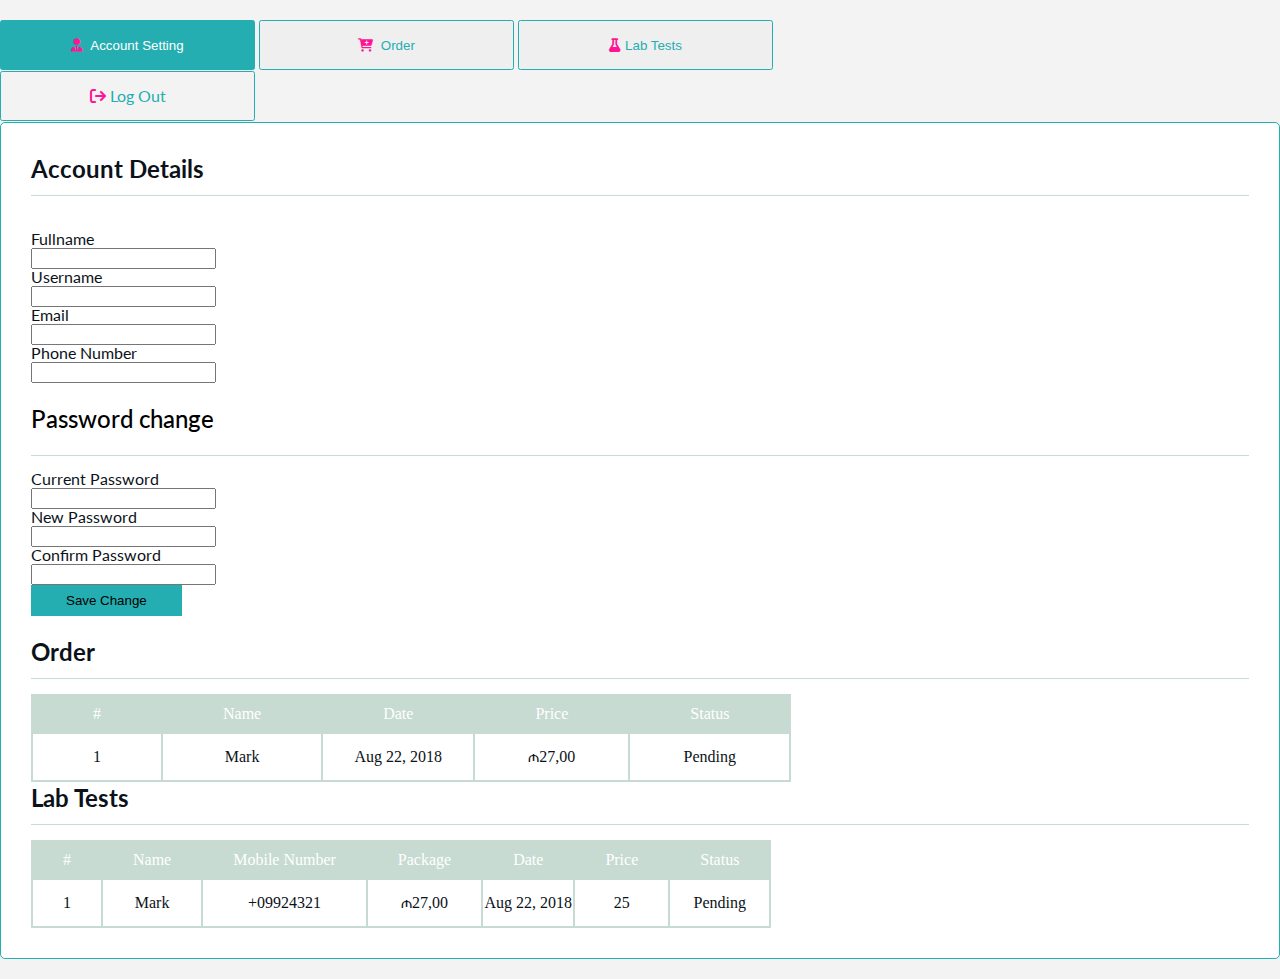
<file: profile.html>
<!DOCTYPE html>
<html lang="en">

<head>
    <meta charset="UTF-8">
    <meta http-equiv="X-UA-Compatible" content="IE=edge">
    <meta name="viewport" content="width=device-width, initial-scale=1.0">
    <link href="https://cdn.jsdelivr.net/npm/bootstrap@5.1.3/dist/css/bootstrap.min.css" rel="stylesheet"
        integrity="sha384-1BmE4kWBq78iYhFldvKuhfTAU6auU8tT94WrHftjDbrCEXSU1oBoqyl2QvZ6jIW3" crossorigin="anonymous">
    <link rel="preconnect" href="https://fonts.googleapis.com">
    <link rel="preconnect" href="https://fonts.gstatic.com" crossorigin>
    <link href="https://fonts.googleapis.com/css2?family=Lato:wght@300;400;700&display=swap" rel="stylesheet">
    <link rel="stylesheet" href="https://cdnjs.cloudflare.com/ajax/libs/font-awesome/6.0.0/css/all.min.css"
        integrity="sha512-9usAa10IRO0HhonpyAIVpjrylPvoDwiPUiKdWk5t3PyolY1cOd4DSE0Ga+ri4AuTroPR5aQvXU9xC6qOPnzFeg=="
        crossorigin="anonymous" referrerpolicy="no-referrer" />
    <link rel="stylesheet" href="./css/owl.carousel.min.css">
    <link rel="stylesheet" href="./css/owl.theme.default.min.css">
    <link rel="stylesheet" href="./css/style.css">
    <title>Netmeds.com:Profile</title>

</head>

<body>

    <section id="profile">
        <div class="container">
            <div class="row">
                <div class="col-lg-11 ">
                    <div class="profileBox d-flex align-items-start">
                        <div class="mb-3 nav flex-column nav-pills me-3" id="v-pills-tab" role="tablist"
                            aria-orientation="vertical">
                            <button class="nav-link active" id="v-pills-home-tab" data-bs-toggle="pill"
                                data-bs-target="#v-pills-home" type="button" role="tab" aria-controls="v-pills-home"
                                aria-selected="true"><i class="fa-solid fa-user-tie"></i> Account Setting</button>
                            <button class="nav-link" id="v-pills-profile-tab" data-bs-toggle="pill"
                                data-bs-target="#v-pills-profile" type="button" role="tab"
                                aria-controls="v-pills-profile" aria-selected="false"><i
                                    class="fa-solid fa-cart-plus"></i> Order</button>
                            <button class="nav-link" id="v-pills-messages-tab" data-bs-toggle="pill"
                                data-bs-target="#v-pills-messages" type="button" role="tab"
                                aria-controls="v-pills-messages" aria-selected="false"><i
                                    class="fa-solid fa-flask"></i>Lab Tests</button>
                            <a href="logout.html"><i class="fa-solid fa-arrow-right-from-bracket"></i>Log Out</a>
                        </div>


                        <div class="tab-content" id="v-pills-tabContent">
                            <div class="tab-pane fade show active" id="v-pills-home" role="tabpanel"
                                aria-labelledby="v-pills-home-tab">
                                <div class="myaccount-content">
                                    <h3>Account Details</h3>
                                    <div class="account-details-form">
                                        <form method="post">
                                            <div class="row">
                                                <div class="col-lg-6 mb-2 ">
                                                    <label for="Fullname"
                                                        class="col-sm-2 col-form-label">Fullname</label>
                                                    <div class="col-sm-10">
                                                        <input type="text" class="form-control" id="Fullname">
                                                    </div>
                                                </div>
                                                <div class="col-lg-6 mb-2 ">
                                                    <label for="Username"
                                                        class="col-sm-2 col-form-label">Username</label>
                                                    <div class="col-sm-10">
                                                        <input type="text" class="form-control" id="Username">
                                                    </div>
                                                </div>
                                                <div class="col-lg-6 mb-2 ">
                                                    <label for="Email" class="col-sm-2 col-form-label">Email</label>
                                                    <div class="col-sm-10">
                                                        <input type="email" class="form-control" id="Email">
                                                    </div>
                                                </div>
                                                <div class="col-lg-6 mb-2 ">
                                                    <label for="Phonenumber" class="col-sm-7 col-form-label">Phone
                                                        Number</label>
                                                    <div class="col-sm-10">
                                                        <input type="tel" class="form-control" id="Phonenumber">
                                                    </div>
                                                </div>
                                                <h3>
                                                    Password change
                                                </h3>
                                                <div class="col-lg-12 mb-2 ">
                                                    <label for="currentPassword" class="col-sm-7 col-form-label">Current
                                                        Password</label>
                                                    <div class="col-sm-11">
                                                        <input type="password" class="form-control"
                                                            id="currentPassword">
                                                    </div>
                                                </div>
                                                <div class="col-lg-6 mb-2 ">
                                                    <label for="newPassword" class="col-sm-7 col-form-label">New
                                                        Password</label>
                                                    <div class="col-sm-10">
                                                        <input type="password" class="form-control" id="newPassword">
                                                    </div>
                                                </div>
                                                <div class="col-lg-6 mb-2 ">
                                                    <label for="confirmPassword" class="col-sm-7 col-form-label">Confirm
                                                        Password</label>
                                                    <div class="col-sm-10">
                                                        <input type="password" class="form-control"
                                                            id="confirmPassword">
                                                    </div>
                                                </div>
                                                <div>
                                                    <button type="submit" class="btn btn-primary">Save Change</button>
                                                </div>
                                            </div>
                                        </form>
                                    </div>
                                </div>
                            </div>



                            <div class="tab-pane fade" id="v-pills-profile" role="tabpanel"
                                aria-labelledby="v-pills-profile-tab">
                                <h3>Order</h3>

                                <table class="table table-cell">
                                    <thead>
                                        <tr>
                                            <th class="p-0" scope="col">#</th>
                                            <th scope="col">Name</th>
                                            <th scope="col">Date</th>
                                            <th scope="col">Price</th>
                                            <th scope="col">Status</th>
                                        </tr>
                                    </thead>
                                    <tbody>
                                        <tr>
                                            <th scope="row">1</th>
                                            <td>Mark</td>
                                            <td>Aug 22, 2018</td>
                                            <td> ₼27,00</td>
                                            <td>Pending</td>
                                        </tr>


                                    </tbody>
                                </table>
                            </div>





                            <div class="tab-pane fade" id="v-pills-messages" role="tabpanel"
                                aria-labelledby="v-pills-messages-tab">
                                <h3>
                                    Lab Tests
                                </h3>
                                <table class="table table-cell">
                                    <thead>
                                        <tr class="labTests">
                                            <th class="p-0" scope="col">#</th>
                                            <th scope="col">Name</th>
                                            <th scope="col">Mobile Number</th>
                                            <th scope="col">Package</th>
                                            <th scope="col"> Date </th>
                                            <th scope="col">Price</th>
                                            <th scope="col">Status</th>
                                        </tr>
                                    </thead>
                                    <tbody>
                                        <tr>
                                            <th scope="row">1</th>
                                            <td>Mark</td>
                                            <td>+09924321</td>
                                            <td> ₼27,00</td>
                                            <td>Aug 22, 2018</td>
                                            <td>25</td>
                                            <td>Pending</td>
                                        </tr>
                                    </tbody>
                                </table>
                            </div>

                        </div>
                    </div>
                </div>
            </div>
        </div>
    </section>

    <script src="https://cdn.jsdelivr.net/npm/@popperjs/core@2.10.2/dist/umd/popper.min.js"
        integrity="sha384-7+zCNj/IqJ95wo16oMtfsKbZ9ccEh31eOz1HGyDuCQ6wgnyJNSYdrPa03rtR1zdB" crossorigin="anonymous">
    </script>
    <script src="https://cdn.jsdelivr.net/npm/bootstrap@5.1.3/dist/js/bootstrap.min.js"
        integrity="sha384-QJHtvGhmr9XOIpI6YVutG+2QOK9T+ZnN4kzFN1RtK3zEFEIsxhlmWl5/YESvpZ13" crossorigin="anonymous">
    </script>
    <script src="https://cdnjs.cloudflare.com/ajax/libs/jquery/3.6.0/jquery.min.js"
        integrity="sha512-894YE6QWD5I59HgZOGReFYm4dnWc1Qt5NtvYSaNcOP+u1T9qYdvdihz0PPSiiqn/+/3e7Jo4EaG7TubfWGUrMQ=="
        crossorigin="anonymous" referrerpolicy="no-referrer"></script>

</body>

</html>
</file>
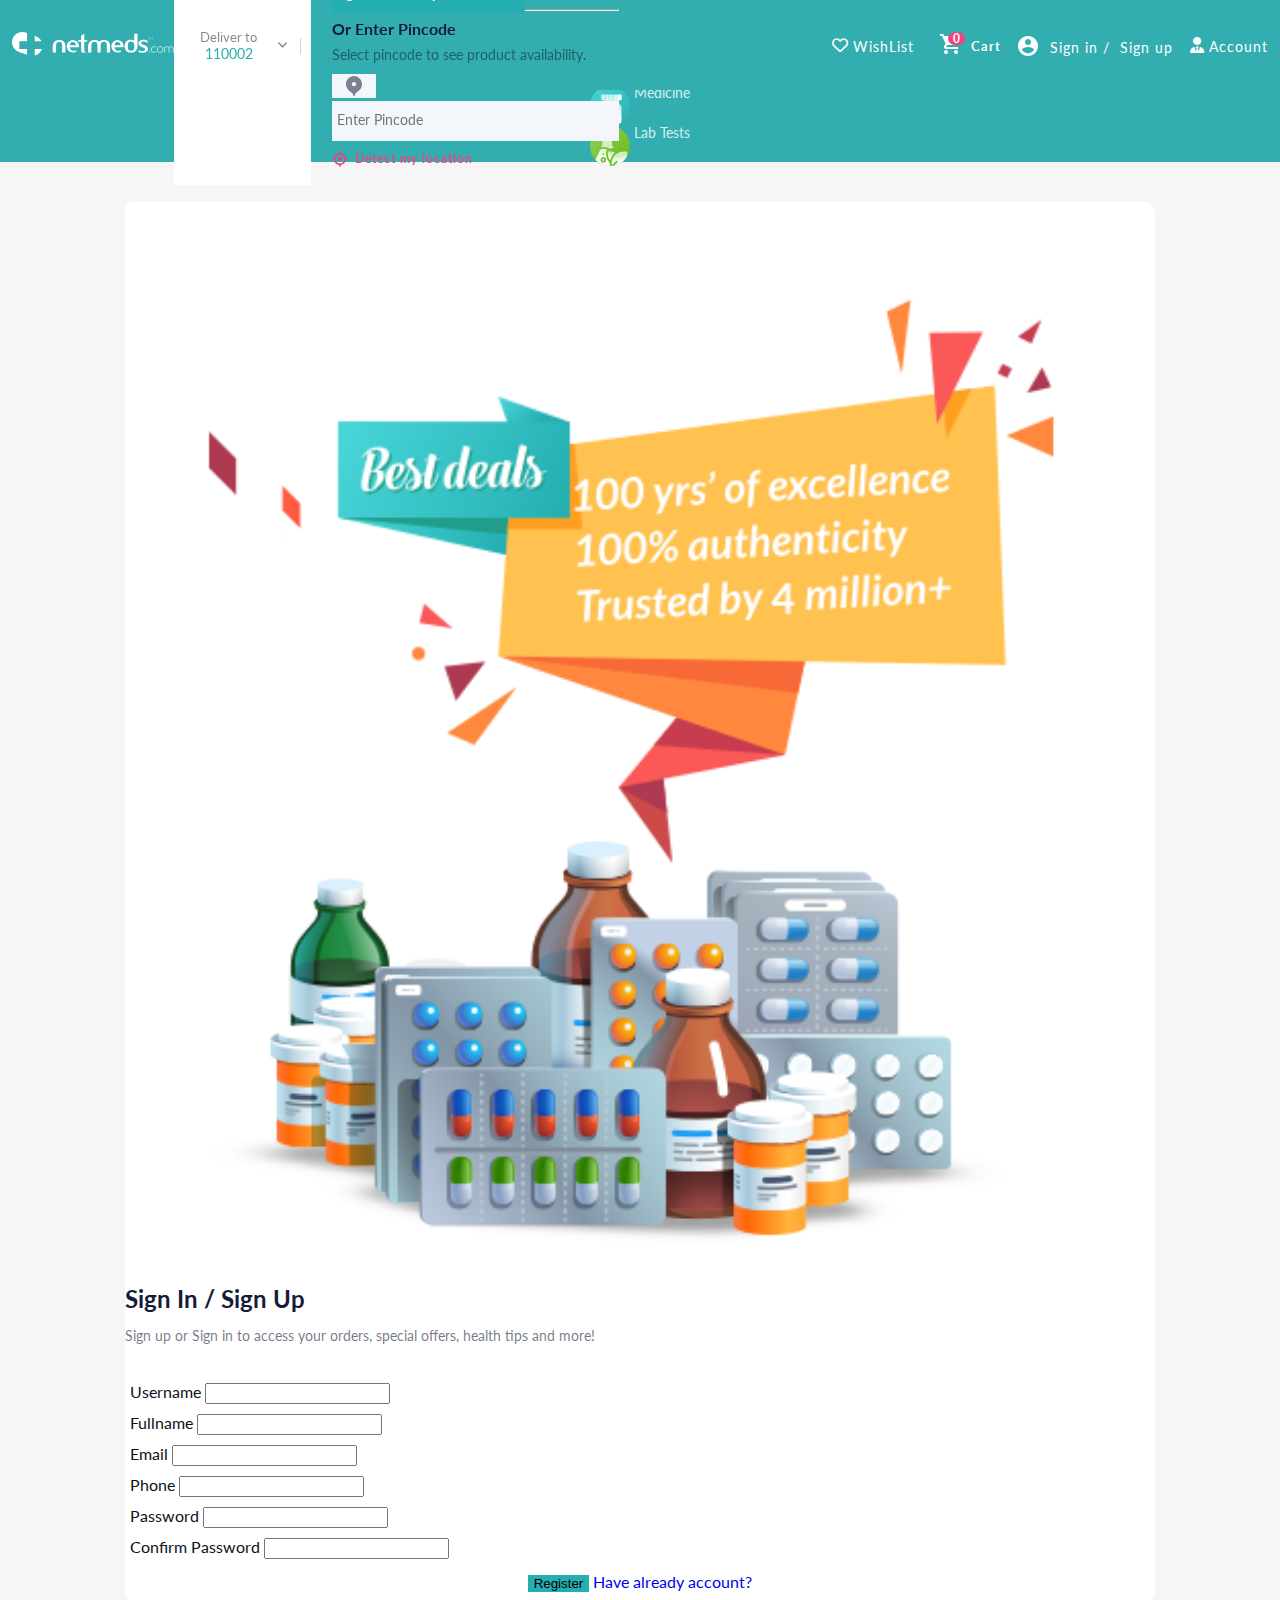
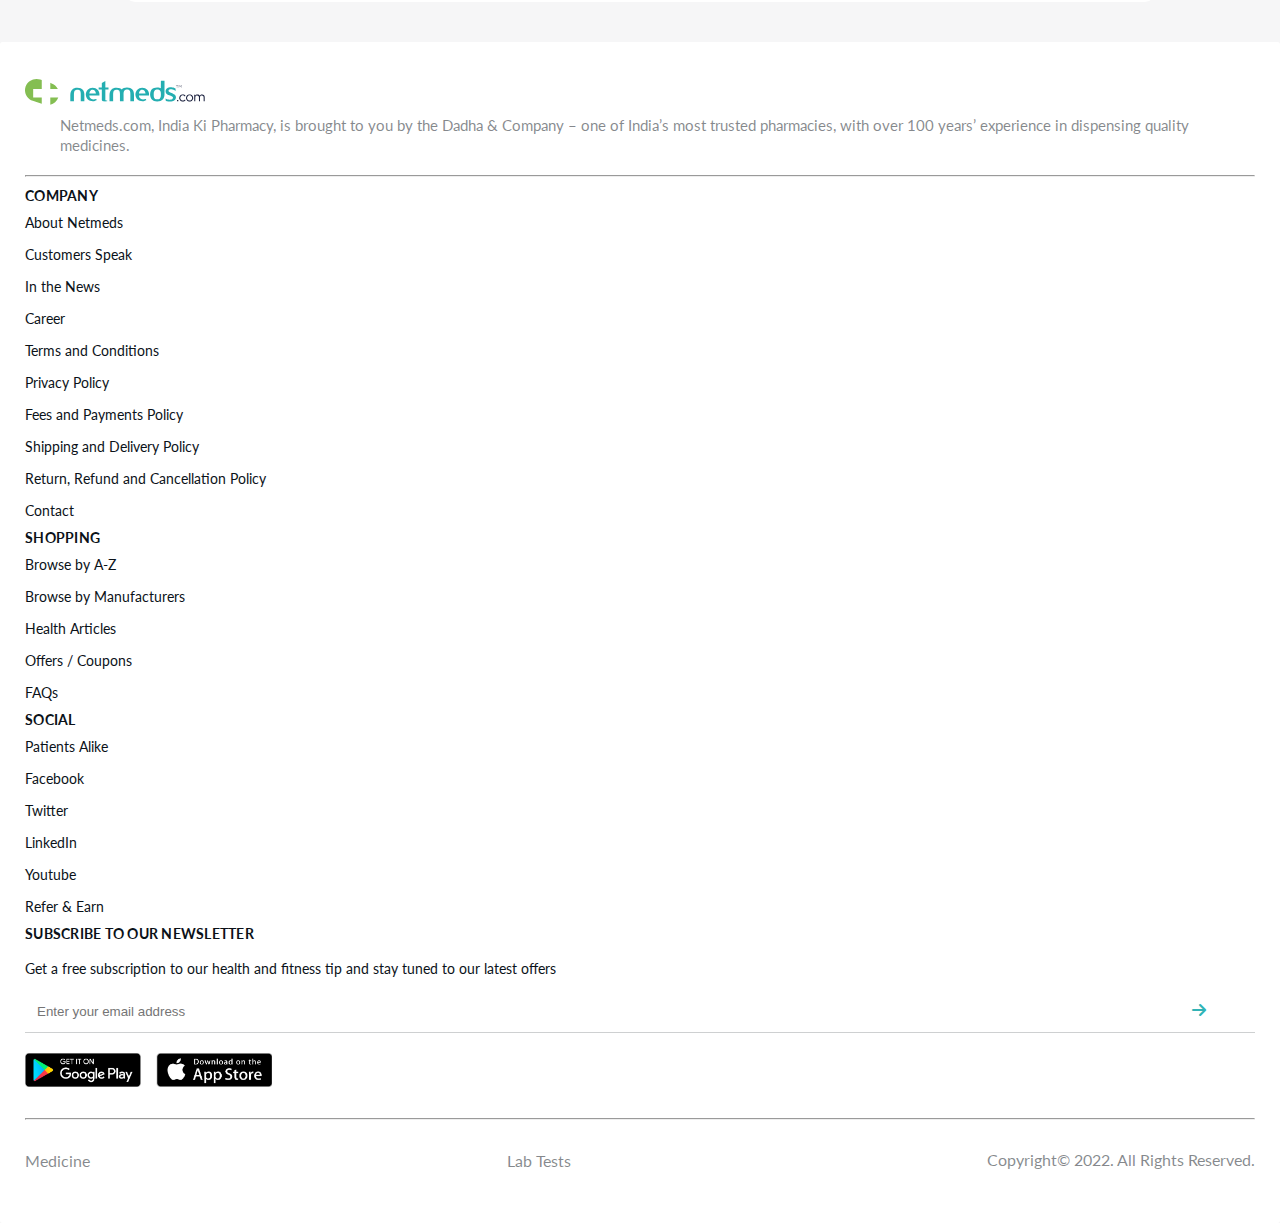
<file: register.html>
<!DOCTYPE html>
<html lang="en">

<head>
    <meta charset="UTF-8">
    <meta http-equiv="X-UA-Compatible" content="IE=edge">
    <meta name="viewport" content="width=device-width, initial-scale=1.0">
    <link href="https://cdn.jsdelivr.net/npm/bootstrap@5.1.3/dist/css/bootstrap.min.css" rel="stylesheet"
        integrity="sha384-1BmE4kWBq78iYhFldvKuhfTAU6auU8tT94WrHftjDbrCEXSU1oBoqyl2QvZ6jIW3" crossorigin="anonymous">
    <link rel="preconnect" href="https://fonts.googleapis.com">
    <link rel="preconnect" href="https://fonts.gstatic.com" crossorigin>
    <link href="https://fonts.googleapis.com/css2?family=Lato:wght@300;400;700&display=swap" rel="stylesheet">
    <link rel="stylesheet" href="https://cdnjs.cloudflare.com/ajax/libs/font-awesome/6.0.0/css/all.min.css"
        integrity="sha512-9usAa10IRO0HhonpyAIVpjrylPvoDwiPUiKdWk5t3PyolY1cOd4DSE0Ga+ri4AuTroPR5aQvXU9xC6qOPnzFeg=="
        crossorigin="anonymous" referrerpolicy="no-referrer" />
    <link rel="stylesheet" href="./css/owl.carousel.min.css">
    <link rel="stylesheet" href="./css/owl.theme.default.min.css">
    <link rel="stylesheet" href="./css/style.css">
    <title>Register</title>
</head>

<body>
    <header>
        <div class="container-fluid">
            <div class="row">
                <div class="col-lg-2 p-0 headLogo" style=" display: flex; align-items: center; ">
                    <a href="index.html">
                        <div class="headerLogoImage">
                            <img class="img-fluid" src="./Images/headers/home-logo-netmeds-new.svg"
                                alt="home-logo-netmeds-new">
                        </div>
                    </a>
                </div>
                <div class="col-lg-6 col-md-12 col-sm-12 p-0 headSearch">
                    <form action="#">
                        <div class="input-group">
                            <button class="btn   dropdown-toggle" type="button" data-bs-toggle="dropdown"
                                aria-expanded="false">
                                <span>
                                    Deliver to
                                    <span>110002</span>
                                </span>
                                <i class="ms-2 fa-solid fa-angle-down"></i>
                            </button>
                            <div class="closeSearch">
                                <i class="fa-solid fa-xmark"></i>
                            </div>
                            <div class="dropdown-menu">
                                <div class="menuBox">
                                    <h1>Where do you want the delivery?</h1>
                                    <p>
                                        Get access to your Addresses, Orders, and Wishlist
                                    </p>
                                    <a class="btn btn-primary">Sign in to see your location</a>
                                    <hr>
                                    <h2>Or Enter Pincode</h2>
                                    <p>
                                        Select pincode to see product availability.
                                    </p>

                                    <div class="menuInput d-flex">
                                        <img src="./Images/headers/location-on.svg" alt="">
                                        <input type="tel" name="rel_pincode" id="rel_pincode"
                                            placeholder="Enter Pincode" autocomplete="off" maxlength="6">
                                    </div>
                                    <div class="menuLocation">
                                        <img src="./Images/headers/location-detect.svg" alt="location">
                                        <span>Detect my location</span>
                                    </div>
                                </div>
                            </div>
                            <input autocomplete="off" id="searchBoxInput" type="text" class="form-control"
                                placeholder="Search for medicine & wellness products…"
                                style="border-top-right-radius: 5px;border-bottom-right-radius: 5px;">

                            <div class="col-lg-12">
                                <div class="searchBox">
                                    <ul>
                                        <li>
                                            <i class="fa-solid fa-magnifying-glass"></i>
                                            <a href="#">
                                                Search1
                                            </a>
                                        </li>
                                        <li>
                                            <i class="fa-solid fa-magnifying-glass"></i>
                                            <a href="#">
                                                Search1
                                            </a>
                                        </li>
                                        <li>
                                            <i class="fa-solid fa-magnifying-glass"></i>
                                            <a href="#">
                                                Search1
                                            </a>
                                        </li>
                                        <li>
                                            <i class="fa-solid fa-magnifying-glass"></i>
                                            <a href="#">
                                                Search1
                                            </a>
                                        </li>

                                    </ul>
                                </div>
                            </div>
                        </div>
                    </form>
                </div>
                <div class="col-lg-3 col-md-12 col-sm-12 headUser">
                    <ul>
                        <li>
                            <a href="wishlist.html">
                                <i class="fa-regular fa-heart"></i>
                                <span>WishList</span>
                            </a>
                        </li>
                        <li class="basketA">
                            <a href="basket.html">

                                <div class="basketImage">
                                    <img src="./Images/headers/cart_icon.svg" alt="cart_icon">
                                    <sub>0</sub>
                                </div>
                                <span class="basketCart">Cart</span>

                            </a>
                            <div class="basketHover">
                                <div class="basketTriangle"></div>

                                <div class="basketAHover">
                                    <div class="basketHoverUp">
                                        <h2>
                                            Order Summary
                                        </h2>
                                        <span>
                                            3 item(s)
                                        </span>
                                    </div>

                                    <div class="basketHoverMiddle">
                                        <div class="row">
                                            <div class="itemBasket">
                                                <div class="basketName">Scalpe Plus Anti Dandruff Shampoo 75 ml
                                                </div>
                                                <div class="basketPriceCount">Rs.208.00x1</div>
                                            </div>

                                        </div>
                                    </div>
                                    <div class="basketHoverDown">
                                        <div class="DownLeft">
                                            <h3>
                                                ₼802.64
                                            </h3>
                                            <p>
                                                You save ₼185.36
                                            </p>
                                        </div>
                                        <div class="DownRight">
                                            <a href="basket.html">PROCEED TO CART</a>
                                        </div>
                                    </div>
                                </div>
                            </div>
                        </li>
                        <li class="signInUp">

                            <img src="./Images/headers/profile_icon.svg" alt="profile_icon">

                            <ul>
                                <li>
                                    <a href="login.html">
                                        <span class="signIn">Sign in</span>
                                    </a>
                                </li>
                                <li>
                                    <a href="register.html">
                                        <span>Sign up</span>
                                    </a>
                                </li>
                            </ul>



                        </li>

                        <li class="d-none">
                            <a href="profile.html">
                                <i class="fa-solid fa-user-tie"></i>
                                <span>Account</span>
                            </a>
                        </li>
                    </ul>
                </div>

            </div>
        </div>
    </header>

    <div class="headNavbar">
        <div class="container">
            <div class="row">
                <div class="col    navBox navMed">
                    <img src="./Images/navbars/medicine.svg" alt="medicine">
                    <a class="me-5 nav-link dropdown-toggle" href="#" id="navbarDropdownMenuLink" role="button"
                        aria-expanded="false">
                        Medicine
                    </a>
                    <ul class="dropdown-menu" aria-labelledby="navbarDropdownMenuLink">
                        <li><a class="dropdown-item" href="#">All Medicines</a></li>
                        <li><a class="dropdown-item" href="#">Previously Ordered Products </a></li>
                    </ul>
                </div>
                <div class="col  navBox">
                    <img src="./Images/navbars/diagnostics.svg" alt="diagnostics">
                    <a class=" nav-link" href="./healthpackages.html">Lab Tests</a>
                </div>

            </div>
        </div>

    </div>

    <main>
        <section id="register">
            <div class="container">
                <div class="row">
                    <div class="col-lg-6">
                        <div class="registerImage">
                            <img src="./Images/logins/1588773798_sign-in-banner-new.png"
                                alt="1588773798_sign-in-banner-new.png">
                        </div>
                    </div>
                    <div class="col-lg-6 registerInput">
                        <h2>Sign In / Sign Up</h2>
                        <p>
                            Sign up or Sign in to access your orders, special offers, health tips and more!
                        </p>
                        <form method="post">
                            <div class="row">
                                <div class="col-lg-6 regInput">
                                    <label for="Username" class="form-label">Username</label>
                                    <input type="text" class="form-control" id="exampleInputEmail1"
                                        aria-describedby="emailHelp">
                                </div>
                                <div class="col-lg-6 regInput">
                                    <label for="exampleInputEmail1" class="form-label">Fullname</label>
                                    <input type="email" class="form-control" id="exampleInputEmail1"
                                        aria-describedby="emailHelp">
                                </div>

                                <div class="col-lg-6 regInput">
                                    <label for="email" class="form-label">Email</label>
                                    <input type="email" class="form-control" id="exampleInputEmail1"
                                        aria-describedby="emailHelp">
                                </div>
                                <div class="col-lg-6 regInput">
                                    <label for="exampleInputEmail1" class="form-label">Phone</label>
                                    <input type="tel" class="form-control" id="exampleInputEmail1"
                                        aria-describedby="emailHelp">
                                </div>
                                <div class="col-lg-6 regInput">
                                    <label for="Password" class="form-label">Password</label>
                                    <input type="password" class="form-control" id="exampleInputPassword1">
                                </div>
                                <div class="col-lg-6 regInput">
                                    <label for="exampleInputPassword1" class="form-label">Confirm Password</label>
                                    <input type="password" class="form-control" id="exampleInputPassword1">
                                </div>
                                <div class=" mb-3 form-check">

                                    <button type="submit" class=" ms-5 btn btn-primary">Register</button>
                                    <a class="ms-5" href="login.html">
                                        Have already account?
                                    </a>
                                </div>
                            </div>
                        </form>
                    </div>
                </div>
            </div>
        </section>
    </main>

    <footer>
        <div class="container-fluid">
            <div class="row footUp">
                <div class="col-lg-2 footImage">
                    <img src="./Images/footers/netmeds-footer-logo.svg" alt="footer-logo">
                </div>
                <div class="col-lg-7">
                    <p>
                        Netmeds.com, India Ki Pharmacy, is brought to you by the Dadha & Company – one of India’s most
                        trusted pharmacies, with over 100 years’ experience in dispensing quality medicines.
                    </p>
                </div>

            </div>
            <hr>
            <div class="row footMiddle">
                <div class="col-lg-4 footCompany">
                    <ul>
                        <li>
                            <h2>Company</h2>
                        </li>
                        <li><a href="#">About Netmeds</a></li>
                        <li><a href="#">Customers Speak</a></li>
                        <li><a href="#">In the News</a></li>
                        <li><a href="#">Career</a>
                        </li>
                        <li><a href="#">Terms and Conditions</a></li>
                        <li><a href="#">Privacy Policy</a></li>
                        <li><a href="#">Fees and Payments Policy</a></li>
                        <li><a href="#">Shipping and Delivery
                                Policy</a>
                        </li>
                        <li><a href="#">Return, Refund and
                                Cancellation Policy</a></li>
                        <li><a href="#">Contact</a></li>
                    </ul>
                </div>
                <div class="col-lg-3 footShopping">
                    <ul>
                        <li>
                            <h2>Shopping</h2>
                        </li>
                        <li><a href="#">Browse by A-Z</a></li>
                        <li><a href="#">Browse by Manufacturers</a></li>
                        <li><a href="#">Health Articles</a></li>
                        <li><a href="#">Offers / Coupons</a></li>
                        <li><a href="#">FAQs</a></li>
                    </ul>
                </div>
                <div class="col-lg-2 footSocial">
                    <ul>
                        <li>
                            <h2>Social</h2>
                        </li>
                        <li><a target="_blank" href="https://www.netmeds.com/patientsalike/">Patients Alike</a></li>
                        <li><a target="_blank" href="https://www.facebook.com/NetMeds/">Facebook</a></li>
                        <li><a target="_blank" href="https://twitter.com/NetMeds">Twitter</a></li>
                        <li><a target="_blank"
                                href="https://in.linkedin.com/company/netmeds-marketplace-limited">LinkedIn</a></li>
                        <li><a target="_blank"
                                href="https://www.youtube.com/channel/UCNuPx810akEPrbwAUpdNPyw">Youtube</a></li>
                        <li><a target="_blank" href="#">Refer &amp; Earn</a></li>
                    </ul>
                </div>
                <div class="col-lg-3 footSubscribe">
                    <h2>
                        SUBSCRIBE TO OUR NEWSLETTER
                    </h2>
                    <p>
                        Get a free subscription to our health and fitness tip and stay tuned to our latest offers
                    </p>
                    <form action="#">
                        <input type="text" class="form-control" placeholder="Enter your email address">
                        <i class="fa-solid fa-arrow-right"></i>
                    </form>
                    <ul>
                        <li>
                            <a href="https://play.google.com/store/apps/details?id=com.NetmedsMarketplace.Netmeds&hl=en"
                                target="_blank">
                                <img src="./Images/footers/play_store.png" alt="">
                            </a>
                        </li>
                        <li>
                            <a href="https://apps.apple.com/in/app/netmeds-india-ki-pharmacy/id1011070011"
                                target="_blank">
                                <img src="./Images/footers/app_store.png" alt="">
                            </a>
                        </li>
                    </ul>
                </div>
            </div>
            <hr>

            <div class="row copyRight">
                <div class="col-lg-4 copyBox ">
                    <a href="#">Medicine</a>

                </div>
                <div class="col-lg-4 copyBox">
                    <a href="#">Lab Tests</a>


                </div>
                <div class="col-lg-4 copyBox">
                    <p>Copyright© 2022. All Rights Reserved.</p>
                </div>

            </div>
        </div>
    </footer>
</body>

</html>
</file>
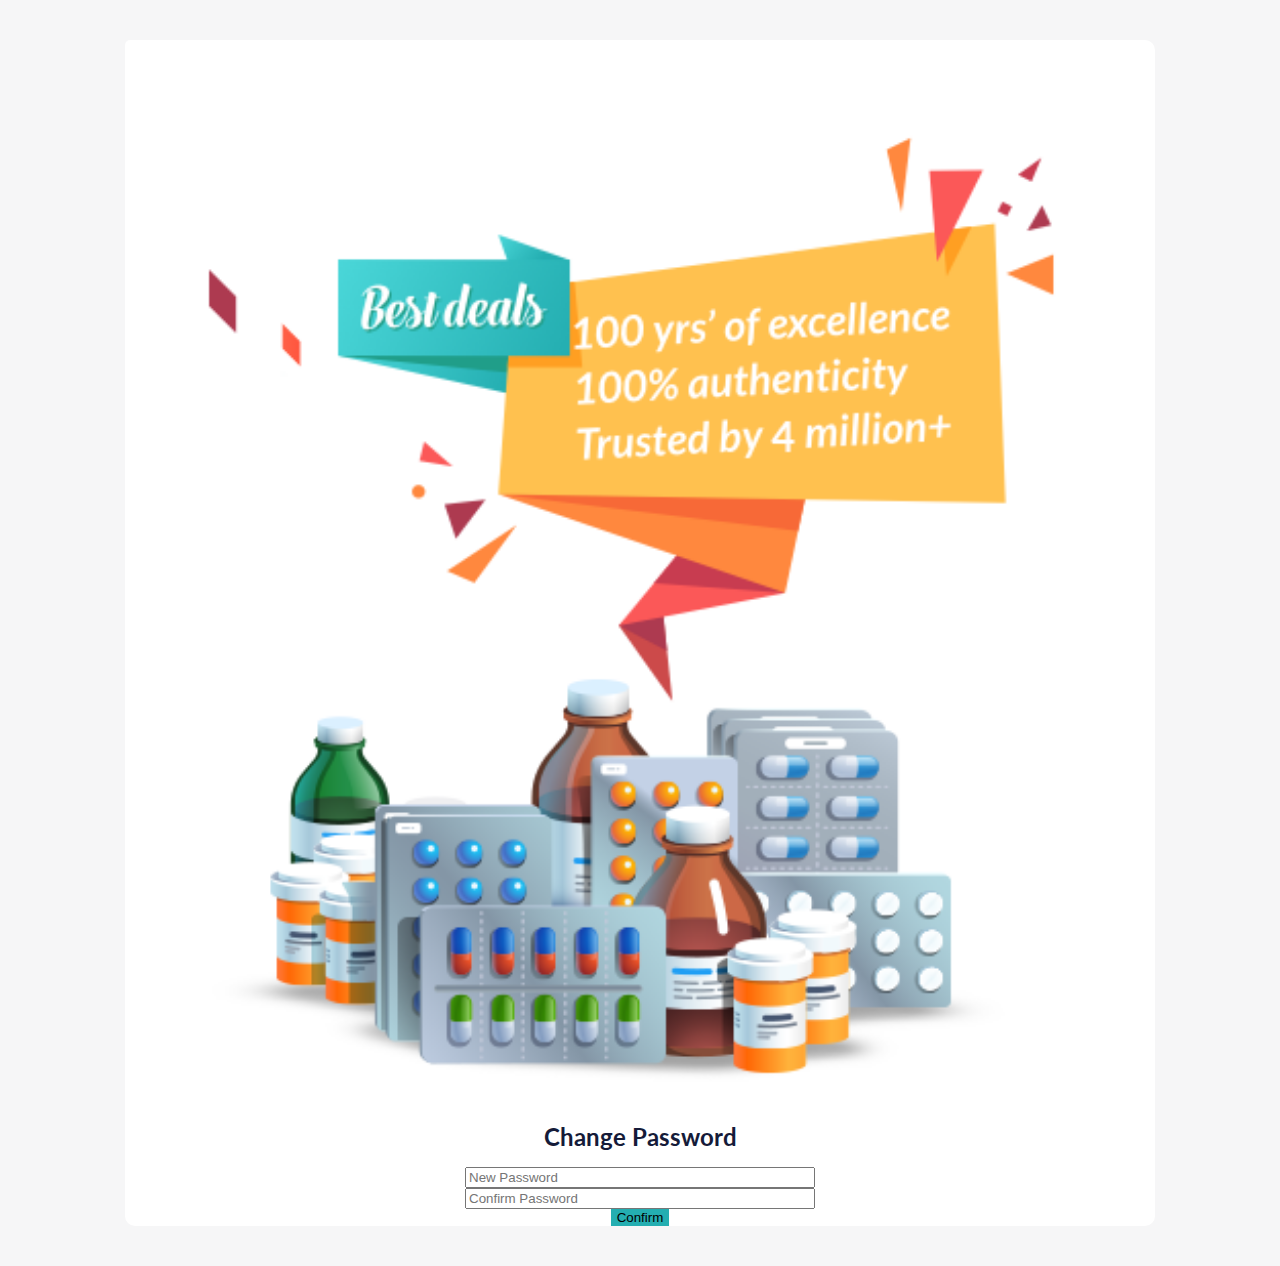
<file: restartPassword.html>
<!DOCTYPE html>
<html lang="en">

<head>
    <meta charset="UTF-8">
    <meta http-equiv="X-UA-Compatible" content="IE=edge">
    <meta name="viewport" content="width=device-width, initial-scale=1.0">
    <link href="https://cdn.jsdelivr.net/npm/bootstrap@5.1.3/dist/css/bootstrap.min.css" rel="stylesheet"
        integrity="sha384-1BmE4kWBq78iYhFldvKuhfTAU6auU8tT94WrHftjDbrCEXSU1oBoqyl2QvZ6jIW3" crossorigin="anonymous">
    <link rel="preconnect" href="https://fonts.googleapis.com">
    <link rel="preconnect" href="https://fonts.gstatic.com" crossorigin>
    <link href="https://fonts.googleapis.com/css2?family=Lato:wght@300;400;700&display=swap" rel="stylesheet">
    <link rel="stylesheet" href="https://cdnjs.cloudflare.com/ajax/libs/font-awesome/6.0.0/css/all.min.css"
        integrity="sha512-9usAa10IRO0HhonpyAIVpjrylPvoDwiPUiKdWk5t3PyolY1cOd4DSE0Ga+ri4AuTroPR5aQvXU9xC6qOPnzFeg=="
        crossorigin="anonymous" referrerpolicy="no-referrer" />
    <link rel="stylesheet" href="./css/owl.carousel.min.css">
    <link rel="stylesheet" href="./css/owl.theme.default.min.css">
    <link rel="stylesheet" href="./css/style.css">
    <title>forgot</title>
</head>

<body>
    <section id="forgotPassword">
        <div class="container">
            <div class="row">
                <div class="col-lg-6">
                    <div class="forgotImage">
                        <img src="./Images/logins/1588773798_sign-in-banner-new.png"
                            alt="1588773798_sign-in-banner-new.png">
                    </div>
                </div>
                <div class="col-lg-6 forgotInput">
                    <h2>Change Password</h2>
                    <form method="post">
                        <div class="mb-3">
                            <input type="password" class="form-control" id="NewPassword" placeholder="New Password"
                                minlength="8" maxlength="50">
                        </div>
                        <div class="mb-3">
                            <input type="password" class="form-control" id="ConfirmPassword"
                                placeholder="Confirm Password" minlength="8" maxlength="50">
                        </div>
                        <div class="mb-3 form-check p-0">
                            <button type="submit" class="btn btn-primary">Confirm</button>
                        </div>
                    </form>
                </div>
            </div>
        </div>
        </div>
    </section>
</body>

</html>
</file>
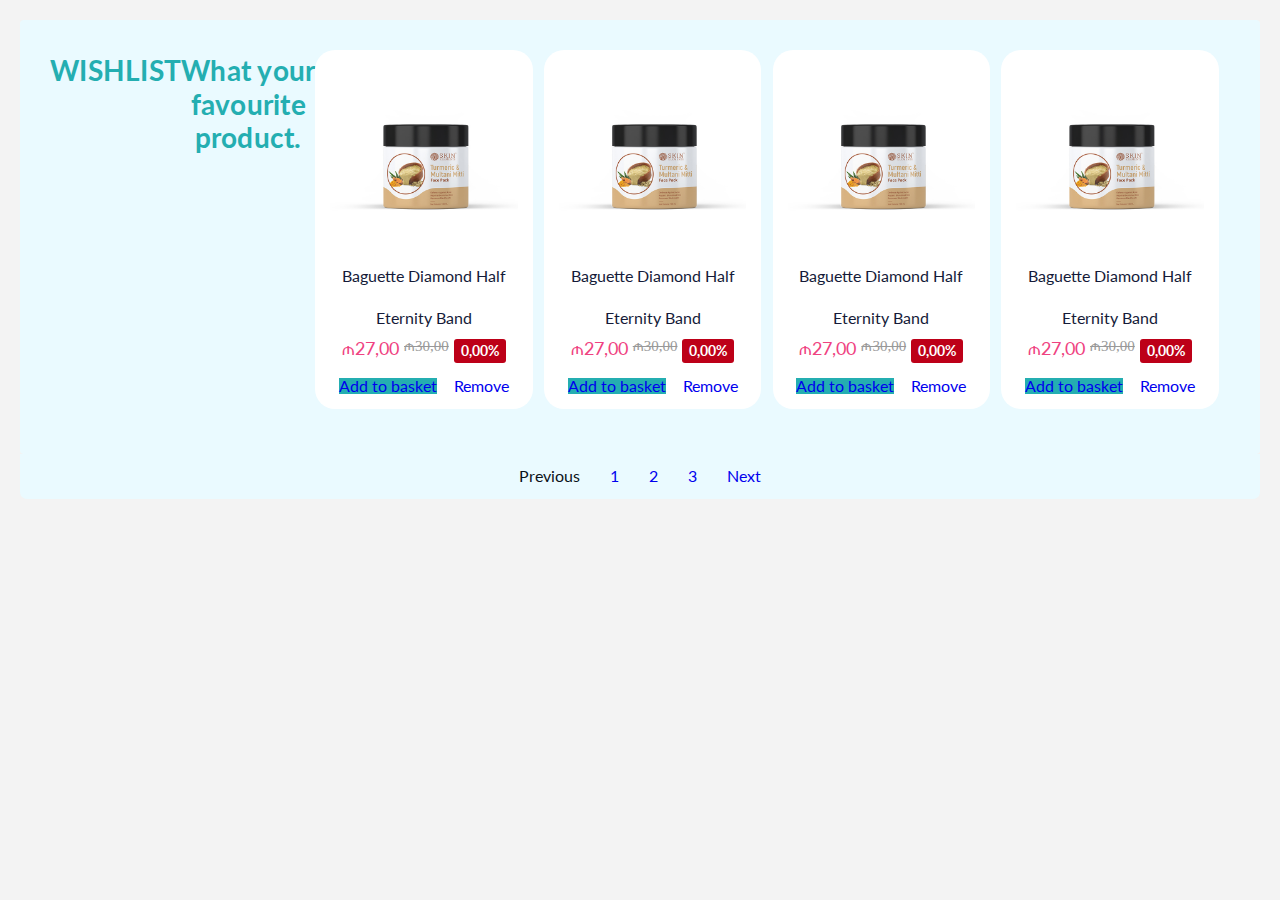
<file: wishlist.html>
<!DOCTYPE html>
<html lang="en">

<head>
    <meta charset="UTF-8">
    <meta http-equiv="X-UA-Compatible" content="IE=edge">
    <meta name="viewport" content="width=device-width, initial-scale=1.0">
    <link href="https://cdn.jsdelivr.net/npm/bootstrap@5.1.3/dist/css/bootstrap.min.css" rel="stylesheet"
        integrity="sha384-1BmE4kWBq78iYhFldvKuhfTAU6auU8tT94WrHftjDbrCEXSU1oBoqyl2QvZ6jIW3" crossorigin="anonymous">
    <link rel="preconnect" href="https://fonts.googleapis.com">
    <link rel="preconnect" href="https://fonts.gstatic.com" crossorigin>
    <link href="https://fonts.googleapis.com/css2?family=Lato:wght@300;400;700&display=swap" rel="stylesheet">
    <link rel="stylesheet" href="https://cdnjs.cloudflare.com/ajax/libs/font-awesome/6.0.0/css/all.min.css"
        integrity="sha512-9usAa10IRO0HhonpyAIVpjrylPvoDwiPUiKdWk5t3PyolY1cOd4DSE0Ga+ri4AuTroPR5aQvXU9xC6qOPnzFeg=="
        crossorigin="anonymous" referrerpolicy="no-referrer" />
    <link rel="stylesheet" href="./css/owl.carousel.min.css">
    <link rel="stylesheet" href="./css/owl.theme.default.min.css">
    <link rel="stylesheet" href="./css/style.css">
    <title>Netmeds.com: Wishlist</title>
</head>

<body>

    <section id="wishlist">
        <div class="container">
           
            <div class="row wishProducts">
                <h1>WISHLIST</h1>
                <h3>What your favourite product.</h3>
                <div class="col-lg-4 col-md-6 col-sm-12">
                    <div class="wishProduct">
                        <div class="cardImage">
                            <a href="./detail.html">
                                <img
                                    src="./Images/productDetails/skin_elements_face_pack_turmeric_multani_mitti_100_gm_0_2.jpg">
                            </a>
                        </div>
                        <div class="cardInfo">
                            <a href="#">
                                <h2>
                                    Baguette Diamond Half Eternity Band
                                </h2>
                            </a>
                            <div class="wishPrice">
                                <p> ₼27,00</p>
                                <del> ₼30,00</del>
                                <span> 0,00%</span>
                            </div>
                            <div class="wishBtn">
                                <a href="#" class="btn btn-primary addBasket">
                                    Add to basket
                                </a>
                                <a href="#" class="btn  btn-danger">
                                    Remove
                                </a>
                            </div>
                        </div>
                    </div>
                </div>
                <div class="col-lg-4 col-md-6 col-sm-12">
                    <div class="wishProduct">
                        <div class="cardImage">
                            <a href="./detail.html">
                                <img
                                    src="./Images/productDetails/skin_elements_face_pack_turmeric_multani_mitti_100_gm_0_2.jpg">
                            </a>
                        </div>
                        <div class="cardInfo">
                            <a href="#">
                                <h2>
                                    Baguette Diamond Half Eternity Band
                                </h2>
                            </a>
                            <div class="wishPrice">
                                <p> ₼27,00</p>
                                <del> ₼30,00</del>
                                <span> 0,00%</span>
                            </div>
                            <div class="wishBtn">
                                <a href="#" class="btn btn-primary addBasket">
                                    Add to basket
                                </a>
                                <a href="#" class="btn  btn-danger">
                                    Remove
                                </a>
                            </div>
                        </div>
                    </div>
                </div>
                <div class="col-lg-4 col-md-6 col-sm-12">
                    <div class="wishProduct">
                        <div class="cardImage">
                            <a href="./detail.html">
                                <img
                                    src="./Images/productDetails/skin_elements_face_pack_turmeric_multani_mitti_100_gm_0_2.jpg">
                            </a>
                        </div>
                        <div class="cardInfo">
                            <a href="#">
                                <h2>
                                    Baguette Diamond Half Eternity Band
                                </h2>
                            </a>
                            <div class="wishPrice">
                                <p> ₼27,00</p>
                                <del> ₼30,00</del>
                                <span> 0,00%</span>
                            </div>
                            <div class="wishBtn">
                                <a href="#" class="btn btn-primary addBasket">
                                    Add to basket
                                </a>
                                <a href="#" class="btn  btn-danger">
                                    Remove
                                </a>
                            </div>
                        </div>
                    </div>
                </div>
                <div class="col-lg-4 col-md-6 col-sm-12">
                    <div class="wishProduct">
                        <div class="cardImage">
                            <a href="./detail.html">
                                <img
                                    src="./Images/productDetails/skin_elements_face_pack_turmeric_multani_mitti_100_gm_0_2.jpg">
                            </a>
                        </div>
                        <div class="cardInfo">
                            <a href="#">
                                <h2>
                                    Baguette Diamond Half Eternity Band
                                </h2>
                            </a>
                            <div class="wishPrice">
                                <p> ₼27,00</p>
                                <del> ₼30,00</del>
                                <span> 0,00%</span>
                            </div>
                            <div class="wishBtn">
                                <a href="#" class="btn btn-primary addBasket">
                                    Add to basket
                                </a>
                                <a href="#" class="btn  btn-danger">
                                    Remove
                                </a>
                            </div>
                        </div>
                    </div>
                </div>


            </div>
            <div class="row wishlistPagination">
                <nav aria-label="...">
                    <ul class="pagination">
                        <li class="page-item disabled">
                            <a class="page-link">Previous</a>
                        </li>
                        <li class="page-item"><a class="page-link" href="#">1</a></li>
                        <li class="page-item active" aria-current="page">
                            <a class="page-link" href="#">2</a>
                        </li>
                        <li class="page-item"><a class="page-link" href="#">3</a></li>
                        <li class="page-item">
                            <a class="page-link" href="#">Next</a>
                        </li>
                    </ul>
                </nav>
            </div>
        </div>
    </section>


    <script src="https://cdn.jsdelivr.net/npm/@popperjs/core@2.10.2/dist/umd/popper.min.js"
        integrity="sha384-7+zCNj/IqJ95wo16oMtfsKbZ9ccEh31eOz1HGyDuCQ6wgnyJNSYdrPa03rtR1zdB" crossorigin="anonymous">
    </script>
    <script src="https://cdn.jsdelivr.net/npm/bootstrap@5.1.3/dist/js/bootstrap.min.js"
        integrity="sha384-QJHtvGhmr9XOIpI6YVutG+2QOK9T+ZnN4kzFN1RtK3zEFEIsxhlmWl5/YESvpZ13" crossorigin="anonymous">
    </script>
    <script src="https://cdnjs.cloudflare.com/ajax/libs/jquery/3.6.0/jquery.min.js"
        integrity="sha512-894YE6QWD5I59HgZOGReFYm4dnWc1Qt5NtvYSaNcOP+u1T9qYdvdihz0PPSiiqn/+/3e7Jo4EaG7TubfWGUrMQ=="
        crossorigin="anonymous" referrerpolicy="no-referrer"></script>

</body>

</html>
</file>
<file: css/style.css>
@charset "UTF-8";
* {
  -webkit-box-sizing: border-box;
          box-sizing: border-box;
}

body {
  font-family: -apple-system, BlinkMacSystemFont, "Segoe UI", Roboto, "Helvetica Neue", Arial, "Noto Sans", sans-serif, "Apple Color Emoji", "Segoe UI Emoji", "Segoe UI Symbol", "Noto Color Emoji";
  font-size: 1rem;
  font-weight: 400;
  line-height: 1.5;
  color: #0b1219;
}

body span {
  font-family: 'Lato', sans-serif;
  font-weight: 400;
}

body p {
  font-family: 'Lato', sans-serif;
}

body h1,
body h2,
body h3,
body h4,
body h5,
body h6 {
  font-family: 'Lato', sans-serif;
}

body label {
  font-family: 'Lato', sans-serif;
}

body a {
  text-decoration: none;
  list-style: none;
  font-family: 'Lato', sans-serif;
}

body .row {
  --bs-gutter-x: 0 !important;
}

body li {
  list-style: none;
}

footer {
  background-color: white;
  border-radius: 2px;
}

footer .container-fluid {
  padding: 30px 25px;
}

footer .container-fluid .footUp {
  background-color: white;
}

footer .container-fluid .footUp img {
  width: 180px;
  height: 39.99px;
}

footer .container-fluid .footUp p {
  padding: 0px;
  font-size: 15px;
  line-height: 20px;
  color: rgba(11, 18, 25, 0.5);
  display: -webkit-box;
  display: -ms-flexbox;
  display: flex;
  -webkit-box-align: center;
      -ms-flex-align: center;
          align-items: center;
  margin-bottom: 20px;
  margin-left: 35px;
}

footer .container-fluid .footMiddle .footCompany ul li h2 {
  font-size: 14px;
  line-height: 22px;
  padding: 0;
  text-transform: uppercase;
  font-weight: 700;
  letter-spacing: 0.25px;
}

footer .container-fluid .footMiddle .footCompany ul li a {
  line-height: 32px;
  font-size: 14px;
  color: #0b1219;
  -webkit-transition: all 0.5s;
  transition: all 0.5s;
}

footer .container-fluid .footMiddle .footCompany ul li a:hover {
  color: #31B3B6;
}

footer .container-fluid .footMiddle .footShopping ul li h2 {
  font-size: 14px;
  line-height: 22px;
  padding: 0;
  text-transform: uppercase;
  font-weight: 700;
  letter-spacing: 0.25px;
}

footer .container-fluid .footMiddle .footShopping ul li a {
  line-height: 32px;
  font-size: 14px;
  color: #0b1219;
  -webkit-transition: all 0.5s;
  transition: all 0.5s;
}

footer .container-fluid .footMiddle .footShopping ul li a:hover {
  color: #31B3B6;
}

footer .container-fluid .footSocial ul li h2 {
  font-size: 14px;
  line-height: 22px;
  padding: 0;
  text-transform: uppercase;
  font-weight: 700;
  letter-spacing: 0.25px;
}

footer .container-fluid .footSocial ul li a {
  line-height: 32px;
  font-size: 14px;
  color: #0b1219;
  -webkit-transition: all 0.5s;
  transition: all 0.5s;
}

footer .container-fluid .footSocial ul li a:hover {
  color: #31B3B6;
}

footer .container-fluid .footSubscribe h2 {
  font-size: 14px;
  line-height: 22px;
  text-transform: uppercase;
  font-weight: 700;
  letter-spacing: 0.25px;
}

footer .container-fluid .footSubscribe p {
  font-size: 14px;
  padding: 13px 0px;
  color: #0b1219;
  line-height: 1.5;
}

footer .container-fluid .footSubscribe form {
  position: relative;
  border-bottom: 1px solid rgba(11, 18, 25, 0.2);
  display: -webkit-box;
  display: -ms-flexbox;
  display: flex;
}

footer .container-fluid .footSubscribe form input {
  border: none;
  height: 40px;
  border-radius: 4px;
  padding: 0 12px;
}

footer .container-fluid .footSubscribe form input:focus {
  -webkit-box-shadow: none;
          box-shadow: none;
}

footer .container-fluid .footSubscribe form i {
  position: absolute;
  top: 10px;
  right: 4%;
  color: #31B3B6;
}

footer .container-fluid .footSubscribe ul {
  padding: 20px 0px;
  display: -webkit-box;
  display: -ms-flexbox;
  display: flex;
}

footer .container-fluid .footSubscribe ul li {
  padding-right: 15px;
}

footer .container-fluid .footSubscribe ul li img {
  width: 115.91px;
  height: 33.84px;
}

footer .container-fluid .copyRight {
  display: -webkit-box;
  display: -ms-flexbox;
  display: flex;
  -webkit-box-pack: justify;
      -ms-flex-pack: justify;
          justify-content: space-between;
  -webkit-box-align: center;
      -ms-flex-align: center;
          align-items: center;
  color: rgba(11, 18, 25, 0.5);
}

footer .container-fluid .copyRight .copyBox a {
  color: rgba(11, 18, 25, 0.5);
  line-height: 65px;
  -webkit-transition: all 0.5s;
  transition: all 0.5s;
}

footer .container-fluid .copyRight .copyBox a:hover {
  color: #31B3B6;
}

header {
  background-color: #32AEB1;
  width: 100%;
  position: -webkit-sticky;
  position: sticky;
  top: 0;
  height: 90px;
  display: -webkit-box !important;
  display: -ms-flexbox !important;
  display: flex !important;
  -webkit-box-align: center;
      -ms-flex-align: center;
          align-items: center;
  z-index: 999;
}

header .container-fluid .row {
  padding: 0px 12px;
  display: -webkit-box;
  display: -ms-flexbox;
  display: flex;
}

header .container-fluid .row .headLogo {
  display: -webkit-box;
  display: -ms-flexbox;
  display: flex;
  -webkit-box-align: center;
      -ms-flex-align: center;
          align-items: center;
  -webkit-box-pack: center;
      -ms-flex-pack: center;
          justify-content: center;
}

header .container-fluid .row .headSearch form {
  display: -webkit-box;
  display: -ms-flexbox;
  display: flex;
}

header .container-fluid .row .headSearch form .input-group {
  display: -webkit-box;
  display: -ms-flexbox;
  display: flex;
  position: relative;
}

header .container-fluid .row .headSearch form .input-group button {
  background-color: white;
  border: none;
  color: #0b121980;
  display: -webkit-box;
  display: -ms-flexbox;
  display: flex;
  -webkit-box-align: center;
      -ms-flex-align: center;
          align-items: center;
}

header .container-fluid .row .headSearch form .input-group button span {
  font-size: 13px;
}

header .container-fluid .row .headSearch form .input-group button span span {
  font-size: 14px;
  color: #32AEB1;
}

header .container-fluid .row .headSearch form .input-group button i {
  font-size: 12px;
}

header .container-fluid .row .headSearch form .input-group button:focus {
  -webkit-box-shadow: none;
          box-shadow: none;
}

header .container-fluid .row .headSearch form .input-group button::after {
  content: '│';
  border: none;
  color: #CED0D1;
  margin-left: 10px;
}

header .container-fluid .row .headSearch form .input-group .dropdown-menu {
  border-radius: 5px;
}

header .container-fluid .row .headSearch form .input-group .dropdown-menu .menuBox {
  padding: 18px 21px;
}

header .container-fluid .row .headSearch form .input-group .dropdown-menu .menuBox h1 {
  padding: 0 0 12px;
  font-size: 16px;
  font-family: 'Lato', sans-serif;
  line-height: 16px;
  color: #000;
  float: left;
  width: 100%;
  display: block;
  font-weight: 700;
}

header .container-fluid .row .headSearch form .input-group .dropdown-menu .menuBox p {
  font-size: 14px;
  color: rgba(11, 18, 25, 0.5);
  line-height: 16px;
  padding: 0 0 1px;
}

header .container-fluid .row .headSearch form .input-group .dropdown-menu .menuBox a {
  font-size: 14px;
  line-height: 16px;
  letter-spacing: 1px;
  font-weight: 700;
  background: #24aeb1;
  color: #fff;
  border-radius: 4px;
  width: 100%;
  border: 0;
  margin-top: 16px;
  text-align: center;
  padding: 12px 0;
}

header .container-fluid .row .headSearch form .input-group .dropdown-menu .menuBox h2 {
  padding: 0 0 8px;
  font-weight: bold;
  font-size: 16px;
  line-height: 20px;
  color: #151b39;
  font-family: 'Lato', sans-serif;
}

header .container-fluid .row .headSearch form .input-group .dropdown-menu .menuBox .menuInput {
  padding-top: 10px;
  padding-bottom: 10px;
  border-radius: 10px;
}

header .container-fluid .row .headSearch form .input-group .dropdown-menu .menuBox .menuInput img {
  padding: 0px 10px;
  background-color: #F3F7FB;
}

header .container-fluid .row .headSearch form .input-group .dropdown-menu .menuBox .menuInput input {
  height: 40px;
  background-color: #F3F7FB;
  width: 100%;
}

header .container-fluid .row .headSearch form .input-group .dropdown-menu .menuBox .menuLocation {
  display: -webkit-box;
  display: -ms-flexbox;
  display: flex;
  -webkit-box-align: center;
      -ms-flex-align: center;
          align-items: center;
}

header .container-fluid .row .headSearch form .input-group .dropdown-menu .menuBox .menuLocation img {
  width: 16px;
}

header .container-fluid .row .headSearch form .input-group .dropdown-menu .menuBox .menuLocation span {
  padding-left: 7px;
  font-weight: 700;
  color: #ef4281;
  font-size: 12px;
  letter-spacing: 1px;
  line-height: 16px;
  background-size: 16px;
  cursor: pointer;
}

header .container-fluid .row .headSearch form .input-group .closeSearch i {
  display: none;
  cursor: pointer;
  position: absolute;
  top: 14px;
  right: 8px;
  font-size: 22px;
  color: #24aeb1;
  z-index: 4;
}

header .container-fluid .row .headSearch form .input-group input {
  height: 48px;
  border: none;
  padding: 0;
  padding-left: 5px;
}

header .container-fluid .row .headSearch form .input-group input:focus {
  -webkit-box-shadow: none;
          box-shadow: none;
}

header .container-fluid .row .headSearch form .input-group ::-webkit-input-placeholder {
  font-family: 'Lato', sans-serif;
  font-size: 14px;
}

header .container-fluid .row .headSearch form .input-group :-ms-input-placeholder {
  font-family: 'Lato', sans-serif;
  font-size: 14px;
}

header .container-fluid .row .headSearch form .input-group ::-ms-input-placeholder {
  font-family: 'Lato', sans-serif;
  font-size: 14px;
}

header .container-fluid .row .headSearch form .input-group ::placeholder {
  font-family: 'Lato', sans-serif;
  font-size: 14px;
}

header .container-fluid .row .headSearch form .input-group .searchBox {
  display: none;
  z-index: 2;
  position: absolute;
  top: 46px;
  right: 0;
  width: 77%;
  padding: 15px 0px 20px 0px;
  background-color: white;
  border-bottom-right-radius: 3px;
  border-bottom-left-radius: 3px;
}

header .container-fluid .row .headSearch form .input-group .searchBox ul li {
  margin-bottom: 10px;
  margin-left: 10px;
  margin-top: 8px;
  margin-right: 10px;
  padding-bottom: 10px;
  border-bottom: 1px solid gray;
  -webkit-transition: all 0.4s;
  transition: all 0.4s;
}

header .container-fluid .row .headSearch form .input-group .searchBox ul li i {
  cursor: pointer;
  padding: 10px;
  font-size: 22px;
  color: #6f7284;
  -webkit-transition: all 0.4s;
  transition: all 0.4s;
}

header .container-fluid .row .headSearch form .input-group .searchBox ul li a {
  -webkit-transition: all 0.4s;
  transition: all 0.4s;
  color: black;
}

header .container-fluid .row .headSearch form .input-group .searchBox ul li:hover {
  border-bottom: 1px solid #32AEB1;
}

header .container-fluid .row .headSearch form .input-group .searchBox ul li:hover i {
  color: #24aeb1;
}

header .container-fluid .row .headSearch form .input-group .searchBox ul li:hover a {
  color: #24aeb1;
}

header .container-fluid .row .headUser {
  display: -webkit-box;
  display: -ms-flexbox;
  display: flex;
  -webkit-box-align: center;
      -ms-flex-align: center;
          align-items: center;
}

header .container-fluid .row .headUser ul {
  display: -webkit-box;
  display: -ms-flexbox;
  display: flex;
  -webkit-box-align: center;
      -ms-flex-align: center;
          align-items: center;
}

header .container-fluid .row .headUser ul li {
  margin-left: 10px;
}

header .container-fluid .row .headUser ul li a {
  display: -webkit-box;
  display: -ms-flexbox;
  display: flex;
  -webkit-box-align: center;
      -ms-flex-align: center;
          align-items: center;
}

header .container-fluid .row .headUser ul li a i {
  color: white;
  padding-right: 5px;
}

header .container-fluid .row .headUser ul li a img {
  margin-right: 8px;
  margin-left: 15px;
}

header .container-fluid .row .headUser ul li a span {
  -webkit-transition: all 0.4s;
  transition: all 0.4s;
  padding-top: 3px;
  letter-spacing: 1px;
  color: white;
  font-size: 14px;
  font-stretch: normal;
}

header .container-fluid .row .headUser ul li a span:hover {
  color: #CED0D1;
}

header .container-fluid .row .headUser ul li a .basketImage {
  position: relative;
}

header .container-fluid .row .headUser ul li a .basketImage sub {
  display: -webkit-box;
  display: -ms-flexbox;
  display: flex;
  -webkit-box-align: center;
      -ms-flex-align: center;
          align-items: center;
  -webkit-box-pack: center;
      -ms-flex-pack: center;
          justify-content: center;
  position: absolute;
  top: 0;
  right: 6px;
  background-color: #EE4380;
  border-radius: 6.5px;
  font-size: 12px;
  color: white;
  width: 17px;
  height: 13px;
  font-weight: 700;
  font-family: 'Lato', sans-serif;
}

header .container-fluid .row .headUser ul li a .basketCart {
  font-size: 13px;
  font-weight: 700;
}

header .container-fluid .row .headUser ul .basketA {
  position: relative;
}

header .container-fluid .row .headUser ul .basketA .basketHover {
  opacity: 0;
  visibility: hidden;
  -webkit-transition: all 0.4s;
  transition: all 0.4s;
}

header .container-fluid .row .headUser ul .basketA .basketHover .basketTriangle {
  position: absolute;
  top: 28px;
  left: 20px;
  width: 0;
  height: 0;
  border-left: 8px solid transparent;
  border-right: 8px solid transparent;
  border-bottom: 14px solid white;
}

header .container-fluid .row .headUser ul .basketA .basketHover .basketAHover {
  border-radius: 5px;
  -webkit-transition: all 0.5s;
  transition: all 0.5s;
  padding: 20px;
  padding: 20px 15px 25px 20px;
  background-color: white;
  position: absolute;
  top: 42px;
  left: -320px;
}

header .container-fluid .row .headUser ul .basketA .basketHover .basketAHover .basketHoverUp {
  display: -webkit-box;
  display: -ms-flexbox;
  display: flex;
  -webkit-box-pack: justify;
      -ms-flex-pack: justify;
          justify-content: space-between;
  padding: 2px 0px 12px 0px;
}

header .container-fluid .row .headUser ul .basketA .basketHover .basketAHover .basketHoverUp h2 {
  font-weight: 700;
  font-size: 14px;
  font-stretch: normal;
  font-style: normal;
  letter-spacing: 1px;
  color: #6f7284;
  line-height: 18px;
  height: 16px;
}

header .container-fluid .row .headUser ul .basketA .basketHover .basketAHover .basketHoverUp span {
  font-weight: 700;
  font-size: 14px;
  font-stretch: normal;
  font-style: normal;
  line-height: 16px;
  letter-spacing: normal;
  color: #151b39;
}

header .container-fluid .row .headUser ul .basketA .basketHover .basketAHover .basketHoverMiddle {
  display: -webkit-box;
  display: -ms-flexbox;
  display: flex;
  -webkit-box-pack: justify;
      -ms-flex-pack: justify;
          justify-content: space-between;
  padding: 2px 0px 7px 0px;
}

header .container-fluid .row .headUser ul .basketA .basketHover .basketAHover .basketHoverMiddle .row {
  padding: 0px;
}

header .container-fluid .row .headUser ul .basketA .basketHover .basketAHover .basketHoverMiddle .row .itemBasket {
  display: -webkit-box;
  display: -ms-flexbox;
  display: flex;
  margin-bottom: 11px;
}

header .container-fluid .row .headUser ul .basketA .basketHover .basketAHover .basketHoverMiddle .row .itemBasket .basketName {
  margin-right: 20px;
  width: 65%;
  white-space: nowrap;
  overflow: hidden;
  text-overflow: ellipsis;
  font-size: 14px;
  color: #151b39;
  font-weight: 700;
}

header .container-fluid .row .headUser ul .basketA .basketHover .basketAHover .basketHoverMiddle .row .itemBasket .basketPriceCount {
  font-weight: 500;
  text-align: right;
  font-size: 15px;
  color: #151b39;
}

header .container-fluid .row .headUser ul .basketA .basketHover .basketAHover .basketHoverDown {
  display: -webkit-box;
  display: -ms-flexbox;
  display: flex;
  -webkit-box-pack: justify;
      -ms-flex-pack: justify;
          justify-content: space-between;
  padding: 10px 0px;
}

header .container-fluid .row .headUser ul .basketA .basketHover .basketAHover .basketHoverDown .DownLeft {
  display: -webkit-box;
  display: -ms-flexbox;
  display: flex;
  -webkit-box-orient: vertical;
  -webkit-box-direction: normal;
      -ms-flex-direction: column;
          flex-direction: column;
}

header .container-fluid .row .headUser ul .basketA .basketHover .basketAHover .basketHoverDown .DownLeft h3 {
  font-size: 18px;
  letter-spacing: .15px;
  color: #ef4281;
  margin-bottom: 2px;
  font-weight: 700;
}

header .container-fluid .row .headUser ul .basketA .basketHover .basketAHover .basketHoverDown .DownLeft p {
  font-weight: 700;
  letter-spacing: .15px;
  font-size: 15px;
  color: #378f30;
}

header .container-fluid .row .headUser ul .basketA .basketHover .basketAHover .basketHoverDown .DownRight a {
  padding: 3px 40px;
  background-color: #24aeb1;
  border-radius: 5px;
  color: #fff;
  line-height: 36px;
  text-align: center;
  font-size: 14px;
  font-style: normal;
  border: 0;
  font-weight: 700;
}

header .container-fluid .row .headUser ul .basketA:hover .basketHover {
  opacity: 1;
  visibility: visible;
}

header .container-fluid .row .headUser ul .signInUp {
  display: -webkit-box;
  display: -ms-flexbox;
  display: flex;
  padding-top: 2px;
}

header .container-fluid .row .headUser ul .signInUp img {
  padding-left: 5px;
  cursor: pointer;
}

header .container-fluid .row .headUser ul .signInUp ul li {
  width: 60px;
}

header .container-fluid .row .headUser ul .signInUp ul li a span {
  padding-top: 3px;
  color: white;
  font-size: 14px;
  font-stretch: normal;
  -webkit-transition: all 0.5s;
  transition: all 0.5s;
}

header .container-fluid .row .headUser ul .signInUp ul li a .signIn::after {
  content: '/';
  padding-left: 5px;
  color: white !important;
}

header .container-fluid .row .headUser ul .signInUp ul li a span:hover {
  color: #CED0D1;
}

html, body, div, span, applet, object, iframe,
h1, h2, h3, h4, h5, h6, p, blockquote, pre,
a, abbr, acronym, address, big, cite, code,
del, dfn, em, img, ins, kbd, q, s, samp,
small, strike, strong, sub, sup, tt, var,
b, u, i, center,
dl, dt, dd, ol, ul, li,
fieldset, form, label, legend,
table, caption, tbody, tfoot, thead, tr, th, td,
article, aside, canvas, details, embed,
figure, figcaption, footer, header, hgroup,
menu, nav, output, ruby, section, summary,
time, mark, audio, video {
  margin: 0;
  padding: 0;
  border: 0;
  font-size: 100%;
  font: inherit;
  vertical-align: baseline;
}

article, aside, details, figcaption, figure,
footer, header, hgroup, menu, nav, section {
  display: block;
}

body {
  line-height: 1;
}

ol, ul {
  list-style: none;
}

blockquote, q {
  quotes: none;
}

blockquote:before, blockquote:after,
q:before, q:after {
  content: '';
  content: none;
}

table {
  border-collapse: collapse;
  border-spacing: 0;
}

@media only screen and (max-width: 1095px) {
  header {
    height: 145px !important;
  }
  header .container-fluid .row {
    display: -webkit-box !important;
    display: -ms-flexbox !important;
    display: flex !important;
    -webkit-box-pack: center !important;
        -ms-flex-pack: center !important;
            justify-content: center !important;
  }
  header .container-fluid .row .headLogo .headerLogoImage img {
    padding-right: 15px !important;
    width: 100% !important;
    height: 50px !important;
  }
  header .container-fluid .row .headUser {
    width: 100% !important;
    -webkit-box-pack: center !important;
        -ms-flex-pack: center !important;
            justify-content: center !important;
  }
}

@media only screen and (max-width: 992px) {
  header .headUser ul .basketA .basketHover .basketAHover {
    left: -120px !important;
  }
  header .searchBox {
    top: 46px;
    right: 0;
    width: 81% !important;
  }
  #basket .container h1 {
    text-align: center !important;
  }
  #basket .container .products {
    -webkit-box-pack: center !important;
        -ms-flex-pack: center !important;
            justify-content: center !important;
  }
  #basket .container .products .payment {
    width: 400px !important;
    margin-left: 0px !important;
  }
  #profile {
    background-color: #F3F7FB;
  }
  #profile .container .row .profileBox {
    -webkit-box-orient: vertical;
    -webkit-box-direction: normal;
        -ms-flex-direction: column;
            flex-direction: column;
    -webkit-box-pack: center !important;
        -ms-flex-pack: center !important;
            justify-content: center !important;
    -webkit-box-align: center !important;
        -ms-flex-align: center !important;
            align-items: center !important;
  }
  #profile .container .row .profileBox .tab-content .tab-pane table thead tr th {
    padding: 10px 25px !important;
  }
  #profile .container .row .profileBox .tab-content .tab-pane table thead .labTests th {
    padding: 10px 15px !important;
  }
  #orderBeauty .container .row .OrderB {
    border-right: 0px !important;
    border-bottom: 1px solid rgba(11, 18, 25, 0.2);
    margin-bottom: 20px;
  }
  #orderBeauty .container .row .OrderB .row .leftOrder {
    display: -webkit-box;
    display: -ms-flexbox;
    display: flex;
    -webkit-box-pack: center;
        -ms-flex-pack: center;
            justify-content: center;
    -webkit-box-align: center;
        -ms-flex-align: center;
            align-items: center;
    -webkit-box-orient: vertical;
    -webkit-box-direction: normal;
        -ms-flex-direction: column;
            flex-direction: column;
  }
  #orderBeauty .container .row .OrderB .row .orderRight {
    display: -webkit-box;
    display: -ms-flexbox;
    display: flex;
    -webkit-box-pack: center;
        -ms-flex-pack: center;
            justify-content: center;
  }
  #orderBeauty .container .row .Beauty .leftBeauty {
    display: -webkit-box;
    display: -ms-flexbox;
    display: flex;
    -webkit-box-pack: center;
        -ms-flex-pack: center;
            justify-content: center;
    -webkit-box-align: center;
        -ms-flex-align: center;
            align-items: center;
    -webkit-box-orient: vertical;
    -webkit-box-direction: normal;
        -ms-flex-direction: column;
            flex-direction: column;
  }
  #orderBeauty .container .row .Beauty .beautyRight {
    display: -webkit-box;
    display: -ms-flexbox;
    display: flex;
    -webkit-box-pack: center !important;
        -ms-flex-pack: center !important;
            justify-content: center !important;
  }
  footer .container-fluid .footUp .footImage {
    text-align: center;
  }
  footer .container-fluid .footMiddle .footCompany ul {
    display: -webkit-box;
    display: -ms-flexbox;
    display: flex;
    -webkit-box-pack: center;
        -ms-flex-pack: center;
            justify-content: center;
    -webkit-box-orient: vertical;
    -webkit-box-direction: normal;
        -ms-flex-direction: column;
            flex-direction: column;
    -webkit-box-align: center;
        -ms-flex-align: center;
            align-items: center;
  }
  footer .container-fluid .footMiddle .footShopping ul {
    display: -webkit-box;
    display: -ms-flexbox;
    display: flex;
    -webkit-box-pack: center;
        -ms-flex-pack: center;
            justify-content: center;
    -webkit-box-orient: vertical;
    -webkit-box-direction: normal;
        -ms-flex-direction: column;
            flex-direction: column;
    -webkit-box-align: center;
        -ms-flex-align: center;
            align-items: center;
  }
  footer .container-fluid .footSocial ul {
    display: -webkit-box;
    display: -ms-flexbox;
    display: flex;
    -webkit-box-pack: center;
        -ms-flex-pack: center;
            justify-content: center;
    -webkit-box-orient: vertical;
    -webkit-box-direction: normal;
        -ms-flex-direction: column;
            flex-direction: column;
    -webkit-box-align: center;
        -ms-flex-align: center;
            align-items: center;
  }
  footer .container-fluid .footSubscribe {
    display: -webkit-box;
    display: -ms-flexbox;
    display: flex;
    -webkit-box-pack: center;
        -ms-flex-pack: center;
            justify-content: center;
    -webkit-box-orient: vertical;
    -webkit-box-direction: normal;
        -ms-flex-direction: column;
            flex-direction: column;
    -webkit-box-align: center;
        -ms-flex-align: center;
            align-items: center;
  }
  footer .container-fluid .footSubscribe p {
    padding: 0px 20px !important;
  }
  footer .container-fluid .copyRight .copyBox {
    display: -webkit-box;
    display: -ms-flexbox;
    display: flex;
    -webkit-box-pack: center !important;
        -ms-flex-pack: center !important;
            justify-content: center !important;
  }
  #pDetail .container .row .productRight {
    padding-top: 10px !important;
  }
  #shopFilter {
    padding: 20px 0px;
  }
  #shopFilter .container .shopLeft .shopFilter .filterBrands .noneAccordion {
    display: none;
  }
  #shopFilter .container .shopLeft .shopFilter .filterBrands .accordion {
    display: inline-block !important;
  }
  #productComments .container .commentWrite .commentReview .form-floating form .commentRate .row input {
    width: 100% !important;
  }
  #aboutUs {
    padding: 40px 0px;
  }
  #aboutUs .container .aboutUp h1 {
    font-size: 28px !important;
  }
  #aboutUs .container .aboutDown .aboutDownLeft {
    border-bottom: 2px dotted black;
    border-right: 0px dotted black !important;
    margin-bottom: 10px;
  }
  #aboutUs .container .aboutDown .aboutDownLeft h1 {
    padding-left: 0px !important;
    text-align: center !important;
  }
  #aboutUs .container .aboutDown .aboutDownLeft h2 {
    padding-left: 0px !important;
    text-align: center !important;
  }
  #aboutUs .container .aboutDown .aboutDownMiddle {
    border-bottom: 2px dotted black;
    border-right: 0px dotted black !important;
    margin-bottom: 10px;
  }
  #aboutUs .container .aboutDown .aboutDownMiddle .aboutUpText {
    margin-bottom: 15px;
  }
  #aboutUs .container .aboutDown .aboutDownMiddle .aboutUpText p {
    border-left: 0px !important;
  }
  #aboutUs .container .aboutDown .aboutDownMiddle .aboutConvenience {
    position: relative;
  }
  #aboutUs .container .aboutDown .aboutDownMiddle .aboutConvenience h2 {
    padding-top: 60px;
  }
  #aboutUs .container .aboutDown .aboutDownMiddle .aboutConvenience .aboutConvenienceImage img {
    position: absolute;
    top: 0;
    left: 0px !important;
  }
  #aboutUs .container .aboutDown .aboutDownMiddle .aboutOneShop {
    position: relative;
  }
  #aboutUs .container .aboutDown .aboutDownMiddle .aboutOneShop h2 {
    padding-top: 60px;
  }
  #aboutUs .container .aboutDown .aboutDownMiddle .aboutOneShop .aboutOneShopImage img {
    position: absolute;
    top: 0;
    left: 0px !important;
  }
  #aboutUs .container .aboutDown .aboutDownMiddle .aboutTrust {
    position: relative;
  }
  #aboutUs .container .aboutDown .aboutDownMiddle .aboutTrust h2 {
    padding-top: 60px;
  }
  #aboutUs .container .aboutDown .aboutDownMiddle .aboutTrust .aboutTrustImage img {
    position: absolute;
    top: 0;
    left: 0px !important;
  }
}

@media only screen and (max-width: 776px) {
  header .searchBox {
    top: 46px;
    right: 0;
    width: 78% !important;
  }
}

@media only screen and (max-width: 685px) {
  header .searchBox {
    top: 46px;
    right: 0;
    width: 72% !important;
  }
}

@media only screen and (max-width: 530px) {
  header .searchBox {
    top: 46px;
    right: 0;
    width: 66% !important;
  }
}

@media only screen and (max-width: 450px) {
  header .searchBox {
    top: 46px;
    right: 0;
    width: 61% !important;
  }
}

@media only screen and (max-width: 390px) {
  header .searchBox {
    top: 46px;
    right: 0;
    width: 55% !important;
  }
}

.headNavbar {
  width: 100%;
  background-color: #32AEB1;
  height: 72px;
  display: -webkit-box;
  display: -ms-flexbox;
  display: flex;
  -webkit-box-align: center;
      -ms-flex-align: center;
          align-items: center;
  -webkit-box-pack: center;
      -ms-flex-pack: center;
          justify-content: center;
}

.headNavbar .container {
  display: -webkit-box;
  display: -ms-flexbox;
  display: flex;
  -webkit-box-pack: center;
      -ms-flex-pack: center;
          justify-content: center;
}

.headNavbar .container .row .navBox {
  display: -webkit-box;
  display: -ms-flexbox;
  display: flex;
  position: relative;
}

.headNavbar .container .row .navBox img {
  cursor: pointer;
  padding-right: 4px;
}

.headNavbar .container .row .navBox a {
  font-size: 14px;
  color: rgba(255, 255, 255, 0.8);
}

.headNavbar .container .row .navBox ul {
  padding: 0;
  background-color: #f7f7f7;
  position: absolute;
  top: 55px;
  display: block;
  opacity: 0;
  visibility: hidden;
  -webkit-transition: all 0.5s;
  transition: all 0.5s;
}

.headNavbar .container .row .navBox ul li a {
  color: #151b39;
  font-size: 13px;
  display: block;
  width: 100%;
  padding: 10px 14px;
  -webkit-transition: all 0.4s;
  transition: all 0.4s;
}

.headNavbar .container .row .navBox ul li a:hover {
  color: #02b7c2;
  background-color: white;
}

.headNavbar .container .row .navMed:hover ul {
  opacity: 1;
  visibility: visible;
}

#slider {
  padding: 30px 0px;
  width: 100%;
  background-color: #F3F7FB;
  position: relative;
}

#slider .item {
  cursor: pointer;
  width: 100%;
  height: 320px;
}

#slider .owl-nav {
  top: 0;
  display: -webkit-box;
  display: -ms-flexbox;
  display: flex;
  -webkit-box-pack: justify;
      -ms-flex-pack: justify;
          justify-content: space-between;
}

#slider .owl-nav .owl-next {
  position: absolute;
  top: 40%;
  right: 0px;
}

#slider .owl-nav .owl-prev {
  position: absolute;
  top: 40%;
}

#slider .owl-nav button {
  font-size: 50px;
  -webkit-transition: all 0.5s;
  transition: all 0.5s;
}

#slider .owl-nav button:hover {
  background-color: transparent;
}

#slider .owl-dots {
  position: absolute;
  bottom: 10px;
  left: 40%;
}

#slider .owl-dots .active span {
  background-color: aqua;
}

#slider .owl-dots button {
  font-size: 6px;
}

#slider .owl-dots button span {
  background-color: #F3F7FB;
}

#categoryMed {
  width: 100%;
  background-color: #F3F7FB;
  padding: 10px 0px;
}

#categoryMed .container .row .cateMed {
  display: -webkit-box;
  display: -ms-flexbox;
  display: flex;
  -webkit-box-pack: justify;
      -ms-flex-pack: justify;
          justify-content: space-between;
}

#categoryMed .container .row .cateMed a {
  color: #151b39;
  line-height: 42px;
  -webkit-transition: all 0.5s;
  transition: all 0.5s;
}

#categoryMed .container .row .cateMed a:hover {
  color: #31B3B6;
}

#categorySbilab {
  padding: 30px 0px;
  width: 100%;
  background-color: #F3F7FB;
}

#categorySbilab .container-fluid .row {
  -webkit-box-pack: center;
      -ms-flex-pack: center;
          justify-content: center;
}

#categorySbilab .container-fluid .row .sbiLabBox ul {
  display: -webkit-box;
  display: -ms-flexbox;
  display: flex;
  -webkit-box-pack: center;
      -ms-flex-pack: center;
          justify-content: center;
}

#categorySbilab .container-fluid .row .sbiLabBox ul .sbliLabLi {
  cursor: pointer;
  width: 425.41px;
  margin-bottom: 10px;
  background: #fff;
  border-radius: 8px;
  padding: 0px 100px;
  -webkit-box-shadow: rgba(100, 100, 111, 0.2) 0px 7px 29px 0px;
          box-shadow: rgba(100, 100, 111, 0.2) 0px 7px 29px 0px;
}

#categorySbilab .container-fluid .row .sbiLabBox ul .sbliLabLi ul li {
  display: -webkit-box;
  display: -ms-flexbox;
  display: flex;
  -webkit-box-orient: vertical;
  -webkit-box-direction: normal;
      -ms-flex-direction: column;
          flex-direction: column;
  -webkit-box-pack: center;
      -ms-flex-pack: center;
          justify-content: center;
}

#categorySbilab .container-fluid .row .sbiLabBox ul .sbliLabLi ul li .sbiLabImage img {
  width: 84px;
  height: 87px;
  padding-right: 20px;
}

#categorySbilab .container-fluid .row .sbiLabBox ul .sbliLabLi ul li h1 {
  font-weight: 700;
  font-size: 20px;
  line-height: 26px;
  color: #0b1219;
}

#categorySbilab .container-fluid .row .sbiLabBox ul .sbliLabLi ul li p {
  color: #5ba41c;
  font-size: 14px;
  line-height: 20px;
}

#trendingToday {
  padding: 20px 0px;
  width: 100%;
  background-color: #F3F7FB;
}

#trendingToday .container-fluid .trendUp h1 {
  font-size: 24px;
  line-height: 32px;
  margin: 12px 12px 24px;
  color: #0b1219;
  font-weight: 700;
}

#trendingToday .container-fluid .trendDown .owl-carousel-trending {
  position: relative;
}

#trendingToday .container-fluid .trendDown .owl-carousel-trending .owl-nav .owl-prev {
  position: absolute;
  top: 38%;
  left: 0;
}

#trendingToday .container-fluid .trendDown .owl-carousel-trending .owl-nav .owl-next {
  position: absolute;
  top: 38%;
  right: 0;
}

#trendingToday .container-fluid .trendDown .owl-carousel-trending .owl-nav button {
  display: -webkit-box;
  display: -ms-flexbox;
  display: flex;
  -webkit-box-pack: center;
      -ms-flex-pack: center;
          justify-content: center;
  -webkit-box-align: center;
      -ms-flex-align: center;
          align-items: center;
  text-align: center;
  font-size: 40px;
  background-color: white;
  width: 44px;
  height: 44px;
  border-radius: 100%;
}

#trendingToday .container-fluid .trendDown .owl-carousel-trending .owl-nav button:hover {
  color: gray;
}

#trendingToday .container-fluid .trendDown .owl-carousel-trending .item {
  cursor: pointer;
}

#trendingToday .container-fluid .trendDown .owl-carousel-trending .item img {
  border-radius: 8px;
}

#discountOwl {
  padding: 20px 0px;
  width: 100%;
  background-color: #F3F7FB;
}

#discountOwl .container-fluid .disUp h1 {
  font-size: 26px;
  line-height: 32px;
  margin: 12px 12px 24px;
  color: darkturquoise;
  font-weight: 700;
}

#discountOwl .container-fluid .disDown .owl-carousel-discount .item {
  border-radius: 10px;
  text-align: center;
  background-color: white;
  position: relative;
  border-radius: 10px;
}

#discountOwl .container-fluid .disDown .owl-carousel-discount .item .disImage {
  text-align: center;
}

#discountOwl .container-fluid .disDown .owl-carousel-discount .item .disImage a img {
  border-radius: 10px;
  width: 100%;
  height: 200px;
}

#discountOwl .container-fluid .disDown .owl-carousel-discount .item a h2 {
  font-size: 16px;
  text-align: center;
  line-height: 22px;
  padding: 10px 8px;
  color: cadetblue;
  font-weight: 700;
}

#discountOwl .container-fluid .disDown .owl-carousel-discount .item .disPrice {
  display: -webkit-box;
  display: -ms-flexbox;
  display: flex;
  -webkit-box-pack: center;
      -ms-flex-pack: center;
          justify-content: center;
  padding-bottom: 30px;
}

#discountOwl .container-fluid .disDown .owl-carousel-discount .item .disPrice p {
  font-size: 18px;
  color: #ef4281;
}

#discountOwl .container-fluid .disDown .owl-carousel-discount .item .disPrice del {
  padding: 0px 5px;
  color: #999999;
  text-decoration: line-through;
  font-size: 15px;
  font-weight: 400;
}

#discountOwl .container-fluid .disDown .owl-carousel-discount .item .disPrice span {
  color: #fff;
  font-weight: 700;
  text-align: center;
  line-height: 24px;
  padding: 0 7px;
  min-width: 46px;
  background: #bd0018;
  font-size: 14px;
  border-radius: 3px;
}

#discountOwl .container-fluid .disDown .owl-carousel-discount .item .basketIcon a i {
  font-size: 2rem;
  width: 46px;
  height: 46px;
  line-height: 29px;
  background-color: white;
  border-radius: 50%;
  text-align: center;
  margin-bottom: 13px;
  padding: 10px;
  color: teal;
  padding: 10px;
  position: absolute;
  top: 24%;
  right: -20px;
  font-size: 25px;
  opacity: 0;
  visibility: hidden;
  -webkit-transition: all 0.4s;
  transition: all 0.4s;
}

#discountOwl .container-fluid .disDown .owl-carousel-discount .item .wishIcon a i {
  font-size: 2rem;
  width: 46px;
  height: 46px;
  line-height: 29px;
  background-color: white;
  border-radius: 50%;
  text-align: center;
  margin-bottom: 13px;
  padding: 10px;
  color: #32AEB1;
  padding: 10px;
  position: absolute;
  top: 41%;
  right: -20px;
  font-size: 25px;
  opacity: 0;
  visibility: hidden;
  -webkit-transition: all 0.4s;
  transition: all 0.4s;
}

#discountOwl .container-fluid .disDown .owl-carousel-discount .item .notStock h1 {
  background-color: white;
  border-radius: 10px;
  text-align: center;
  margin-bottom: 13px;
  padding: 10px;
  color: black;
  padding: 10px;
  position: absolute;
  top: 24%;
  right: -20px;
  font-size: 25px;
  opacity: 0;
  visibility: hidden;
  -webkit-transition: all 0.4s;
  transition: all 0.4s;
}

#discountOwl .container-fluid .disDown .owl-carousel-discount .item:hover .basketIcon i {
  opacity: 1;
  visibility: visible;
  right: 25px;
}

#discountOwl .container-fluid .disDown .owl-carousel-discount .item:hover .wishIcon i {
  opacity: 1;
  visibility: visible;
  right: 25px;
}

#discountOwl .container-fluid .disDown .owl-carousel-discount .item:hover .notStock {
  display: none;
}

#discountOwl .container-fluid .disDown .owl-carousel-discount .item:hover .notStock h1 {
  opacity: 1;
  visibility: visible;
  right: 25px;
}

#discountOwl .container-fluid .disDown .owl-carousel-discount .item:hover i:hover {
  color: #bd0018;
}

#newProduct {
  padding: 20px 0px;
  width: 100%;
  background-color: #F3F7FB;
}

#newProduct .container-fluid .newProUp h1 {
  font-size: 26px;
  line-height: 32px;
  margin: 12px 12px 24px;
  color: darkturquoise;
  font-weight: 700;
}

#newProduct .container-fluid .newProDown .owl-carousel-newproduct .item {
  border-radius: 10px;
  text-align: center;
  background-color: white;
  position: relative;
  border-radius: 10px;
}

#newProduct .container-fluid .newProDown .owl-carousel-newproduct .item .disImage {
  text-align: center;
}

#newProduct .container-fluid .newProDown .owl-carousel-newproduct .item .disImage a img {
  border-radius: 10px;
  width: 100%;
  height: 200px;
}

#newProduct .container-fluid .newProDown .owl-carousel-newproduct .item a h2 {
  font-size: 16px;
  text-align: center;
  line-height: 22px;
  padding: 10px 8px;
  color: cadetblue;
  font-weight: 700;
}

#newProduct .container-fluid .newProDown .owl-carousel-newproduct .item .disPrice {
  display: -webkit-box;
  display: -ms-flexbox;
  display: flex;
  -webkit-box-pack: center;
      -ms-flex-pack: center;
          justify-content: center;
  padding-bottom: 30px;
}

#newProduct .container-fluid .newProDown .owl-carousel-newproduct .item .disPrice p {
  font-size: 18px;
  color: #ef4281;
}

#newProduct .container-fluid .newProDown .owl-carousel-newproduct .item .disPrice del {
  padding: 0px 5px;
  color: #999999;
  text-decoration: line-through;
  font-size: 15px;
  font-weight: 400;
}

#newProduct .container-fluid .newProDown .owl-carousel-newproduct .item .disPrice span {
  color: #fff;
  font-weight: 700;
  text-align: center;
  line-height: 24px;
  padding: 0 7px;
  min-width: 46px;
  background: #bd0018;
  font-size: 14px;
  border-radius: 3px;
}

#newProduct .container-fluid .newProDown .owl-carousel-newproduct .item .basketIcon a i {
  font-size: 2rem;
  width: 46px;
  height: 46px;
  line-height: 29px;
  background-color: white;
  border-radius: 50%;
  text-align: center;
  margin-bottom: 13px;
  padding: 10px;
  color: teal;
  padding: 10px;
  position: absolute;
  top: 24%;
  right: -20px;
  font-size: 25px;
  opacity: 0;
  visibility: hidden;
  -webkit-transition: all 0.4s;
  transition: all 0.4s;
}

#newProduct .container-fluid .newProDown .owl-carousel-newproduct .item .wishIcon a i {
  font-size: 2rem;
  width: 46px;
  height: 46px;
  line-height: 29px;
  background-color: white;
  border-radius: 50%;
  text-align: center;
  margin-bottom: 13px;
  padding: 10px;
  color: #32AEB1;
  padding: 10px;
  position: absolute;
  top: 41%;
  right: -20px;
  font-size: 25px;
  opacity: 0;
  visibility: hidden;
  -webkit-transition: all 0.4s;
  transition: all 0.4s;
}

#newProduct .container-fluid .newProDown .owl-carousel-newproduct .item .notStock h1 {
  background-color: white;
  border-radius: 10px;
  text-align: center;
  margin-bottom: 13px;
  padding: 10px;
  color: black;
  padding: 10px;
  position: absolute;
  top: 24%;
  right: -20px;
  font-size: 25px;
  opacity: 0;
  visibility: hidden;
  -webkit-transition: all 0.4s;
  transition: all 0.4s;
}

#newProduct .container-fluid .newProDown .owl-carousel-newproduct .item:hover .basketIcon i {
  opacity: 1;
  visibility: visible;
  right: 25px;
}

#newProduct .container-fluid .newProDown .owl-carousel-newproduct .item:hover .wishIcon i {
  opacity: 1;
  visibility: visible;
  right: 25px;
}

#newProduct .container-fluid .newProDown .owl-carousel-newproduct .item:hover .notStock {
  display: none;
}

#newProduct .container-fluid .newProDown .owl-carousel-newproduct .item:hover .notStock h1 {
  opacity: 1;
  visibility: visible;
  right: 25px;
}

#newProduct .container-fluid .newProDown .owl-carousel-newproduct .item:hover i:hover {
  color: #bd0018;
}

#favProduct {
  padding: 20px 0px;
  width: 100%;
  background-color: #F3F7FB;
}

#favProduct .container-fluid .favProUp h1 {
  font-size: 26px;
  line-height: 32px;
  margin: 12px 12px 24px;
  color: darkturquoise;
  font-weight: 700;
}

#favProduct .container-fluid .favProDown .owl-carousel-favproduct .item {
  border-radius: 10px;
  text-align: center;
  background-color: white;
  position: relative;
  border-radius: 10px;
}

#favProduct .container-fluid .favProDown .owl-carousel-favproduct .item .disImage {
  text-align: center;
}

#favProduct .container-fluid .favProDown .owl-carousel-favproduct .item .disImage a {
  width: 178px;
}

#favProduct .container-fluid .favProDown .owl-carousel-favproduct .item .disImage a img {
  border-radius: 10px;
  width: 100%;
  height: 200px;
}

#favProduct .container-fluid .favProDown .owl-carousel-favproduct .item a h2 {
  font-size: 16px;
  text-align: center;
  line-height: 22px;
  padding: 10px 8px;
  color: cadetblue;
  font-weight: 700;
}

#favProduct .container-fluid .favProDown .owl-carousel-favproduct .item .disPrice {
  display: -webkit-box;
  display: -ms-flexbox;
  display: flex;
  -webkit-box-pack: center;
      -ms-flex-pack: center;
          justify-content: center;
  padding-bottom: 30px;
}

#favProduct .container-fluid .favProDown .owl-carousel-favproduct .item .disPrice p {
  font-size: 18px;
  color: #ef4281;
}

#favProduct .container-fluid .favProDown .owl-carousel-favproduct .item .disPrice del {
  padding: 0px 5px;
  color: #999999;
  text-decoration: line-through;
  font-size: 15px;
  font-weight: 400;
}

#favProduct .container-fluid .favProDown .owl-carousel-favproduct .item .disPrice span {
  color: #fff;
  font-weight: 700;
  text-align: center;
  line-height: 24px;
  padding: 0 7px;
  min-width: 46px;
  background: #bd0018;
  font-size: 14px;
  border-radius: 3px;
}

#favProduct .container-fluid .favProDown .owl-carousel-favproduct .item .basketIcon a i {
  font-size: 2rem;
  width: 46px;
  height: 46px;
  line-height: 29px;
  background-color: white;
  border-radius: 50%;
  text-align: center;
  margin-bottom: 13px;
  padding: 10px;
  color: teal;
  padding: 10px;
  position: absolute;
  top: 24%;
  right: -20px;
  font-size: 25px;
  opacity: 0;
  visibility: hidden;
  -webkit-transition: all 0.4s;
  transition: all 0.4s;
}

#favProduct .container-fluid .favProDown .owl-carousel-favproduct .item .wishIcon a i {
  font-size: 2rem;
  width: 46px;
  height: 46px;
  line-height: 29px;
  background-color: white;
  border-radius: 50%;
  text-align: center;
  margin-bottom: 13px;
  padding: 10px;
  color: #32AEB1;
  padding: 10px;
  position: absolute;
  top: 41%;
  right: -20px;
  font-size: 25px;
  opacity: 0;
  visibility: hidden;
  -webkit-transition: all 0.4s;
  transition: all 0.4s;
}

#favProduct .container-fluid .favProDown .owl-carousel-favproduct .item .notStock h1 {
  background-color: white;
  border-radius: 10px;
  text-align: center;
  margin-bottom: 13px;
  padding: 10px;
  color: black;
  padding: 10px;
  position: absolute;
  top: 24%;
  right: -20px;
  font-size: 25px;
  opacity: 0;
  visibility: hidden;
  -webkit-transition: all 0.4s;
  transition: all 0.4s;
}

#favProduct .container-fluid .favProDown .owl-carousel-favproduct .item:hover .basketIcon i {
  opacity: 1;
  visibility: visible;
  right: 25px;
}

#favProduct .container-fluid .favProDown .owl-carousel-favproduct .item:hover .wishIcon i {
  opacity: 1;
  visibility: visible;
  right: 25px;
}

#favProduct .container-fluid .favProDown .owl-carousel-favproduct .item:hover .notStock {
  display: none;
}

#favProduct .container-fluid .favProDown .owl-carousel-favproduct .item:hover .notStock h1 {
  opacity: 1;
  visibility: visible;
  right: 25px;
}

#favProduct .container-fluid .favProDown .owl-carousel-favproduct .item:hover i:hover {
  color: #bd0018;
}

#login {
  padding: 40px 0px;
  display: -webkit-box;
  display: -ms-flexbox;
  display: flex;
  -webkit-box-pack: center;
      -ms-flex-pack: center;
          justify-content: center;
  -webkit-box-align: center;
      -ms-flex-align: center;
          align-items: center;
  width: 100%;
  background-color: #F6F6F7;
}

#login .container {
  width: 1030px;
  background-color: white;
  border-radius: 10px;
}

#login .container .row .loginImage {
  margin-right: 30px;
}

#login .container .row .loginImage img {
  width: 100%;
  border-radius: 5px;
}

#login .container .row .loginInput {
  -webkit-box-pack: center;
      -ms-flex-pack: center;
          justify-content: center;
  display: -webkit-box;
  display: -ms-flexbox;
  display: flex;
  -webkit-box-orient: vertical;
  -webkit-box-direction: normal;
      -ms-flex-direction: column;
          flex-direction: column;
}

#login .container .row .loginInput h2 {
  padding: 0;
  margin: 0 0 8px;
  font-size: 24px;
  color: #151b39;
  font-weight: 700;
}

#login .container .row .loginInput p {
  font-size: 14px;
  color: rgba(21, 27, 57, 0.6);
  margin-bottom: 35px;
}

#login .container .row .loginInput form .form-check {
  padding: 0;
  display: -webkit-box;
  display: -ms-flexbox;
  display: flex;
  -webkit-box-align: center;
      -ms-flex-align: center;
          align-items: center;
  -webkit-box-pack: justify;
      -ms-flex-pack: justify;
          justify-content: space-between;
}

#login .container .row .loginInput form input {
  width: 92%;
}

#login .container .row .loginInput form input:focus {
  -webkit-box-shadow: none;
          box-shadow: none;
}

#login .container .row .loginInput form button {
  margin-right: 5px;
  border: none;
  background-color: #24AEB1;
  -webkit-transition: all 0.4s;
  transition: all 0.4s;
}

#login .container .row .loginInput form button:hover {
  background-color: #24afb1b6;
}

#register {
  display: -webkit-box;
  display: -ms-flexbox;
  display: flex;
  -webkit-box-pack: center;
      -ms-flex-pack: center;
          justify-content: center;
  -webkit-box-align: center;
      -ms-flex-align: center;
          align-items: center;
  width: 100%;
  background-color: #F6F6F7;
  padding: 40px 0px;
}

#register .container {
  width: 1030px;
  background-color: white;
  border-radius: 10px;
}

#register .container .row .registerImage {
  margin-right: 30px;
}

#register .container .row .registerImage img {
  width: 100%;
  border-radius: 5px;
}

#register .container .row .registerInput {
  -webkit-box-pack: center;
      -ms-flex-pack: center;
          justify-content: center;
  display: -webkit-box;
  display: -ms-flexbox;
  display: flex;
  -webkit-box-orient: vertical;
  -webkit-box-direction: normal;
      -ms-flex-direction: column;
          flex-direction: column;
}

#register .container .row .registerInput h2 {
  margin: 0 0 18px;
  font-size: 24px;
  color: #151b39;
  font-weight: 700;
}

#register .container .row .registerInput p {
  font-size: 14px;
  color: rgba(21, 27, 57, 0.6);
  margin-bottom: 35px;
}

#register .container .row .registerInput form .row .regInput {
  padding: 5px !important;
}

#register .container .row .registerInput form .row .regInput input:focus {
  -webkit-box-shadow: none;
          box-shadow: none;
}

#register .container .row .registerInput form .row .form-check {
  text-align: center;
  padding: 10px 0px;
}

#register .container .row .registerInput form .row .form-check button {
  border: none;
  background-color: #24AEB1 !important;
  -webkit-transition: all 0.4s;
  transition: all 0.4s;
}

#register .container .row .registerInput form .row .form-check button:hover {
  background-color: #24afb196;
}

#labtests {
  background-color: #F6F6F7;
  padding-top: 40px;
}

#labtests .container .labTest {
  display: -webkit-box;
  display: -ms-flexbox;
  display: flex;
  -webkit-box-align: center;
      -ms-flex-align: center;
          align-items: center;
  background-color: #E0F8FF;
  padding: 40px 40px;
}

#labtests .container .labTest .labImage {
  margin-right: 10px;
  margin-bottom: 10px;
}

#labtests .container .labTest .labImage img {
  border-radius: 4px;
  width: 100%;
}

#labtests .container .labTest .labForm {
  border-radius: 7px;
  background-color: white;
  padding: 10px;
}

#labtests .container .labTest .labForm p {
  color: #151b39;
  font-size: 14px;
  line-height: 24px;
  margin-bottom: 20px;
  font-weight: 400;
}

#labtests .container .labTest .labForm form {
  width: 100%;
  background-color: white;
}

#labtests .container .labTest .labForm form label {
  font-family: 'Lato', sans-serif;
  font-size: 16px;
  line-height: 16px;
  color: #02b7c2;
  display: block;
  font-weight: 700;
}

#labtests .container .labTest .labForm form input {
  border: none;
  border-bottom: 2px solid rgba(21, 27, 57, 0.04);
  width: 100%;
  font-size: 17px;
  color: #151b39;
  outline: 0;
  line-height: 23px;
}

#labtests .container .labTest .labForm form input:focus {
  -webkit-box-shadow: none;
          box-shadow: none;
}

#labtests .container .labTest .labForm form select {
  border: none;
  -webkit-appearance: none;
     -moz-appearance: none;
          appearance: none;
  border-bottom: 1px solid #d1d1d1;
  height: 32px;
  padding-right: 25px;
  text-indent: 0.01em;
  width: 100%;
}

#labtests .container .labTest .labForm form select option a {
  border-bottom: 1px solid #ccc;
  margin: 5px 13px;
}

#labtests .container .labTest .labForm form select:focus {
  -webkit-box-shadow: none;
          box-shadow: none;
}

#labtests .container .labTest .labForm form button {
  padding: 8px 80px;
  border: none;
  background-color: #02b7c2;
}

#labtests .container .labTest .labForm form #dateTime_wrapper {
  width: 100% !important;
  height: 40px !important;
}

#labtests .container .labTest .labForm form .e-datetime-wrap {
  display: inline-block;
}

#labPartner {
  background-color: #F6F6F7;
}

#labPartner .container .row {
  display: -webkit-box;
  display: -ms-flexbox;
  display: flex;
  -webkit-box-align: center;
      -ms-flex-align: center;
          align-items: center;
  padding: 40px 0px;
  border-radius: 7px;
}

#labPartner .container .row .labBox {
  background-color: #fff;
  padding: 15px 25px;
}

#labPartner .container .row .labBox h1 {
  color: #151b39;
  font-size: 28px;
  letter-spacing: 0.25px;
  padding: 4px 0px;
  margin-bottom: 0.5rem;
  font-weight: 700;
  line-height: 1.2;
}

#labPartner .container .row .labBox p {
  font-size: 16px;
  color: rgba(21, 27, 57, 0.6);
  margin-bottom: 12px !important;
}

#labPartner .container .row .labBox ul {
  display: -webkit-box;
  display: -ms-flexbox;
  display: flex;
  -webkit-box-pack: center;
      -ms-flex-pack: center;
          justify-content: center;
}

#labPartner .container .row .labBox ul li img {
  padding-right: 50px;
}

#labPartner .container .row .labBox .partnerImages .row {
  -webkit-box-pack: center;
      -ms-flex-pack: center;
          justify-content: center;
  -webkit-box-align: center;
      -ms-flex-align: center;
          align-items: center;
}

#labPartner .container .row .labBox .partnerImages .row .partnerImage {
  text-align: center;
}

#labPartner .container .row .labBox .partnerImages .row .partnerImage img {
  padding-right: 50px;
  padding-bottom: 7px;
}

#basket {
  background-color: #F6F6F7;
  width: 100%;
}

#basket .container h1 {
  font-size: 24px;
  color: #151b39;
  font-weight: 700;
  padding: 20px;
}

#basket .container .basketSlider {
  padding-bottom: 10px;
}

#basket .container .basketSlider .owl-carousel-basket .item {
  cursor: pointer;
}

#basket .container .basketSlider .owl-carousel-basket .item img {
  border-radius: 10px;
}

#basket .container .basketSlider .owl-carousel-basket .owl-dots {
  position: absolute;
  bottom: 3px;
  left: 37%;
}

#basket .container .basketSlider .owl-carousel-basket .owl-dots .active span {
  background-color: aqua;
}

#basket .container .basketSlider .owl-carousel-basket .owl-dots button {
  font-size: 6px;
}

#basket .container .basketSlider .owl-carousel-basket .owl-dots button span {
  width: 20px;
  height: 2px;
  border-radius: 0px;
  background: #7f8393;
}

#basket .container .products {
  padding-bottom: 10px;
}

#basket .container .products .productsBox {
  background-color: #FFFFFF;
  border-radius: 5px;
  padding: 20px 10px;
  margin-bottom: 20px;
}

#basket .container .products .productsBox p {
  font-size: 12px;
  color: rgba(21, 27, 57, 0.6);
  line-height: 16px;
  padding: 16px 16px 13px 30px;
  width: 100%;
  letter-spacing: 1px;
  font-weight: 700;
}

#basket .container .products .productsBox .product {
  display: -webkit-box;
  display: -ms-flexbox;
  display: flex;
  width: 100%;
  padding-bottom: 10px;
}

#basket .container .products .productsBox .product .leftSide {
  padding-right: 20px;
}

#basket .container .products .productsBox .product .leftSide img {
  width: 40px;
}

#basket .container .products .productsBox .product .rightSide {
  width: 100%;
}

#basket .container .products .productsBox .product .rightSide h3 a {
  word-break: break-word;
  color: #151b39;
  font-size: 16px;
  line-height: 24px;
  text-transform: none;
  letter-spacing: .15px;
}

#basket .container .products .productsBox .product p {
  font-size: 12px;
  color: rgba(21, 27, 57, 0.6);
  font-style: italic;
  font-weight: 300;
  padding: 0;
  padding-bottom: 20px;
}

#basket .container .products .productsBox .product .priceCount {
  display: -webkit-box;
  display: -ms-flexbox;
  display: flex;
  -webkit-box-pack: justify;
      -ms-flex-pack: justify;
          justify-content: space-between;
}

#basket .container .products .productsBox .product .priceCount .price {
  display: -webkit-box;
  display: -ms-flexbox;
  display: flex;
  -webkit-box-align: center;
      -ms-flex-align: center;
          align-items: center;
}

#basket .container .products .productsBox .product .priceCount .price p {
  padding: 0;
  font-size: 16px;
  color: #ef4281;
  line-height: 24px;
  letter-spacing: .15px;
  font-weight: 700;
  padding-right: 10px;
}

#basket .container .products .productsBox .product .priceCount .price del {
  font-size: 15px;
  color: rgba(21, 27, 57, 0.6);
  line-height: 16px;
  margin-left: 5px px;
  text-decoration: line-through;
}

#basket .container .products .productsBox .product .priceCount .count label {
  font-family: 'Lato', sans-serif;
}

#basket .container .products .productsBox .product .priceCount .count select {
  width: 35px;
}

#basket .container .products .productsBox .product .productBtn {
  padding: 10px 0px;
}

#basket .container .products .productsBox .product .productBtn a {
  font-size: 12px;
  color: rgba(21, 27, 57, 0.6);
  line-height: 16px;
  letter-spacing: 1px;
  background: #f6f6f7;
  padding: 8px 0;
  text-transform: uppercase;
  width: 36%;
  border-radius: 6px;
  border: none;
  font-weight: 700;
  float: right;
  -webkit-transition: all 0.4s;
  transition: all 0.4s;
}

#basket .container .products .productsBox .product .productBtn a:hover {
  background-color: rgba(255, 0, 0, 0.74);
  color: aquamarine;
}

#basket .container .products .payment {
  width: 317px;
  background-color: #fff;
  padding: 20px;
  border-radius: 10px;
  margin-left: 20px;
}

#basket .container .products .payment .paymentBox h4 {
  font-size: 12px;
  color: rgba(21, 27, 57, 0.6);
  padding: 20px 0px;
  width: 100%;
  letter-spacing: 1px;
  font-weight: 700;
}

#basket .container .products .payment .paymentBox .MRP {
  display: -webkit-box;
  display: -ms-flexbox;
  display: flex;
  -webkit-box-pack: justify;
      -ms-flex-pack: justify;
          justify-content: space-between;
}

#basket .container .products .payment .paymentBox .MRP span {
  font-size: 14px;
  color: #151b39;
  line-height: 24px;
}

#basket .container .products .payment .paymentBox .MRP p {
  font-size: 14px;
  color: #151b39;
  line-height: 24px;
}

#basket .container .products .payment .paymentBox .netmedsDiscount {
  display: -webkit-box;
  display: -ms-flexbox;
  display: flex;
  -webkit-box-pack: justify;
      -ms-flex-pack: justify;
          justify-content: space-between;
}

#basket .container .products .payment .paymentBox .netmedsDiscount span {
  font-size: 14px;
  color: #151b39;
  line-height: 24px;
}

#basket .container .products .payment .paymentBox .netmedsDiscount p {
  font-size: 14px;
  color: #151b39;
  line-height: 24px;
}

#basket .container .products .payment .paymentBox .totalAmount {
  display: -webkit-box;
  display: -ms-flexbox;
  display: flex;
  -webkit-box-pack: justify;
      -ms-flex-pack: justify;
          justify-content: space-between;
}

#basket .container .products .payment .paymentBox .totalAmount span {
  font-size: 14px;
  color: #151b39;
  line-height: 24px;
  font-weight: 700;
}

#basket .container .products .payment .paymentBox .totalAmount p {
  font-size: 14px;
  color: #151b39;
  line-height: 24px;
  font-weight: 700;
}

#basket .container .products .payment .paymentBox .totalSaving {
  display: -webkit-box;
  display: -ms-flexbox;
  display: flex;
  margin: 10px 0;
  font-size: 12px;
  color: #378f30;
  line-height: 16px;
  background: #f3f8ec;
  letter-spacing: 1px;
  padding: 12px 20px;
}

#basket .container .products .payment .paymentBox .totalSaving span {
  font-weight: 700;
  padding-right: 5px;
}

#basket .container .products .payment .paymentBox .totalSaving p {
  font-weight: 700;
}

#basket .container .products .payment .paymentBox .totalBtn {
  display: -webkit-box;
  display: -ms-flexbox;
  display: flex;
  -webkit-box-pack: justify;
      -ms-flex-pack: justify;
          justify-content: space-between;
  padding: 10px 0px;
}

#basket .container .products .payment .paymentBox .totalBtn .totalAmountDown span {
  font-size: 10px;
  color: rgba(21, 27, 57, 0.6);
  padding: 0 0 3px;
  letter-spacing: .83px;
}

#basket .container .products .payment .paymentBox .totalBtn .totalAmountDown p {
  font-size: 18px;
  color: #151b39;
  line-height: 1.5;
  font-weight: 700;
}

#basket .container .products .payment .paymentBox .totalBtn .proceedBtn a {
  border: none;
  background: #24aeb1;
  font-size: 13px;
  color: #fff;
  border-radius: 4px;
  -webkit-box-shadow: none;
          box-shadow: none;
  letter-spacing: 1px;
  text-transform: uppercase;
  padding: 10px 30px;
  width: 100%;
  font-weight: 700;
  -webkit-transition: all 0.4s;
  transition: all 0.4s;
}

#basket .container .products .payment .paymentBox .totalBtn .proceedBtn a:hover {
  background-color: #378f30;
}

#basket .container .mostOwl {
  padding: 15px 0px;
}

#basket .container .mostOwl h1 {
  font-size: 16px;
  color: rgba(21, 27, 57, 0.6);
  line-height: 20px;
}

#basket .container .mostOwl .owl-carousel-mostOwl .item {
  border-radius: 10px;
  text-align: center;
  background-color: white;
  position: relative;
  border-radius: 10px;
}

#basket .container .mostOwl .owl-carousel-mostOwl .item .disImage {
  text-align: center;
}

#basket .container .mostOwl .owl-carousel-mostOwl .item .disImage a {
  width: 178px;
}

#basket .container .mostOwl .owl-carousel-mostOwl .item .disImage a img {
  border-radius: 10px;
  width: 100%;
  height: 200px;
}

#basket .container .mostOwl .owl-carousel-mostOwl .item a h2 {
  font-size: 16px;
  text-align: center;
  line-height: 22px;
  padding: 10px 8px;
  color: cadetblue;
  font-weight: 700;
}

#basket .container .mostOwl .owl-carousel-mostOwl .item .disPrice {
  -webkit-box-pack: center;
      -ms-flex-pack: center;
          justify-content: center;
  padding-bottom: 30px;
}

#basket .container .mostOwl .owl-carousel-mostOwl .item .disPrice p {
  font-size: 18px;
  color: #ef4281;
}

#basket .container .mostOwl .owl-carousel-mostOwl .item .disPrice del {
  padding: 0px 5px;
  color: #999999;
  text-decoration: line-through;
  font-size: 15px;
  font-weight: 400;
}

#basket .container .mostOwl .owl-carousel-mostOwl .item .basketIcon a i {
  font-size: 2rem;
  width: 46px;
  height: 46px;
  line-height: 29px;
  background-color: white;
  border-radius: 50%;
  text-align: center;
  margin-bottom: 13px;
  padding: 10px;
  color: teal;
  padding: 10px;
  position: absolute;
  top: 10%;
  right: -20px;
  font-size: 25px;
  opacity: 0;
  visibility: hidden;
  -webkit-transition: all 0.4s;
  transition: all 0.4s;
}

#basket .container .mostOwl .owl-carousel-mostOwl .item .wishIcon a i {
  font-size: 2rem;
  width: 46px;
  height: 46px;
  line-height: 29px;
  background-color: white;
  border-radius: 50%;
  text-align: center;
  margin-bottom: 13px;
  padding: 10px;
  color: #32AEB1;
  padding: 10px;
  position: absolute;
  top: 26%;
  right: -20px;
  font-size: 25px;
  opacity: 0;
  visibility: hidden;
  -webkit-transition: all 0.4s;
  transition: all 0.4s;
}

#basket .container .mostOwl .owl-carousel-mostOwl .item .notStock h1 {
  background-color: white;
  border-radius: 10px;
  text-align: center;
  margin-bottom: 13px;
  padding: 10px;
  color: black;
  padding: 10px;
  position: absolute;
  top: 5%;
  right: -20px;
  font-size: 25px;
  opacity: 0;
  visibility: hidden;
  -webkit-transition: all 0.4s;
  transition: all 0.4s;
}

#basket .container .mostOwl .owl-carousel-mostOwl .item:hover .basketIcon i {
  opacity: 1;
  visibility: visible;
  right: 25px;
}

#basket .container .mostOwl .owl-carousel-mostOwl .item:hover .wishIcon i {
  opacity: 1;
  visibility: visible;
  right: 25px;
}

#basket .container .mostOwl .owl-carousel-mostOwl .item:hover .notStock {
  display: none;
}

#basket .container .mostOwl .owl-carousel-mostOwl .item:hover .notStock h1 {
  opacity: 1;
  visibility: visible;
  right: 25px;
}

#basket .container .mostOwl .owl-carousel-mostOwl .item:hover i:hover {
  color: #bd0018;
}

#basket .container .mostOwl .owl-carousel-mostOwl .owl-nav .owl-prev {
  position: absolute;
  top: 38%;
  left: 0;
}

#basket .container .mostOwl .owl-carousel-mostOwl .owl-nav .owl-next {
  position: absolute;
  top: 38%;
  right: 0px;
}

#basket .container .mostOwl .owl-carousel-mostOwl .owl-nav button {
  display: -webkit-box;
  display: -ms-flexbox;
  display: flex;
  -webkit-box-pack: center;
      -ms-flex-pack: center;
          justify-content: center;
  -webkit-box-align: center;
      -ms-flex-align: center;
          align-items: center;
  text-align: center;
  font-size: 40px;
  background-color: #f6f6f7;
  color: #24aeb1;
  width: 44px;
  height: 44px;
  border-radius: 100%;
}

#basket .container .mostOwl .owl-carousel-mostOwl .owl-nav button:hover {
  color: gray;
}

#forgotPassword {
  display: -webkit-box;
  display: -ms-flexbox;
  display: flex;
  -webkit-box-pack: center;
      -ms-flex-pack: center;
          justify-content: center;
  -webkit-box-align: center;
      -ms-flex-align: center;
          align-items: center;
  width: 100%;
  background-color: #F6F6F7;
  padding: 40px 0px;
}

#forgotPassword .container {
  width: 1030px;
  background-color: white;
  border-radius: 10px;
}

#forgotPassword .container .row .forgotImage {
  margin-right: 30px;
}

#forgotPassword .container .row .forgotImage img {
  width: 100%;
  border-radius: 5px;
}

#forgotPassword .container .row .forgotInput {
  display: -webkit-box;
  display: -ms-flexbox;
  display: flex;
  -webkit-box-orient: vertical;
  -webkit-box-direction: normal;
      -ms-flex-direction: column;
          flex-direction: column;
  -webkit-box-pack: center;
      -ms-flex-pack: center;
          justify-content: center;
  -webkit-box-align: center;
      -ms-flex-align: center;
          align-items: center;
}

#forgotPassword .container .row .forgotInput h2 {
  padding: 0;
  margin: 0 0 8px;
  font-size: 24px;
  color: #151b39;
  font-weight: 700;
  padding-bottom: 10px;
}

#forgotPassword .container .row .forgotInput form input {
  width: 350px;
}

#forgotPassword .container .row .forgotInput form input:focus {
  -webkit-box-shadow: none;
          box-shadow: none;
}

#forgotPassword .container .row .forgotInput form button {
  border: none;
  background-color: #24AEB1;
  -webkit-transition: all 0.4s;
  transition: all 0.4s;
}

#forgotPassword .container .row .forgotInput form button:hover {
  background-color: #24afb1b6;
}

#forgotPassword {
  display: -webkit-box;
  display: -ms-flexbox;
  display: flex;
  -webkit-box-pack: center;
      -ms-flex-pack: center;
          justify-content: center;
  -webkit-box-align: center;
      -ms-flex-align: center;
          align-items: center;
  width: 100%;
  background-color: #F6F6F7;
  padding: 40px 0px;
}

#forgotPassword .container {
  width: 1030px;
  background-color: white;
  border-radius: 10px;
}

#forgotPassword .container .row .forgotImage {
  margin-right: 30px;
}

#forgotPassword .container .row .forgotImage img {
  width: 100%;
  border-radius: 5px;
}

#forgotPassword .container .row .forgotInput {
  display: -webkit-box;
  display: -ms-flexbox;
  display: flex;
  -webkit-box-orient: vertical;
  -webkit-box-direction: normal;
      -ms-flex-direction: column;
          flex-direction: column;
  -webkit-box-pack: center;
      -ms-flex-pack: center;
          justify-content: center;
  -webkit-box-align: center;
      -ms-flex-align: center;
          align-items: center;
}

#forgotPassword .container .row .forgotInput h2 {
  padding: 0;
  margin: 0 0 8px;
  font-size: 24px;
  color: #151b39;
  font-weight: 700;
  padding-bottom: 10px;
}

#forgotPassword .container .row .forgotInput form {
  display: -webkit-box;
  display: -ms-flexbox;
  display: flex;
  -webkit-box-orient: vertical;
  -webkit-box-direction: normal;
      -ms-flex-direction: column;
          flex-direction: column;
  -webkit-box-align: center;
      -ms-flex-align: center;
          align-items: center;
}

#forgotPassword .container .row .forgotInput form input {
  width: 350px;
}

#forgotPassword .container .row .forgotInput form input:focus {
  -webkit-box-shadow: none;
          box-shadow: none;
}

#forgotPassword .container .row .forgotInput form button {
  border: none;
  background-color: #24AEB1;
  -webkit-transition: all 0.4s;
  transition: all 0.4s;
}

#forgotPassword .container .row .forgotInput form button:hover {
  background-color: #24afb1b6;
}

body {
  background-color: #F3F3F3;
}

body #pDetail {
  margin-bottom: 20px;
}

body #pDetail .container {
  background-color: white;
  padding: 20px 20px;
  border-radius: 7px;
}

body #pDetail .container .row .productLeft .flexslider {
  margin: 0px;
}

body #pDetail .container .row .productLeft #slider {
  padding: 0px;
}

body #pDetail .container .row .productLeft #slider ul li {
  cursor: pointer;
}

body #pDetail .container .row .productLeft #slider ul li img {
  height: 405px;
}

body #pDetail .container .row .productLeft #slider ul .flex-nav-prev .flex-prev {
  font-size: 14px !important;
}

body #pDetail .container .row .productLeft #carousel {
  text-align: center;
}

body #pDetail .container .row .productLeft #carousel .slides {
  width: 100%;
}

body #pDetail .container .row .productLeft #carousel .slides li {
  cursor: pointer;
}

body #pDetail .container .row .productRight {
  padding-top: 130px;
  padding-left: 30px;
}

body #pDetail .container .row .productRight h1 {
  font-size: 20px;
  color: #151b39;
  letter-spacing: .25px;
  font-weight: 500;
  line-height: 1.2;
}

body #pDetail .container .row .productRight .pCategory {
  display: -webkit-box;
  display: -ms-flexbox;
  display: flex;
  padding: 15px 0px;
}

body #pDetail .container .row .productRight .pCategory li a {
  padding: 4px;
  background: #f6f6f7;
  height: 20px;
  line-height: 20px;
  border-radius: 2px;
  font-size: 12px;
  color: #6f7284;
  margin-right: 10px;
}

body #pDetail .container .row .productRight .starReviews {
  display: -webkit-box;
  display: -ms-flexbox;
  display: flex;
  -webkit-box-align: center;
      -ms-flex-align: center;
          align-items: center;
}

body #pDetail .container .row .productRight .starReviews li {
  cursor: pointer;
  display: -webkit-box;
  display: -ms-flexbox;
  display: flex;
  -webkit-box-align: center;
      -ms-flex-align: center;
          align-items: center;
}

body #pDetail .container .row .productRight .starReviews li span {
  color: #73c330;
  font-size: 15px;
  font-weight: 600;
  margin-right: 5px;
}

body #pDetail .container .row .productRight .starReviews li ul {
  padding-left: 5px;
  padding-right: 15px;
  display: -webkit-box;
  display: -ms-flexbox;
  display: flex;
  -webkit-box-align: center;
      -ms-flex-align: center;
          align-items: center;
}

body #pDetail .container .row .productRight .starReviews li ul li a i {
  margin: 0px;
  margin-right: 2px;
  font-size: 16px;
  -webkit-transition: all 0.5s;
  transition: all 0.5s;
  color: #C7C8D0;
}

body #pDetail .container .row .productRight .starReviews li ul li:hover i {
  color: #73c330;
}

body #pDetail .container .row .productRight .starReviews li a {
  display: -webkit-box;
  display: -ms-flexbox;
  display: flex;
  -webkit-box-align: center;
      -ms-flex-align: center;
          align-items: center;
  -webkit-box-pack: center;
      -ms-flex-pack: center;
          justify-content: center;
}

body #pDetail .container .row .productRight .starReviews li a i {
  margin-right: 15px;
  color: #C7C8D0;
}

body #pDetail .container .row .productRight .starReviews li p {
  font-size: 14px;
}

body #pDetail .container .row .productRight .productPrice {
  padding-bottom: 20px;
}

body #pDetail .container .row .productRight .productPrice .bestPrice {
  display: -webkit-box;
  display: -ms-flexbox;
  display: flex;
  -webkit-box-align: center;
      -ms-flex-align: center;
          align-items: center;
}

body #pDetail .container .row .productRight .productPrice .bestPrice h3 {
  font-weight: 600;
  line-height: 1.5;
  font-size: 16px;
  color: #6f7284;
}

body #pDetail .container .row .productRight .productPrice .bestPrice p {
  font-weight: 600;
  line-height: 1.5;
  color: #ef4281;
  font-size: 20px;
}

body #pDetail .container .row .productRight .productPrice .discountProduct span {
  color: #6f7284;
  line-height: 1.5;
  font-size: 12px;
}

body #pDetail .container .row .productRight .productPrice .discountProduct del {
  color: #6f7284;
  line-height: 1.5;
  font-size: 12px;
}

body #pDetail .container .row .productRight .productPrice .discountProduct p {
  font-weight: 700;
  color: #378f30;
  display: inline-block !important;
  font-size: 11px;
  margin-right: 0;
  margin-top: 0;
  padding: 2px 6px 0 0;
  text-align: center;
}

body #pDetail .container .row .productRight .productPrice .discountProduct p span {
  font-weight: 700;
  color: #378f30;
  font-size: 11px;
  margin-right: 0;
}

body #pDetail .container .row .productRight .productPrice p {
  color: #6f7284;
  font-size: 12px;
  padding: 4px 0px;
}

body #pDetail .container .row .productRight .productPrice .MKT {
  padding: 4px 0px;
}

body #pDetail .container .row .productRight .productPrice .MKT span {
  color: #6f7284;
  font-style: italic;
  height: 18px;
  line-height: 16px;
  font-size: 12px;
  font-weight: 400;
}

body #pDetail .container .row .productRight .productPrice .MKT a {
  font-weight: 400;
  color: #6f7284;
  font-size: 12px;
}

body #pDetail .container .row .productRight .productPrice .productCountry {
  color: #6f7284;
  font-style: italic;
  height: 18px;
  line-height: 16px;
  font-size: 12px;
  font-weight: 400;
}

body #pDetail .container .row .productRight .productPrice .productCountry a {
  color: #6f7284;
  font-size: 12px;
}

body #pDetail .container .row .productRight .addBtn {
  font-weight: 700;
  background: #24aeb1;
  border-radius: 4px;
  border: 0;
  color: #fff;
  font-size: 14px;
  line-height: 33px;
  padding: 13px 25px;
  -webkit-transition: all 0.4s;
  transition: all 0.4s;
}

body #pDetail .container .row .productRight .addBtn:hover {
  background: #24afb1c5;
}

body #pDescription {
  padding: 20px 0px;
}

body #pDescription .container {
  padding: 20px 20px;
  border-radius: 7px;
}

body #pDescription .container .row .nav .nav-item button {
  font-weight: 500;
  color: #151b39;
  font-size: 14px;
  padding: 20px 20px;
  border-radius: 5px 5px 0 0;
  background: rgba(21, 27, 57, 0.04);
  margin: 0 5px 0 0;
}

body #pDescription .container .row .nav .nav-item .active {
  background-color: #fff;
  color: #24aeb1;
}

body #pDescription .container .row .tab-content .tab-pane {
  background-color: transparent;
}

body #pDescription .container .row .tab-content .tab-pane h1 {
  background: #fff;
  border-radius: 0 0 8px 8px;
  padding: 16px 24px 24px;
  font-size: 14px;
  color: #58595b;
}

body #detailSlider {
  padding: 30px 0px;
}

body #detailSlider .container .row .owl-carousel-detail {
  position: relative;
  background-color: white;
}

body #detailSlider .container .row .owl-carousel-detail .owl-nav .owl-prev {
  position: absolute;
  top: 38%;
  left: 0;
}

body #detailSlider .container .row .owl-carousel-detail .owl-nav .owl-next {
  position: absolute;
  top: 38%;
  right: 0;
}

body #detailSlider .container .row .owl-carousel-detail .owl-nav button {
  display: -webkit-box;
  display: -ms-flexbox;
  display: flex;
  -webkit-box-pack: center;
      -ms-flex-pack: center;
          justify-content: center;
  -webkit-box-align: center;
      -ms-flex-align: center;
          align-items: center;
  text-align: center;
  font-size: 40px;
  background-color: white;
  width: 44px;
  height: 44px;
  border-radius: 100%;
}

body #detailSlider .container .row .owl-carousel-detail .owl-nav button:hover {
  color: gray;
}

body #detailSlider .container .row .owl-carousel-detail .owl-item {
  display: -webkit-box;
  display: -ms-flexbox;
  display: flex;
  -webkit-box-pack: center;
      -ms-flex-pack: center;
          justify-content: center;
}

body #detailSlider .container .row .owl-carousel-detail .owl-item .item {
  display: -webkit-box;
  display: -ms-flexbox;
  display: flex;
  -webkit-box-orient: vertical;
  -webkit-box-direction: normal;
      -ms-flex-direction: column;
          flex-direction: column;
  border-radius: 10px;
  background-color: white;
  width: 231px;
}

body #detailSlider .container .row .owl-carousel-detail .owl-item .item .disTitle a h2 {
  width: 130px;
  color: #151b39;
  font-size: 14px;
  letter-spacing: .15px;
  line-height: 20px;
  text-align: left;
}

body #detailSlider .container .row .owl-carousel-detail .owl-item .item .itemDown {
  padding: 15px 30px;
}

body #detailSlider .container .row .owl-carousel-detail .owl-item .item .itemDown .disImage {
  text-align: center;
}

body #detailSlider .container .row .owl-carousel-detail .owl-item .item .itemDown .disImage a img {
  border-radius: 10px;
  width: 100%;
  height: 150px;
}

body #detailSlider .container .row .owl-carousel-detail .owl-item .item .itemDown .disPrice {
  display: -webkit-box;
  display: -ms-flexbox;
  display: flex;
  -webkit-box-orient: vertical;
  -webkit-box-direction: normal;
      -ms-flex-direction: column;
          flex-direction: column;
  padding-bottom: 10px;
}

body #detailSlider .container .row .owl-carousel-detail .owl-item .item .itemDown .disPrice p {
  font-weight: 700;
  color: #ef4281;
  font-size: 18px;
  line-height: 24px;
}

body #detailSlider .container .row .owl-carousel-detail .owl-item .item .itemDown .disPrice del {
  color: rgba(21, 27, 57, 0.4);
  font-size: 16px;
}

body #detailSlider .container .row .owl-carousel-detail .owl-item .item .itemDown .disBtn {
  cursor: pointer;
  width: 100%;
  background-color: #24aeb1;
  text-align: center;
  padding: 12px 0px;
  border-radius: 5px;
}

body #detailSlider .container .row .owl-carousel-detail .owl-item .item .itemDown .disBtn a {
  font-weight: 700;
  font-size: 14px;
  border-radius: 4px;
  border: 0;
  color: #fff;
}

body #productComments {
  padding: 40px 0px;
}

body #productComments .container .commentWrite {
  background-color: white;
  margin-bottom: 10px;
  padding: 20px;
  border-radius: 6px;
}

body #productComments .container .commentWrite .commentRating h1 {
  font-weight: 700;
  font-size: 14px;
  font-stretch: normal;
  font-style: normal;
  line-height: 1.33;
  letter-spacing: 1px;
  color: #6f7284;
}

body #productComments .container .commentWrite .commentRating .starRatings {
  display: -webkit-box;
  display: -ms-flexbox;
  display: flex;
  -webkit-box-align: end;
      -ms-flex-align: end;
          align-items: flex-end;
  padding: 15px 0px;
}

body #productComments .container .commentWrite .commentRating .starRatings span {
  font-size: 42px;
  font-stretch: normal;
  font-style: normal;
  line-height: normal;
  letter-spacing: normal;
  margin-right: 2px;
  font-weight: 700;
  color: #73c330;
}

body #productComments .container .commentWrite .commentRating .starRatings i {
  font-size: 42px;
  font-stretch: normal;
  font-style: normal;
  line-height: normal;
  letter-spacing: normal;
  font-weight: 700;
  color: #73c330;
  margin-right: 5px;
}

body #productComments .container .commentWrite .commentRating .starRatings p {
  font-size: 12px;
  font-weight: 400;
  font-stretch: normal;
  font-style: normal;
  line-height: normal;
  letter-spacing: normal;
  color: #737688;
}

body #productComments .container .commentWrite .commentRating .ratings {
  margin-right: 22px;
}

body #productComments .container .commentWrite .commentRating .ratings .rating {
  display: -webkit-box;
  display: -ms-flexbox;
  display: flex;
  -webkit-box-align: center;
      -ms-flex-align: center;
          align-items: center;
  margin-bottom: 8px;
}

body #productComments .container .commentWrite .commentRating .ratings .rating span {
  font-weight: 700;
  font-size: 18px;
  margin-right: 2px;
  font-stretch: normal;
  font-style: normal;
  color: #737688;
  height: 15px;
  line-height: 17px;
}

body #productComments .container .commentWrite .commentRating .ratings .rating i {
  font-size: 19px;
  color: #73c330;
  margin-left: 2px;
  margin-right: 9px;
}

body #productComments .container .commentWrite .commentRating .ratings .rating .star-2 {
  color: #feba21 !important;
}

body #productComments .container .commentWrite .commentRating .ratings .rating .star-1 {
  color: #ef4281 !important;
}

body #productComments .container .commentWrite .commentRating .ratings .rating .progress {
  width: 100%;
  height: 5px;
}

body #productComments .container .commentWrite .commentRating .ratings .rating .progress .progress-2 {
  background-color: #feba21 !important;
}

body #productComments .container .commentWrite .commentRating .ratings .rating .progress .progress-1 {
  background-color: #ef4281 !important;
}

body #productComments .container .commentWrite .commentRating .ratings .rating .progress .progress-bar {
  background-color: #73c330;
}

body #productComments .container .commentWrite .commentRating .ratings .rating p {
  width: 32px;
  line-height: 20px;
  height: 14px;
  padding: 0;
  color: #737688;
  font-size: 18px;
  margin-left: 8px;
  font-weight: 700;
}

body #productComments .container .commentWrite .commentReview .imageRate .commentImage {
  display: -webkit-box;
  display: -ms-flexbox;
  display: flex;
  margin-right: 25px;
}

body #productComments .container .commentWrite .commentReview .imageRate .commentImage img {
  width: 74px;
  height: 64px;
  margin-right: 10px;
}

body #productComments .container .commentWrite .commentReview .imageRate .commentImage h1 {
  font-weight: 700;
  line-height: 64px;
  font-size: 15px;
  font-stretch: normal;
  font-style: normal;
  letter-spacing: normal;
  color: #151b39;
}

body #productComments .container .commentWrite .commentReview .form-floating {
  padding: 20px 0px;
}

body #productComments .container .commentWrite .commentReview .form-floating form .commentRate {
  display: -webkit-box;
  display: -ms-flexbox;
  display: flex;
  position: relative;
}

body #productComments .container .commentWrite .commentReview .form-floating form .commentRate .row {
  width: 100%;
}

body #productComments .container .commentWrite .commentReview .form-floating form .commentRate .row input {
  padding: 5px 2px;
  width: 100%;
}

body #productComments .container .commentWrite .commentReview .form-floating form .commentRate .row .starCenter {
  padding-right: 80px;
}

body #productComments .container .commentWrite .commentReview .form-floating form .commentRate .row .starCenter .stars {
  cursor: pointer;
}

body #productComments .container .commentWrite .commentReview .form-floating form .commentRate .row .starCenter .stars input {
  display: none;
}

body #productComments .container .commentWrite .commentReview .form-floating form .commentRate .row .starCenter .stars input:checked ~ label {
  color: gold;
}

body #productComments .container .commentWrite .commentReview .form-floating form .commentRate .row .starCenter .stars input:checked > label:hover,
body #productComments .container .commentWrite .commentReview .form-floating form .commentRate .row .starCenter .stars input:checked > label:hover ~ label {
  color: gold;
  text-shadow: 1px 1px rgba(218, 165, 32, 0.685);
}

body #productComments .container .commentWrite .commentReview .form-floating form .commentRate .row .starCenter .stars label {
  font-size: 30px;
  color: lightgray;
  margin: 0px 5px;
  text-shadow: 1px 1px #c60;
  float: right;
}

body #productComments .container .commentWrite .commentReview .form-floating form .commentRate .row .starCenter .stars label::before {
  cursor: pointer;
  content: '★';
}

body #productComments .container .commentWrite .commentReview .form-floating form .commentArea textarea {
  height: 130px;
  max-height: 150px;
}

body #productComments .container .commentWrite .commentReview .form-floating form .commentArea textarea:focus {
  -webkit-box-shadow: none;
          box-shadow: none;
}

body #productComments .container .commentWrite .commentReview .unForm {
  text-align: center;
}

body #productComments .container .commentWrite .commentReview .unForm a {
  padding: 15px 100px;
  background-color: rgba(21, 27, 57, 0.06);
  text-align: center;
  -webkit-box-shadow: none;
          box-shadow: none;
  border: 0;
  border-radius: 5px;
  margin: 24px auto 0;
  text-transform: uppercase;
  font-size: 14px;
  letter-spacing: 1px;
  color: #737688;
  font-weight: 700;
}

body #productComments .container .commentWrite .commentReview .unForm a i {
  letter-spacing: 1px;
  color: #737688;
}

body #productComments .container .commentView .comments {
  background-color: white;
  padding: 25px;
  border-radius: 6px;
}

body #productComments .container .commentView .comments .comment {
  border-bottom: 2px solid rgba(21, 27, 57, 0.04);
  margin-bottom: 20px;
  margin-top: 20px;
}

body #productComments .container .commentView .comments .comment .commentUp {
  display: -webkit-box;
  display: -ms-flexbox;
  display: flex;
  -webkit-box-pack: justify;
      -ms-flex-pack: justify;
          justify-content: space-between;
}

body #productComments .container .commentView .comments .comment .commentUp .commentUpLeft {
  display: -webkit-box;
  display: -ms-flexbox;
  display: flex;
}

body #productComments .container .commentView .comments .comment .commentUp .commentUpLeft span {
  font-weight: 700;
  background-color: #73c330;
  padding: 2px 7px;
  color: #fff;
  border-radius: 5px;
  padding-right: 8px;
}

body #productComments .container .commentView .comments .comment .commentUp .commentUpLeft span i {
  font-size: 14px;
}

body #productComments .container .commentView .comments .comment .commentUp .commentUpLeft h1 {
  margin-left: 5px;
  width: 32px;
  height: 14px;
  padding: 0;
  color: #737688;
  font-size: 18px;
  margin-left: 8px;
}

body #productComments .container .commentView .comments .comment .commentUpRight {
  padding: 0 5px;
  border-radius: 4px;
  font-size: 13px;
  line-height: 1.33;
  letter-spacing: .5;
  background-color: #f2f2f2;
}

body #productComments .container .commentView .comments .comment .commentUpRight i {
  font-size: 15px;
  padding: 5px;
  color: #01b7c3;
}

body #productComments .container .commentView .comments .comment .commentUpRight span {
  color: #aaa9acd1;
  font-weight: 500;
}

body #productComments .container .commentView .comments .comment .commentMiddle {
  padding-right: 10px;
}

body #productComments .container .commentView .comments .comment .commentMiddle h3 {
  font-size: 14px;
  font-style: normal;
  line-height: 1.43;
  letter-spacing: normal;
  color: #151b39;
  margin: 12px 0;
  font-weight: 700;
}

body #productComments .container .commentView .comments .comment .commentMiddle p {
  font-size: 14px;
  font-weight: 400;
  font-stretch: normal;
  font-style: normal;
  line-height: 1.43;
  letter-spacing: normal;
  color: #6f7284;
  padding-bottom: 20px;
}

body #productComments .container .commentView .comments .comment .commentDown {
  display: -webkit-box;
  display: -ms-flexbox;
  display: flex;
  margin-bottom: 10px;
}

body #productComments .container .commentView .comments .comment .commentDown span {
  font-size: 13px;
  font-weight: 400;
  line-height: 1.33;
  color: #6f7284;
  margin-right: 5px;
}

body #productComments .container .commentView .comments .comment .commentDown p {
  font-size: 13px;
  font-weight: 400;
  line-height: 1.33;
  color: #6f7284;
}

body {
  background-color: #F3F3F3;
}

body #wishlist {
  padding: 20px;
}

body #wishlist .container {
  text-align: center;
}

body #wishlist .container .wishProducts {
  display: -webkit-box;
  display: -ms-flexbox;
  display: flex;
  padding: 30px;
  background-color: #EAFAFF;
  border-radius: 4px;
}

body #wishlist .container .wishProducts h1 {
  color: #24aeb1;
  letter-spacing: 0.25px;
  padding: 4px 0px;
  line-height: 1.2;
  font-size: 28px;
  font-weight: 700;
}

body #wishlist .container .wishProducts h3 {
  color: #24aeb1;
  letter-spacing: 0.25px;
  padding: 4px 0px;
  line-height: 1.2;
  font-size: 28px;
  font-weight: 700;
  margin-bottom: 15px;
}

body #wishlist .container .wishProducts .wishProduct {
  display: -webkit-box;
  display: -ms-flexbox;
  display: flex;
  -webkit-box-orient: vertical;
  -webkit-box-direction: normal;
      -ms-flex-direction: column;
          flex-direction: column;
  -webkit-box-align: center;
      -ms-flex-align: center;
          align-items: center;
  padding: 15px;
  border-radius: 20px;
  background-color: #fff;
  margin-bottom: 15px;
  width: 95%;
}

body #wishlist .container .wishProducts .wishProduct .cardImage a img {
  width: 100%;
}

body #wishlist .container .wishProducts .wishProduct .cardInfo a h2 {
  color: #151b39;
  line-height: 42px;
}

body #wishlist .container .wishProducts .wishProduct .wishPrice {
  display: -webkit-box;
  display: -ms-flexbox;
  display: flex;
  -webkit-box-pack: center;
      -ms-flex-pack: center;
          justify-content: center;
  padding-bottom: 15px;
}

body #wishlist .container .wishProducts .wishProduct .wishPrice p {
  font-size: 18px;
  color: #ef4281;
}

body #wishlist .container .wishProducts .wishProduct .wishPrice del {
  padding: 0px 5px;
  color: #999999;
  text-decoration: line-through;
  font-size: 15px;
  font-weight: 400;
}

body #wishlist .container .wishProducts .wishProduct .wishPrice span {
  color: #fff;
  font-weight: 700;
  text-align: center;
  line-height: 24px;
  padding: 0 7px;
  min-width: 46px;
  background: #bd0018;
  font-size: 14px;
  border-radius: 3px;
}

body #wishlist .container .wishProducts .wishProduct .wishBtn {
  display: -webkit-box;
  display: -ms-flexbox;
  display: flex;
  -ms-flex-pack: distribute;
      justify-content: space-around;
}

body #wishlist .container .wishProducts .wishProduct .wishBtn .addBasket {
  background-color: #24aeb1;
  border: none;
}

body #wishlist .container .wishlistPagination {
  padding: 12px 0px;
  background-color: #EAFAFF;
  border-bottom-right-radius: 7px;
  border-bottom-left-radius: 7px;
}

body #wishlist .container .wishlistPagination nav {
  padding: 2px;
}

body #wishlist .container .wishlistPagination nav ul {
  display: -webkit-box;
  display: -ms-flexbox;
  display: flex;
  -webkit-box-pack: center !important;
      -ms-flex-pack: center !important;
          justify-content: center !important;
}

body #wishlist .container .wishlistPagination nav ul li a {
  padding: 10px 15px;
}

body {
  background-color: #F3F7FB;
}

body #profile .container .row {
  padding: 20px 0px;
  -webkit-box-pack: center;
      -ms-flex-pack: center;
          justify-content: center;
}

body #profile .container .row .profileBox .nav .nav-link {
  color: #24AEB1;
  -webkit-transition: all 0.4s;
  transition: all 0.4s;
  margin-bottom: 1px;
  width: 255px;
  height: 50px;
  border: 1px solid #24AEB1;
  border-radius: 0.15rem;
}

body #profile .container .row .profileBox .nav .nav-link i {
  -webkit-transition: all 0.4s;
  transition: all 0.4s;
  padding-right: 4px;
  color: deeppink;
}

body #profile .container .row .profileBox .nav .active {
  color: white;
  background-color: #24AEB1;
}

body #profile .container .row .profileBox .nav .active:hover {
  background-color: #24afb19c;
}

body #profile .container .row .profileBox .nav .nav-link:hover {
  color: white;
  background-color: #24afb19c;
}

body #profile .container .row .profileBox .nav .nav-link:hover i {
  color: white;
}

body #profile .container .row .profileBox .nav a {
  color: #24AEB1;
  font-size: 16px;
  display: -webkit-box;
  display: -ms-flexbox;
  display: flex;
  -webkit-box-pack: center;
      -ms-flex-pack: center;
          justify-content: center;
  -webkit-box-align: center;
      -ms-flex-align: center;
          align-items: center;
  border-radius: 0.15rem;
  margin-bottom: 1px;
  width: 255px;
  height: 50px;
  border: 1px solid #24AEB1;
  -webkit-transition: all 0.4s;
  transition: all 0.4s;
}

body #profile .container .row .profileBox .nav a i {
  -webkit-transition: all 0.4s;
  transition: all 0.4s;
  padding-right: 4px;
  color: deeppink;
}

body #profile .container .row .profileBox .nav a:hover {
  color: white;
  background-color: #24afb19c;
}

body #profile .container .row .profileBox .nav a:hover i {
  color: white;
}

body #profile .container .row .profileBox .tab-content {
  background-color: #fff;
  border: 1px solid #24AEB1;
  border-radius: 5px;
  padding: 30px;
}

body #profile .container .row .profileBox .tab-content .tab-pane h3 {
  margin-bottom: 15px;
  padding-bottom: 10px;
  font-weight: 700;
  font-size: 24px;
  line-height: 32px;
  color: #0b1219;
  border-bottom: 1px solid #C7DBD2;
}

body #profile .container .row .profileBox .tab-content .tab-pane .myaccount-content .account-details-form form .row input:focus {
  -webkit-box-shadow: none;
          box-shadow: none;
  border-color: #24AEB1;
}

body #profile .container .row .profileBox .tab-content .tab-pane .myaccount-content .account-details-form form .row h3 {
  padding: 20px 0px;
  font-weight: 500;
  font-size: 24px;
  line-height: 32px;
  color: black;
}

body #profile .container .row .profileBox .tab-content .tab-pane .myaccount-content .account-details-form form .row button {
  padding: 8px 35px;
  border: none;
  background-color: #24AEB1;
  -webkit-transition: all 0.4s;
  transition: all 0.4s;
}

body #profile .container .row .profileBox .tab-content .tab-pane .myaccount-content .account-details-form form .row button:hover {
  background-color: #24afb1a8;
}

body #profile .container .row .profileBox .tab-content .tab-pane table {
  border: 2px solid #C7DBD2;
}

body #profile .container .row .profileBox .tab-content .tab-pane table thead {
  background-color: #C7DBD2;
}

body #profile .container .row .profileBox .tab-content .tab-pane table thead tr th {
  text-align: center;
  padding: 10px 60px;
  color: #fff;
  border-right: 2px solid #C7DBD2;
}

body #profile .container .row .profileBox .tab-content .tab-pane table thead .labTests th {
  text-align: center;
  padding: 10px 30px;
  color: #fff;
  border-right: 2px solid #C7DBD2;
}

body #profile .container .row .profileBox .tab-content .tab-pane table tbody {
  border-top: 2px solid #C7DBD2;
}

body #profile .container .row .profileBox .tab-content .tab-pane table tbody tr th {
  text-align: center;
  border-right: 2px solid #C7DBD2;
}

body #profile .container .row .profileBox .tab-content .tab-pane table tbody tr td {
  text-align: center;
  padding: 15px 0px;
  border-right: 2px solid #C7DBD2;
}

#error {
  background-color: #F3F3F3;
  padding: 110px 0px;
}

#error .container {
  padding: 0;
}

#error .container .row {
  -webkit-box-pack: center;
      -ms-flex-pack: center;
          justify-content: center;
  -webkit-box-align: center;
      -ms-flex-align: center;
          align-items: center;
}

#error .container .row .errorLeft .errorImage {
  text-align: center;
  padding: 0;
}

#error .container .row .errorRight {
  text-align: center;
}

#error .container .row .errorRight h4 {
  color: #151b39;
  font-size: 16px;
  padding-bottom: 4px;
}

#error .container .row .errorRight p {
  color: #6f7284;
  font-size: 12px;
  padding: 10px 0px;
}

#error .container .row .errorRight a {
  background: #24aeb1;
  width: 209px;
  line-height: 34px;
  padding: 10px 40px;
  border-radius: 3px;
  color: #fff;
  font-size: 14px;
}

#orderBeauty {
  background-color: #F3F7FB;
  padding: 20px 0px;
}

#orderBeauty .container .row .OrderB {
  border-right: 1px solid rgba(11, 18, 25, 0.2);
}

#orderBeauty .container .row .OrderB .leftOrder h1 {
  font-size: 24px;
  line-height: 32px;
  color: #0b1219;
}

#orderBeauty .container .row .OrderB .leftOrder p {
  font-size: 16px;
  line-height: 24px;
  color: rgba(11, 18, 25, 0.7);
}

#orderBeauty .container .row .OrderB .leftOrder a {
  display: -webkit-box;
  display: -ms-flexbox;
  display: flex;
  -webkit-box-align: center;
      -ms-flex-align: center;
          align-items: center;
  margin-top: 30px;
  height: 36px;
  font-size: 14px;
  line-height: 36px;
  color: #24aeb1;
  letter-spacing: 1px;
}

#orderBeauty .container .row .OrderB .leftOrder a span {
  font-weight: 700;
}

#orderBeauty .container .row .OrderB .leftOrder a img {
  height: 100%;
}

#orderBeauty .container .row .OrderB .orderRight {
  display: -webkit-box;
  display: -ms-flexbox;
  display: flex;
  -webkit-box-pack: end;
      -ms-flex-pack: end;
          justify-content: end;
}

#orderBeauty .container .row .Beauty {
  padding-left: 20px;
}

#orderBeauty .container .row .Beauty .leftBeauty h1 {
  font-size: 24px;
  line-height: 32px;
  color: #0b1219;
}

#orderBeauty .container .row .Beauty .leftBeauty p {
  font-size: 16px;
  line-height: 24px;
  color: #5ba41c;
  margin-bottom: 32px;
}

#orderBeauty .container .row .Beauty .leftBeauty a {
  padding: 8px 25px;
  font-size: 14px;
  line-height: 32px;
  color: #fff;
  background: #24aeb1;
  border-radius: 4px;
  text-align: center;
  letter-spacing: 1px;
  -webkit-box-shadow: rgba(0, 0, 0, 0.24) 0px 3px 8px;
          box-shadow: rgba(0, 0, 0, 0.24) 0px 3px 8px;
}

#orderBeauty .container .row .Beauty .beautyRight {
  display: -webkit-box;
  display: -ms-flexbox;
  display: flex;
  -webkit-box-pack: end;
      -ms-flex-pack: end;
          justify-content: end;
}

body {
  background-color: #F3F3F3;
}

body #shopFilter {
  padding: 20px 0px;
}

body #shopFilter .container .shopLeft .shopCategory {
  background-color: #fff;
  padding: 25px 15px;
  border-radius: 8px;
  margin-bottom: 15px;
}

body #shopFilter .container .shopLeft .shopCategory h1 {
  border-bottom: 1px solid rgba(21, 27, 57, 0.04);
  padding-bottom: 18px;
  font-size: 20px;
  font-weight: 400;
  line-height: .8;
  letter-spacing: .01px;
  color: #151b39;
}

body #shopFilter .container .shopLeft .shopCategory .accordion {
  background-color: transparent;
}

body #shopFilter .container .shopLeft .shopCategory .accordion .accordion-item {
  border: 0px;
}

body #shopFilter .container .shopLeft .shopCategory .accordion .accordion-item h2 {
  padding: 10px 0px;
}

body #shopFilter .container .shopLeft .shopCategory .accordion .accordion-item h2 a {
  -webkit-transition: all 0.4s;
  transition: all 0.4s;
  color: #151b39;
  padding: 0;
  padding-left: 10px;
  font-size: 16px;
  padding-bottom: 10px;
  border-bottom: 1px solid rgba(21, 27, 57, 0.04);
}

body #shopFilter .container .shopLeft .shopCategory .accordion .accordion-item h2 a:hover {
  color: #24aeb1;
}

body #shopFilter .container .shopLeft .shopCategory .accordion .accordion-item h2 .accordion-button:not(.collapsed) {
  background-color: transparent;
  -webkit-box-shadow: none;
          box-shadow: none;
}

body #shopFilter .container .shopLeft .shopCategory .accordion .accordion-item .accordion-collapse .accordion-body {
  padding: 0px;
}

body #shopFilter .container .shopLeft .shopCategory .accordion .accordion-item .accordion-collapse .accordion-body ul {
  padding-left: 1em;
  color: #151b39;
  font-size: 13px;
}

body #shopFilter .container .shopLeft .shopCategory .accordion .accordion-item .accordion-collapse .accordion-body ul li {
  border-bottom: 0 solid rgba(21, 27, 57, 0.04);
  font-weight: 400;
  line-height: 1.5;
  color: #151b39;
  font-size: 13px;
}

body #shopFilter .container .shopLeft .shopCategory .accordion .accordion-item .accordion-collapse .accordion-body ul li a {
  -webkit-transition: all 0.4s;
  transition: all 0.4s;
  font-size: 15px;
  color: #6f7284;
  padding-left: 6px;
  font-weight: 400;
  line-height: 1.5;
  margin-bottom: 2px;
}

body #shopFilter .container .shopLeft .shopCategory .accordion .accordion-item .accordion-collapse .accordion-body ul li a:hover {
  color: #24aeb1;
}

body #shopFilter .container .shopLeft .shopFilter {
  background-color: #fff;
  padding: 25px 15px;
  border-radius: 8px;
  margin-bottom: 15px;
  /* Handles and cursors;
                           */
  /* Disabled state;
                           */
}

body #shopFilter .container .shopLeft .shopFilter h1 {
  padding: 0 16px 16px;
  margin: 0 -16px 16px;
  font-size: 20px;
  font-weight: 400;
  font-style: normal;
  font-stretch: normal;
  line-height: .8;
  letter-spacing: .01px;
  color: #151b39;
  border-bottom: 1px solid rgba(21, 27, 57, 0.04);
}

body #shopFilter .container .shopLeft .shopFilter .filterType {
  padding: 0px 0px 15px 10px;
}

body #shopFilter .container .shopLeft .shopFilter .filterType h2 {
  font-size: 16px;
  letter-spacing: 0.25px;
  padding: 4px 0px;
  font-weight: 700;
  line-height: 1.2;
}

body #shopFilter .container .shopLeft .shopFilter .filterType form .form-check {
  padding-top: 15px;
  padding-bottom: 15px;
  border-bottom: 1px solid rgba(21, 27, 57, 0.089);
}

body #shopFilter .container .shopLeft .shopFilter .filterType form .form-check input {
  font-weight: 500;
  border-radius: 0.25em;
}

body #shopFilter .container .shopLeft .shopFilter .filterType form .form-check label {
  color: #151b39;
  font-size: 13px;
  font-weight: 400;
  line-height: 1.5;
}

body #shopFilter .container .shopLeft .shopFilter .filterBrands .noneAccordion {
  padding: 0px 0px 15px 10px;
}

body #shopFilter .container .shopLeft .shopFilter .filterBrands .noneAccordion h2 {
  font-size: 16px;
  letter-spacing: 0.25px;
  padding: 4px 0px;
  font-weight: 700;
  line-height: 1.2;
}

body #shopFilter .container .shopLeft .shopFilter .filterBrands .noneAccordion form .form-check {
  padding-top: 15px;
  padding-bottom: 15px;
  border-bottom: 1px solid rgba(21, 27, 57, 0.089);
}

body #shopFilter .container .shopLeft .shopFilter .filterBrands .noneAccordion form .form-check input {
  font-weight: 500;
  border-radius: 0.25em;
}

body #shopFilter .container .shopLeft .shopFilter .filterBrands .noneAccordion form .form-check label {
  color: #151b39;
  font-size: 13px;
  font-weight: 400;
  line-height: 1.5;
}

body #shopFilter .container .shopLeft .shopFilter .filterBrands .accordion {
  background-color: transparent;
  display: none;
}

body #shopFilter .container .shopLeft .shopFilter .filterBrands .accordion .accordion-item {
  cursor: pointer;
  border: 0px;
}

body #shopFilter .container .shopLeft .shopFilter .filterBrands .accordion .accordion-item h2 {
  padding: 10px 5px;
}

body #shopFilter .container .shopLeft .shopFilter .filterBrands .accordion .accordion-item h2 a {
  -webkit-transition: all 0.4s;
  transition: all 0.4s;
  font-size: 16px;
  letter-spacing: 0.25px;
  padding: 4px 0px;
  font-weight: 700;
  line-height: 1.2;
}

body #shopFilter .container .shopLeft .shopFilter .filterBrands .accordion .accordion-item h2 a:hover {
  color: #24aeb1;
}

body #shopFilter .container .shopLeft .shopFilter .filterBrands .accordion .accordion-item h2 .accordion-button:not(.collapsed) {
  background-color: transparent;
  -webkit-box-shadow: none;
          box-shadow: none;
}

body #shopFilter .container .shopLeft .shopFilter .filterBrands .accordion .accordion-item .accordion-collapse .accordion-body {
  padding: 0px;
}

body #shopFilter .container .shopLeft .shopFilter .filterBrands .accordion .accordion-item .accordion-collapse .accordion-body form .form-check {
  padding-top: 15px;
  padding-bottom: 15px;
  border-bottom: 1px solid rgba(21, 27, 57, 0.089);
}

body #shopFilter .container .shopLeft .shopFilter .filterBrands .accordion .accordion-item .accordion-collapse .accordion-body form .form-check input {
  font-weight: 500;
  border-radius: 0.25em;
}

body #shopFilter .container .shopLeft .shopFilter .filterBrands .accordion .accordion-item .accordion-collapse .accordion-body form .form-check label {
  color: #151b39;
  font-size: 13px;
  font-weight: 400;
  line-height: 1.5;
}

body #shopFilter .container .shopLeft .shopFilter h2 {
  font-size: 19px;
  letter-spacing: 0.25px;
  margin-bottom: 10px;
  font-weight: 700;
  line-height: 1.2;
  padding: 8px 5px;
}

body #shopFilter .container .shopLeft .shopFilter .filterRangePrice {
  padding: 0px 15px;
  /* Painting and performance;
                           * Browsers can paint handles in their own layer.
                           */
  /* Slider size and handle placement;
                           */
}

body #shopFilter .container .shopLeft .shopFilter .filterRangePrice .slider-labels {
  -webkit-box-pack: justify;
      -ms-flex-pack: justify;
          justify-content: space-between;
  margin-top: 10px;
}

body #shopFilter .container .shopLeft .shopFilter .filterRangePrice .slider-labels .caption #slider-range-value1 {
  color: #151b39;
  background: 0 0;
  min-width: 42px;
  padding: 5px 0px 0px 0px;
  font-size: 12px;
  font-weight: 700;
}

body #shopFilter .container .shopLeft .shopFilter .filterRangePrice .slider-labels .caption #slider-range-value2 {
  color: #151b39;
  background: 0 0;
  min-width: 42px;
  padding: 5px 0px 0px 55px;
  font-size: 12px;
  font-weight: 700;
}

body #shopFilter .container .shopLeft .shopFilter .filterRangePrice .noUi-target,
body #shopFilter .container .shopLeft .shopFilter .filterRangePrice .noUi-target * {
  -webkit-touch-callout: none;
  -webkit-user-select: none;
  -ms-touch-action: none;
  touch-action: none;
  -ms-user-select: none;
  -moz-user-select: none;
  user-select: none;
  -webkit-box-sizing: border-box;
          box-sizing: border-box;
}

body #shopFilter .container .shopLeft .shopFilter .filterRangePrice .noUi-target {
  position: relative;
  direction: ltr;
}

body #shopFilter .container .shopLeft .shopFilter .filterRangePrice .noUi-base {
  width: 100%;
  height: 100%;
  position: relative;
  z-index: 1;
  /* Fix 401 */
}

body #shopFilter .container .shopLeft .shopFilter .filterRangePrice .noUi-origin {
  position: absolute;
  right: 0;
  top: 0;
  left: 0;
  bottom: 0;
}

body #shopFilter .container .shopLeft .shopFilter .filterRangePrice .noUi-handle {
  position: relative;
  z-index: 1;
}

body #shopFilter .container .shopLeft .shopFilter .filterRangePrice .noUi-stacking .noUi-handle {
  /* This class is applied to the lower origin when
                             its values is > 50%. */
  z-index: 10;
}

body #shopFilter .container .shopLeft .shopFilter .filterRangePrice .noUi-state-tap .noUi-origin {
  -webkit-transition: left 0.3s, top .3s;
  transition: left 0.3s, top .3s;
}

body #shopFilter .container .shopLeft .shopFilter .filterRangePrice .noUi-state-drag * {
  cursor: inherit !important;
}

body #shopFilter .container .shopLeft .shopFilter .filterRangePrice .noUi-base,
body #shopFilter .container .shopLeft .shopFilter .filterRangePrice .noUi-handle {
  -webkit-transform: translate3d(0, 0, 0);
  transform: translate3d(0, 0, 0);
}

body #shopFilter .container .shopLeft .shopFilter .filterRangePrice .noUi-horizontal {
  height: 4px;
}

body #shopFilter .container .shopLeft .shopFilter .filterRangePrice .noUi-horizontal .noUi-handle {
  border-radius: 50%;
  left: -7px;
  top: -9px;
  width: 8px;
  height: 8px;
  position: relative;
  z-index: 1;
  border: 7px solid #24aeb1;
  border-radius: 50%;
  cursor: pointer;
  background: #fff;
}

body #shopFilter .container .shopLeft .shopFilter .noUi-background {
  background: #D6D7D9;
}

body #shopFilter .container .shopLeft .shopFilter .noUi-connect {
  background: #24aeb1;
  -webkit-transition: background 450ms;
  transition: background 450ms;
}

body #shopFilter .container .shopLeft .shopFilter .noUi-origin {
  border-radius: 2px;
}

body #shopFilter .container .shopLeft .shopFilter .noUi-target {
  border-radius: 2px;
}

body #shopFilter .container .shopLeft .shopFilter .noUi-draggable {
  cursor: w-resize;
}

body #shopFilter .container .shopLeft .shopFilter .noUi-vertical .noUi-draggable {
  cursor: n-resize;
}

body #shopFilter .container .shopLeft .shopFilter .noUi-handle {
  cursor: default;
  -webkit-box-sizing: content-box !important;
  box-sizing: content-box !important;
}

body #shopFilter .container .shopLeft .shopFilter .noUi-handle:active {
  border: 8px solid #345DBB;
  border: 8px solid rgba(53, 93, 187, 0.38);
  background-clip: padding-box;
  left: -14px;
  top: -14px;
}

body #shopFilter .container .shopLeft .shopFilter [disabled].noUi-connect,
body #shopFilter .container .shopLeft .shopFilter [disabled] .noUi-connect {
  background: #B8B8B8;
}

body #shopFilter .container .shopLeft .shopFilter [disabled].noUi-origin,
body #shopFilter .container .shopLeft .shopFilter [disabled] .noUi-handle {
  cursor: not-allowed;
}

body #shopFilter .shopRight .shopSlider {
  cursor: pointer;
  position: relative;
  margin-top: 10px;
  margin-bottom: 10px;
  margin-left: 10px;
}

body #shopFilter .shopRight .shopSlider .item {
  border-radius: 8px;
}

body #shopFilter .shopRight .shopSlider .item img {
  border-radius: 8px;
}

body #shopFilter .shopRight .shopSlider .owl-dots {
  position: absolute;
  bottom: 0px;
  left: 46%;
}

body #shopFilter .shopRight .shopSlider .owl-dots .active span {
  background-color: aqua;
}

body #shopFilter .shopRight .shopSlider .owl-dots button span {
  background-color: #F3F7FB;
}

body #shopFilter .shopRight .shopProducts {
  background-color: #fff;
  padding: 10px;
  border-top-right-radius: 7px;
  border-top-left-radius: 7px;
  margin-left: 10px;
}

body #shopFilter .shopRight .shopProducts h2 {
  font-size: 15px;
  font-weight: 700;
  font-style: normal;
  font-stretch: normal;
  line-height: 1.33;
  letter-spacing: 1px;
  color: rgba(21, 27, 57, 0.6);
  margin: 0 0 16px;
}

body #shopFilter .shopRight .shopProducts .shopProduct {
  margin-right: 10px;
  margin-bottom: 15px;
  position: relative;
  border: solid 1px rgba(112, 112, 112, 0.38);
  background-color: #fff;
  border-radius: 8px;
}

body #shopFilter .shopRight .shopProducts .shopProduct .shopProImage {
  text-align: center;
  cursor: pointer;
}

body #shopFilter .shopRight .shopProducts .shopProduct .shopProImage img {
  margin-top: 10px;
}

body #shopFilter .shopRight .shopProducts .shopProduct .shopProImage span {
  position: absolute;
  top: 10px;
  left: 10px;
  background: #84be52;
  border-radius: 4px;
  color: #fff;
  font-size: 9px;
  padding: 4px 5px 2px 5px;
  line-height: 11px;
}

body #shopFilter .shopRight .shopProducts .shopProduct .shopTitle {
  padding-left: 15px;
}

body #shopFilter .shopRight .shopProducts .shopProduct .shopTitle a h2 {
  font-size: 14px;
  color: #151b39;
  letter-spacing: 0;
}

body #shopFilter .shopRight .shopProducts .shopProduct .shopTitle p {
  cursor: pointer;
  font-style: italic;
  line-height: 16px;
  color: #6f7284;
  margin-bottom: 5px;
}

body #shopFilter .shopRight .shopProducts .shopProduct .shopPrice {
  padding: 0px 15px;
  padding-left: 15px;
}

body #shopFilter .shopRight .shopProducts .shopProduct .shopPrice .bestP {
  display: -webkit-box;
  display: -ms-flexbox;
  display: flex;
  padding: 8px 0px;
}

body #shopFilter .shopRight .shopProducts .shopProduct .shopPrice .bestP span {
  font-size: 16px;
  color: #6f7284;
  font-weight: 700;
  margin-right: 5px;
}

body #shopFilter .shopRight .shopProducts .shopProduct .shopPrice .bestP p {
  color: #ef4281;
  font-size: 16px;
  font-weight: 700;
}

body #shopFilter .shopRight .shopProducts .shopProduct .shopPrice .MRP span {
  color: #6f7284;
  font-size: 15px;
  padding: 5px 5px 5px 0;
}

body #shopFilter .shopRight .shopProducts .shopProduct .shopPrice .MRP del {
  color: #6f7284;
  font-size: 15px;
}

body #shopFilter .shopRight .shopProducts .shopProduct .shopBtn {
  text-align: center;
  padding: 18px 0px 22px 0px;
}

body #shopFilter .shopRight .shopProducts .shopProduct .shopBtn .AddBtn {
  background: #24aeb1;
  font-size: 14px;
  border-radius: 4px;
  padding: 10px 32px;
  border: 0;
  color: #fff;
  -webkit-transition: all 0.4s;
  transition: all 0.4s;
}

body #shopFilter .shopRight .shopProducts .shopProduct .shopBtn .AddBtn:hover {
  background: #ef4281;
}

body #shopFilter .shopRight .shopProducts .shopProduct .shopBtn a i {
  margin-left: 10px;
  font-size: 20px;
  color: #6f7284;
  -webkit-transition: all 0.4s;
  transition: all 0.4s;
}

body #shopFilter .shopRight .shopProducts .shopProduct .shopBtn a i:hover {
  color: #ef4281;
}

body #shopFilter .shopRight .shopPagination {
  padding: 12px 0px;
  background-color: white;
  border-bottom-right-radius: 7px;
  border-bottom-left-radius: 7px;
  margin-left: 10px;
}

body #shopFilter .shopRight .shopPagination nav {
  padding: 2px;
}

body #shopFilter .shopRight .shopPagination nav ul {
  display: -webkit-box;
  display: -ms-flexbox;
  display: flex;
  -webkit-box-pack: center !important;
      -ms-flex-pack: center !important;
          justify-content: center !important;
}

body #shopFilter .shopRight .shopPagination nav ul li a {
  padding: 10px 15px;
}

#aboutUs {
  padding: 40px 0px;
}

#aboutUs .container .aboutImage .AboutImgBox {
  text-align: center;
  padding: 20px 0px;
}

#aboutUs .container .aboutImage .AboutImgBox img {
  width: 100%;
}

#aboutUs .container .aboutUp {
  text-align: center;
}

#aboutUs .container .aboutUp h1 {
  color: #24aeb1;
  font-size: 24px;
  margin: 0 0 10px;
  letter-spacing: .25px;
  padding: 4px 0;
  font-weight: 700;
  line-height: 1.2;
}

#aboutUs .container .aboutDown .aboutDownLeft {
  padding-right: 15px;
  padding-bottom: 10px;
}

#aboutUs .container .aboutDown .aboutDownLeft h1 {
  font-size: 30px;
  color: #151b39;
  text-transform: uppercase;
  letter-spacing: .25px;
  padding-left: 60px;
  margin-bottom: 0.5rem;
  font-weight: 700;
  line-height: 1.2;
  text-align: right;
}

#aboutUs .container .aboutDown .aboutDownLeft h2 {
  text-align: right;
  padding-left: 80px;
  font-size: 24px;
  color: #151b39;
  text-transform: uppercase;
  letter-spacing: .25px;
  font-weight: 500;
  line-height: 1.2;
}

#aboutUs .container .aboutDown .aboutDownMiddle {
  padding-left: 10px;
  border-right: 2px dotted #000000;
  padding-right: 10px;
}

#aboutUs .container .aboutDown .aboutDownMiddle .aboutUpText {
  margin-bottom: 15px;
}

#aboutUs .container .aboutDown .aboutDownMiddle .aboutUpText p {
  padding-left: 10px !important;
  border-left: 2px dotted black;
  font-size: 14px;
  color: #151b39;
  padding: 0 0 10px;
  line-height: 1.5;
}

#aboutUs .container .aboutDown .aboutDownMiddle .aboutConvenience {
  position: relative;
}

#aboutUs .container .aboutDown .aboutDownMiddle .aboutConvenience .aboutConvenienceImage img {
  position: absolute;
  top: 0;
  left: -80px;
}

#aboutUs .container .aboutDown .aboutDownMiddle .aboutConvenience h2 {
  color: #02b7c2;
  font-size: 18px;
  margin: 29px 0 10px;
  letter-spacing: .25px;
  font-weight: 700;
  line-height: 1.2;
}

#aboutUs .container .aboutDown .aboutDownMiddle .aboutConvenience p {
  margin-bottom: 12px;
  color: #151b39;
  font-size: 13px;
  line-height: 1.42857143;
}

#aboutUs .container .aboutDown .aboutDownMiddle .aboutOneShop {
  position: relative;
}

#aboutUs .container .aboutDown .aboutDownMiddle .aboutOneShop .aboutOneShopImage img {
  position: absolute;
  top: 0;
  left: -80px;
}

#aboutUs .container .aboutDown .aboutDownMiddle .aboutOneShop h2 {
  color: #02b7c2;
  font-size: 18px;
  margin: 29px 0 10px;
  letter-spacing: .25px;
  font-weight: 700;
  line-height: 1.2;
}

#aboutUs .container .aboutDown .aboutDownMiddle .aboutOneShop p {
  margin-bottom: 12px;
  color: #151b39;
  font-size: 13px;
  line-height: 1.42857143;
}

#aboutUs .container .aboutDown .aboutDownMiddle .aboutTrust {
  position: relative;
}

#aboutUs .container .aboutDown .aboutDownMiddle .aboutTrust .aboutTrustImage img {
  position: absolute;
  top: 0;
  left: -80px;
}

#aboutUs .container .aboutDown .aboutDownMiddle .aboutTrust h2 {
  color: #02b7c2;
  font-size: 18px;
  margin: 29px 0 10px;
  letter-spacing: .25px;
  font-weight: 700;
  line-height: 1.2;
}

#aboutUs .container .aboutDown .aboutDownMiddle .aboutTrust p {
  margin-bottom: 12px;
  color: #151b39;
  font-size: 13px;
  line-height: 1.42857143;
}

#aboutUs .container .aboutDown .aboutDownRight {
  padding-left: 15px;
}

#aboutUs .container .aboutDown .aboutDownRight i {
  color: #02b7c2;
  font-size: 2em;
  margin-bottom: 14px;
}

#aboutUs .container .aboutDown .aboutDownRight p {
  font-size: 14px;
  color: #58595b;
  padding: 20px 28px;
  line-height: 1.42857143;
}
/*# sourceMappingURL=style.css.map */
</file>
